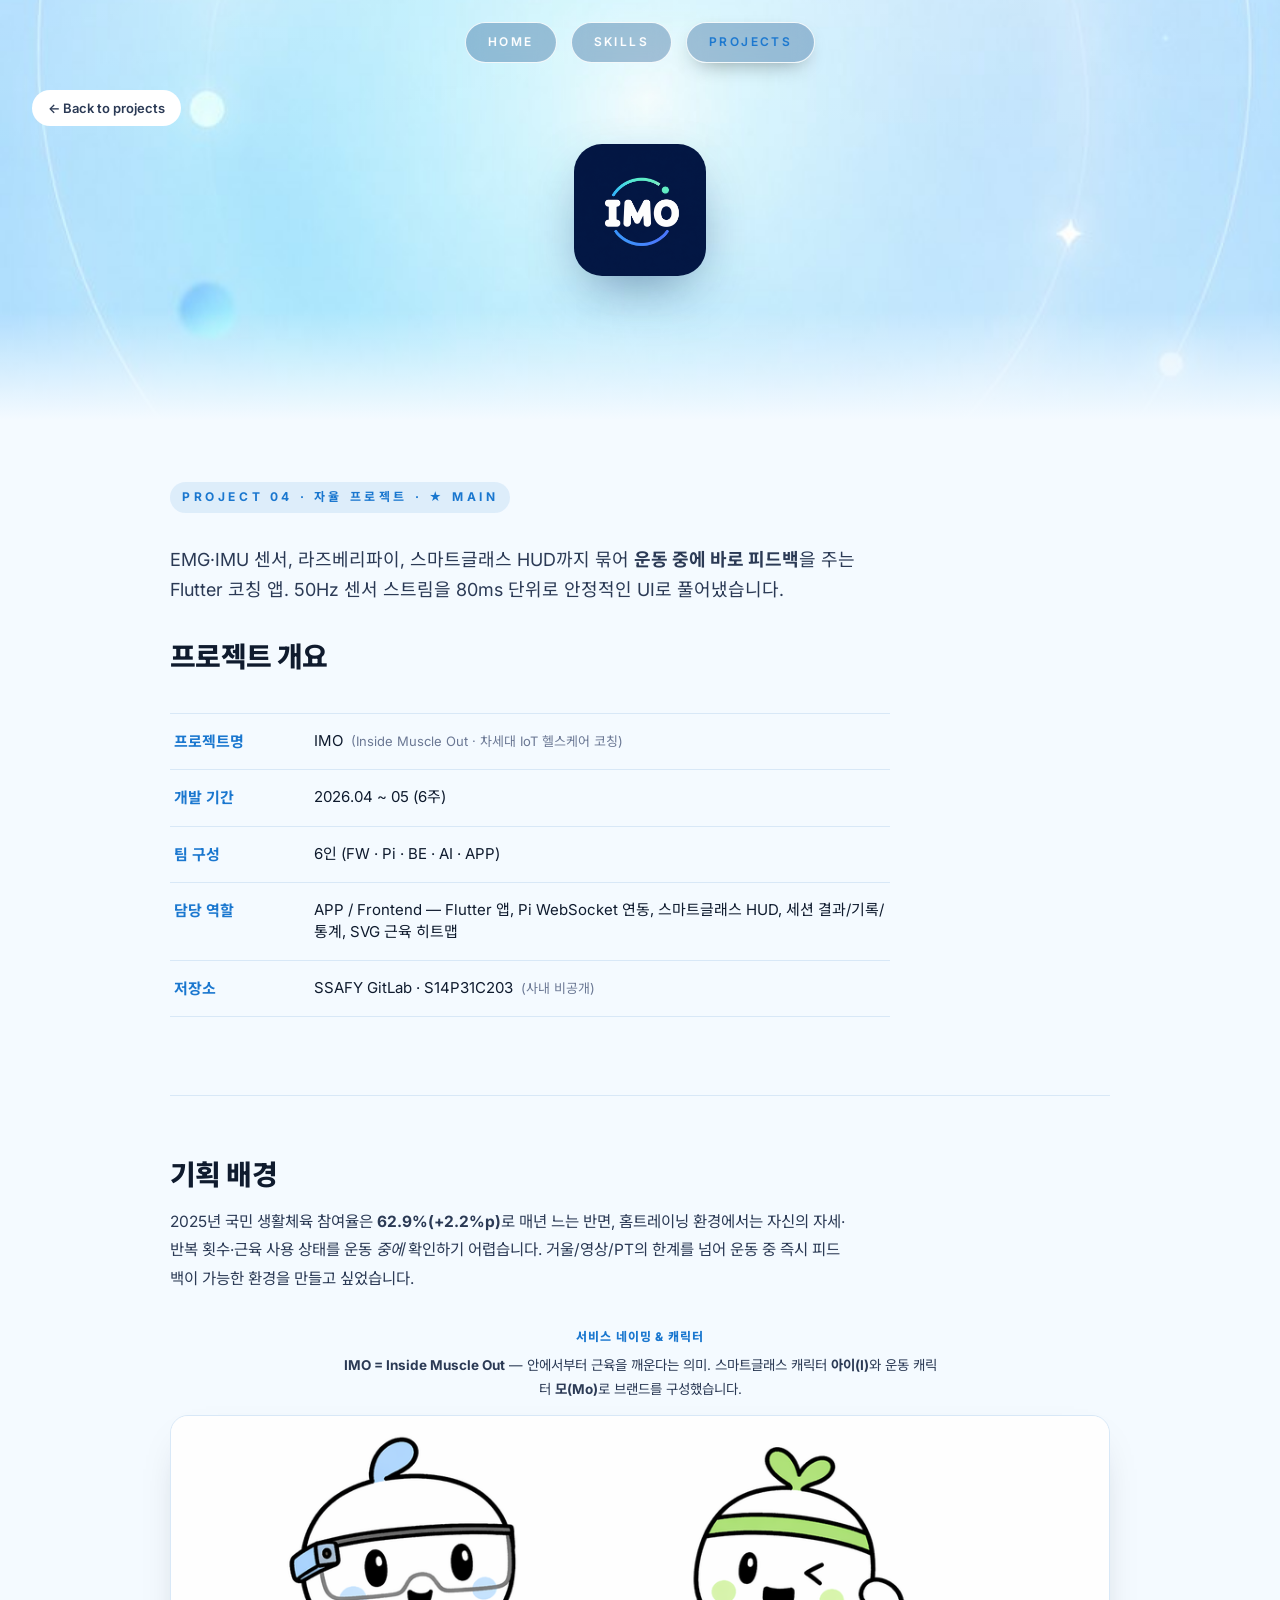
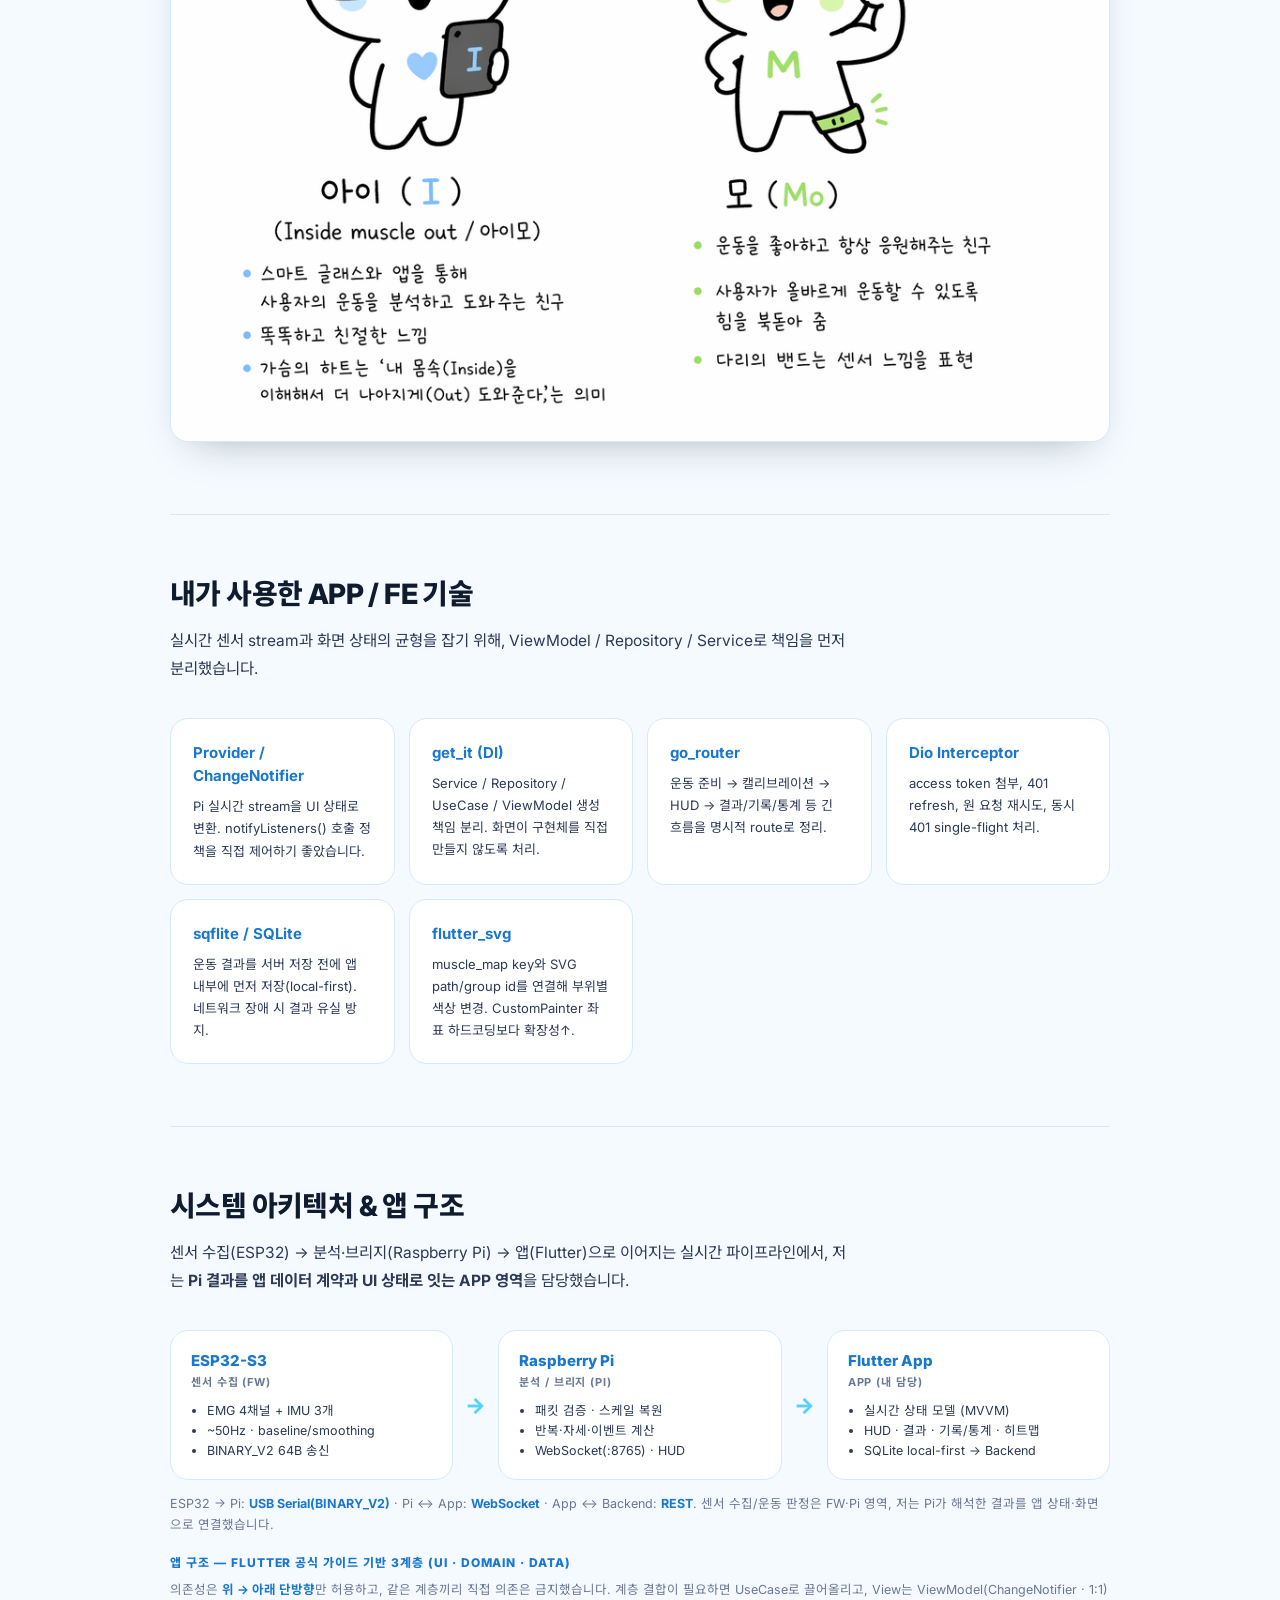
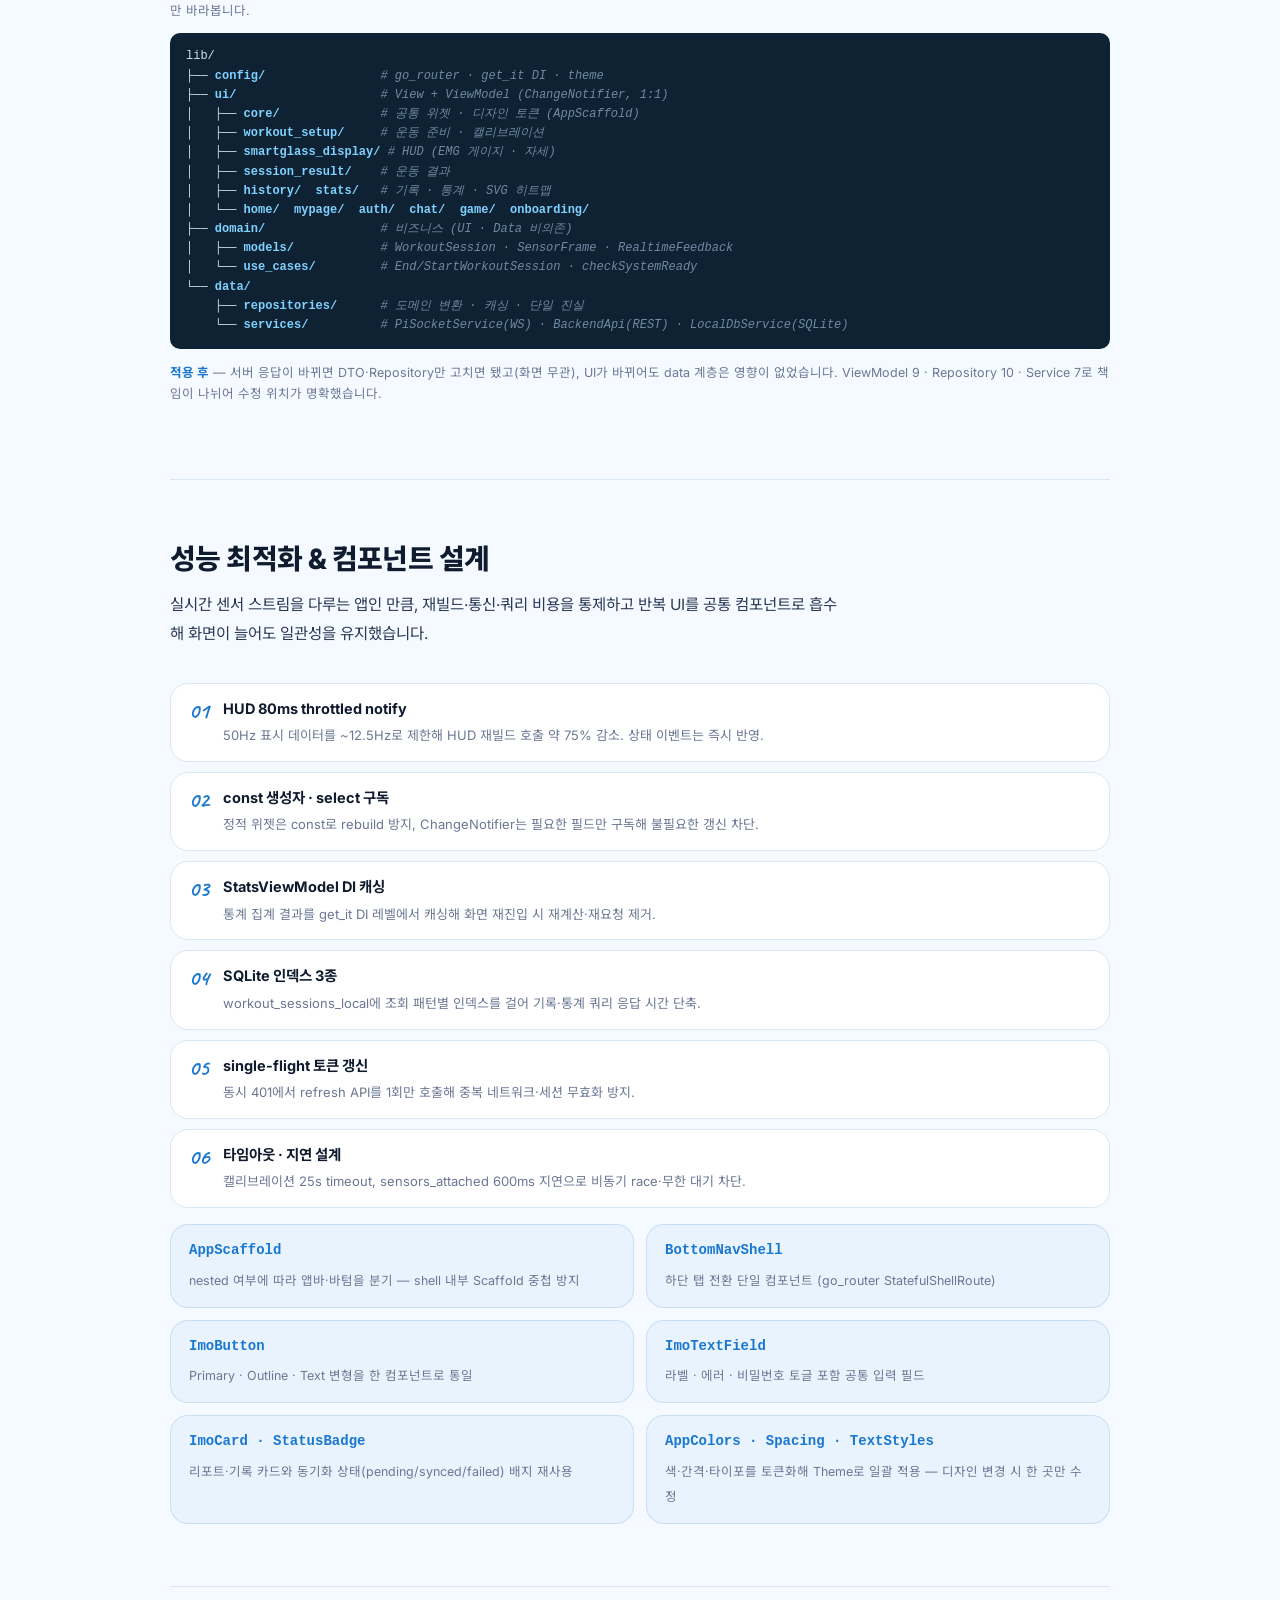
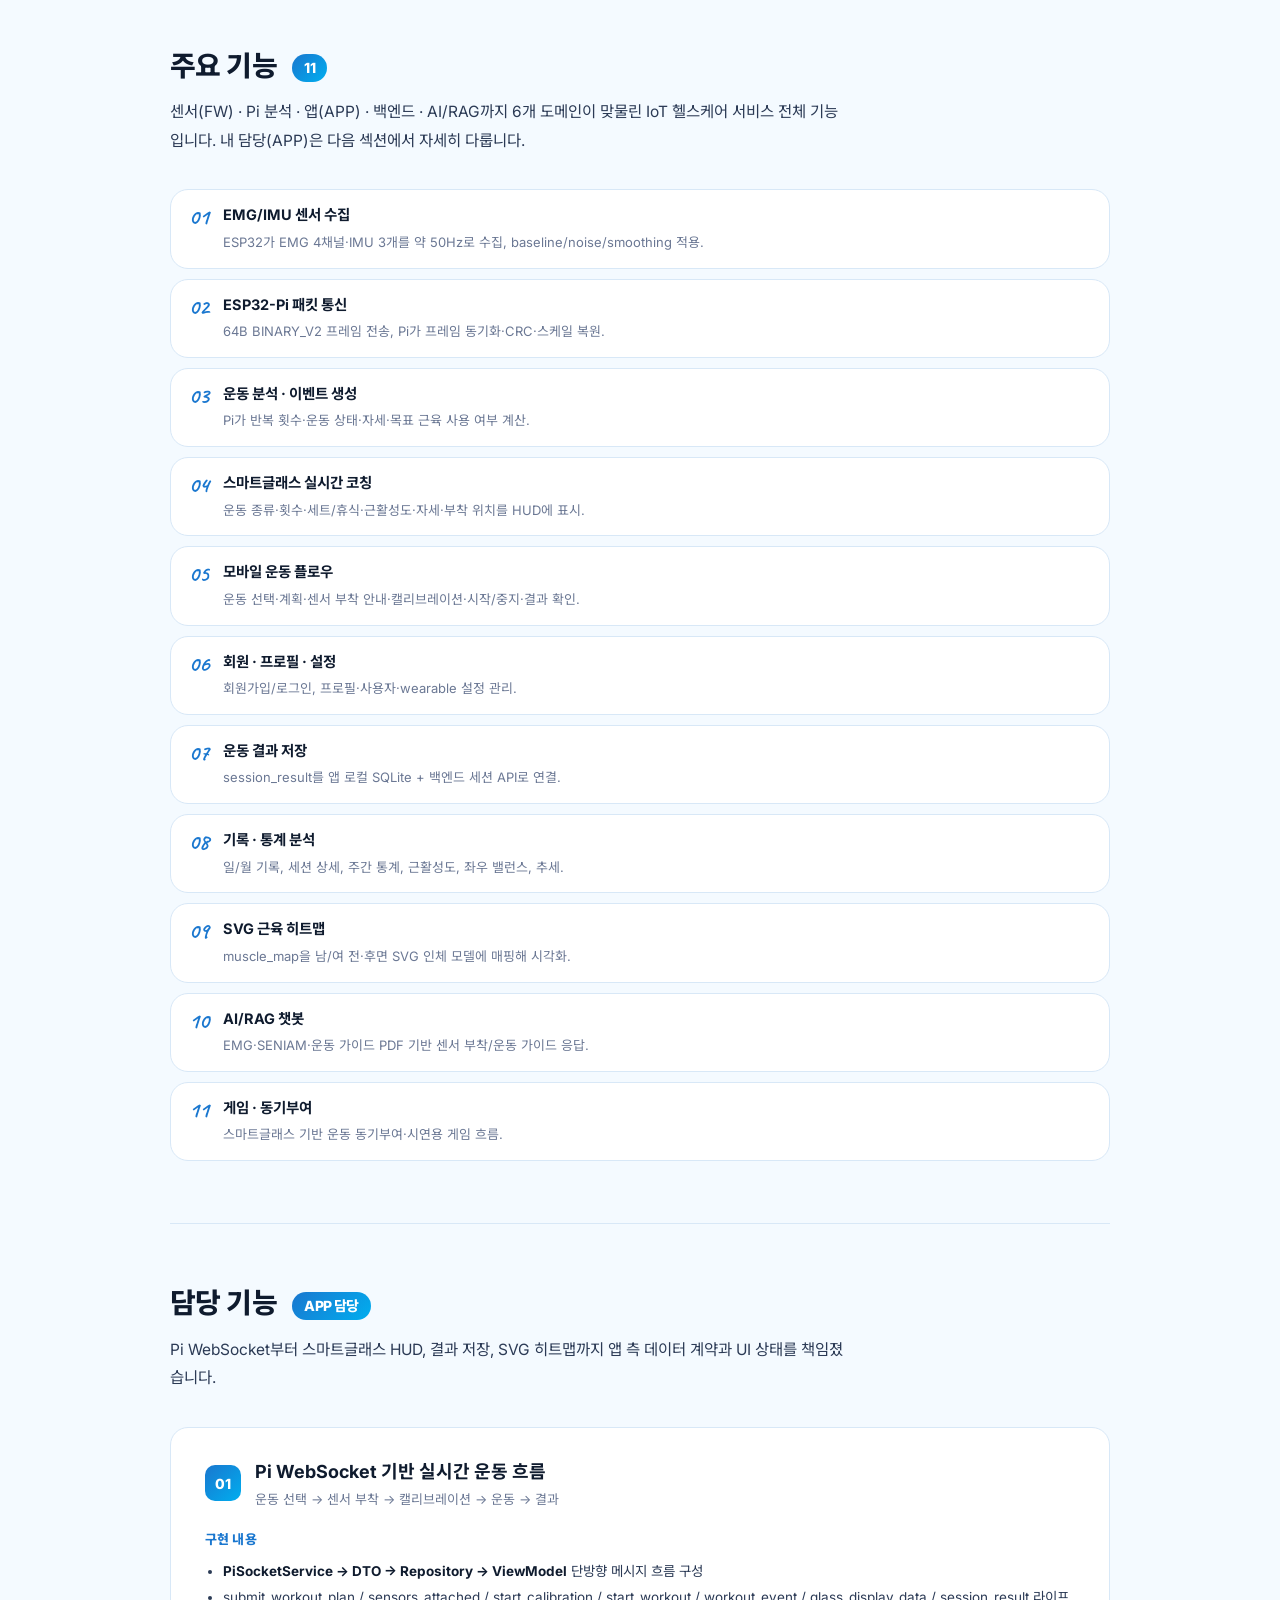
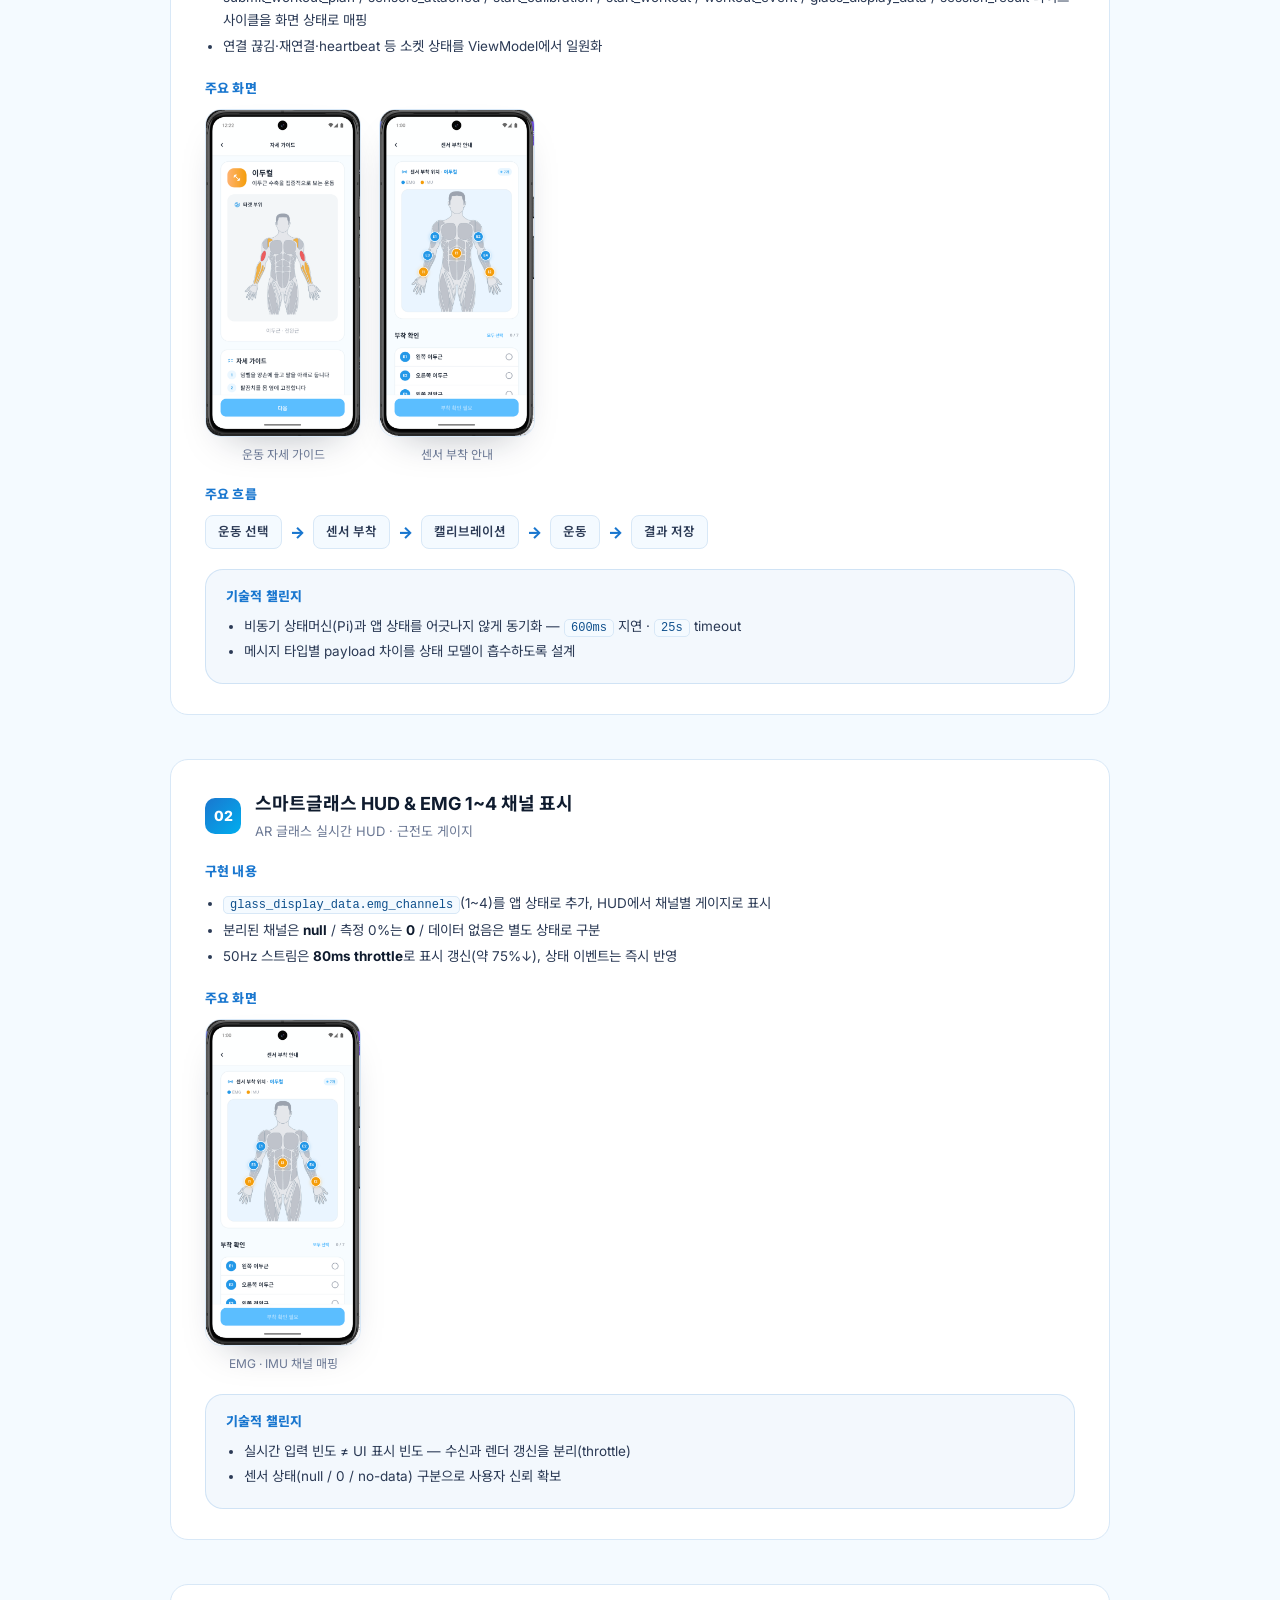
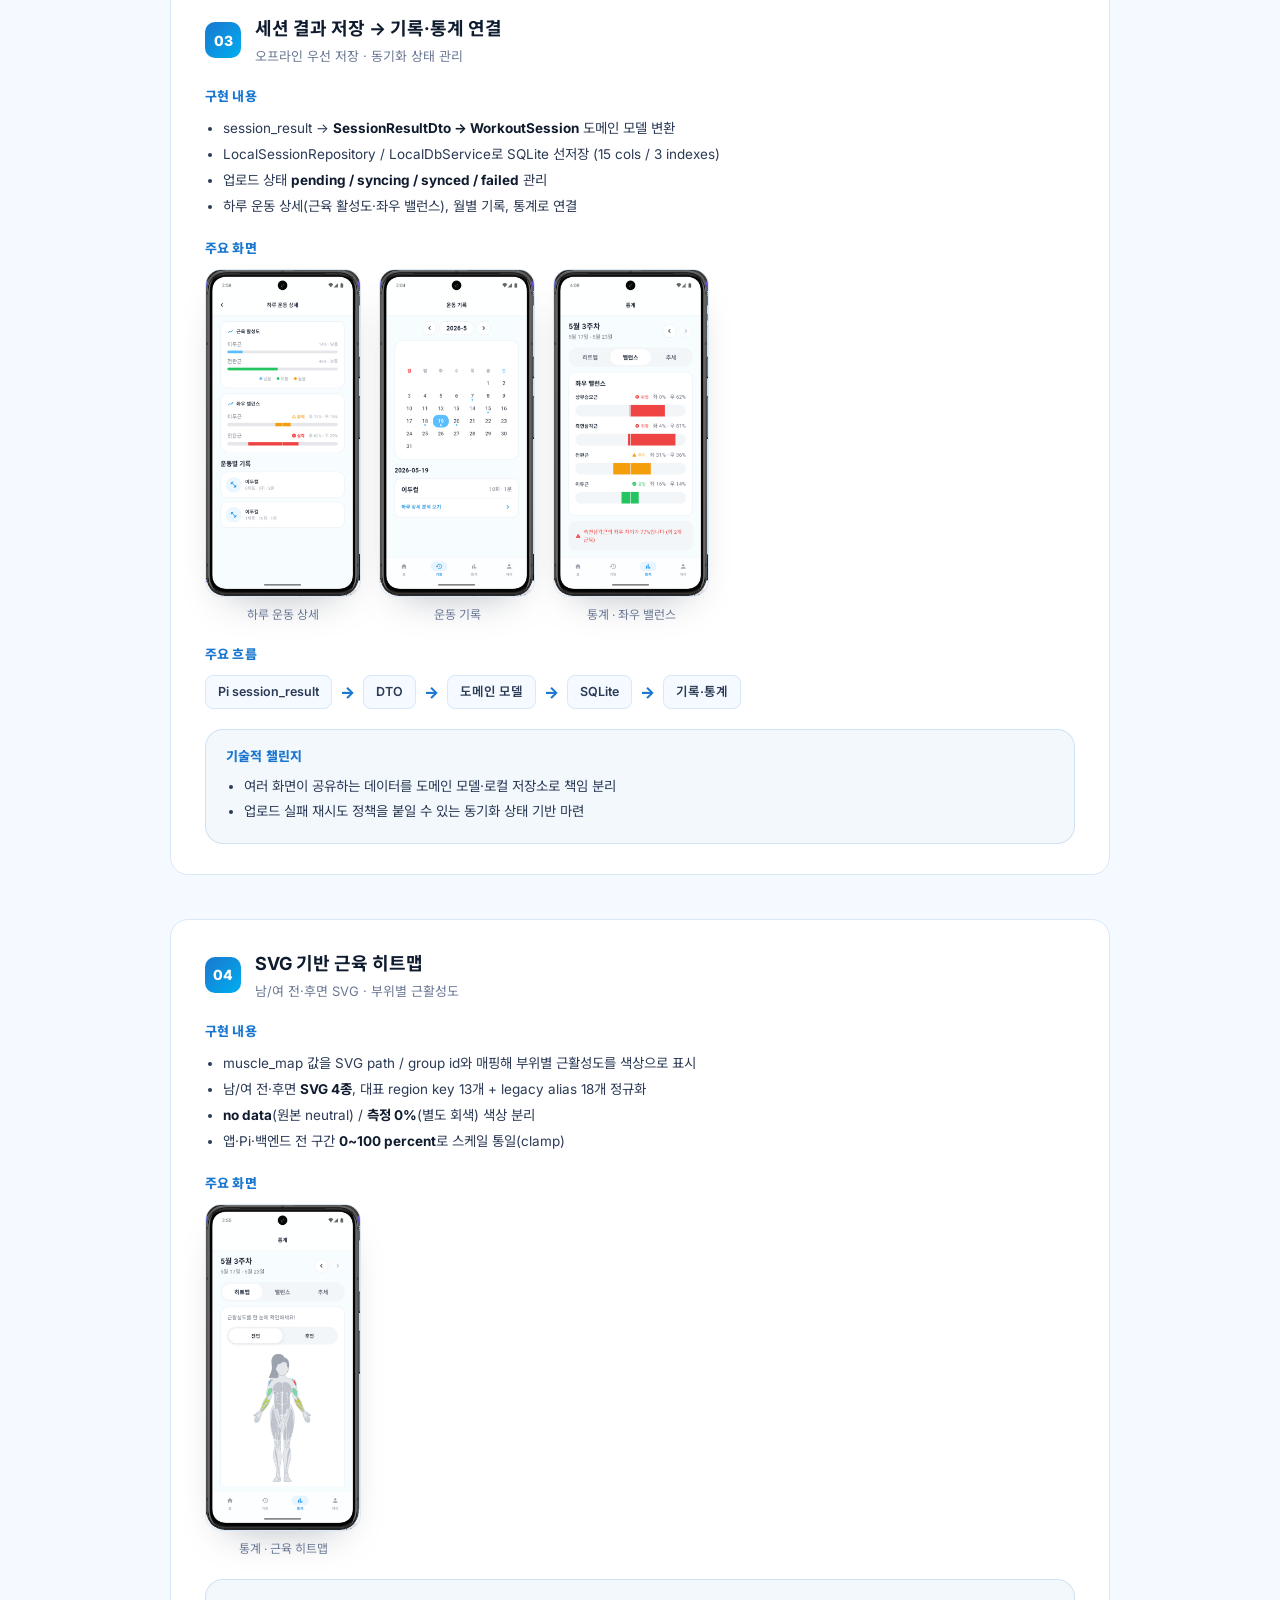
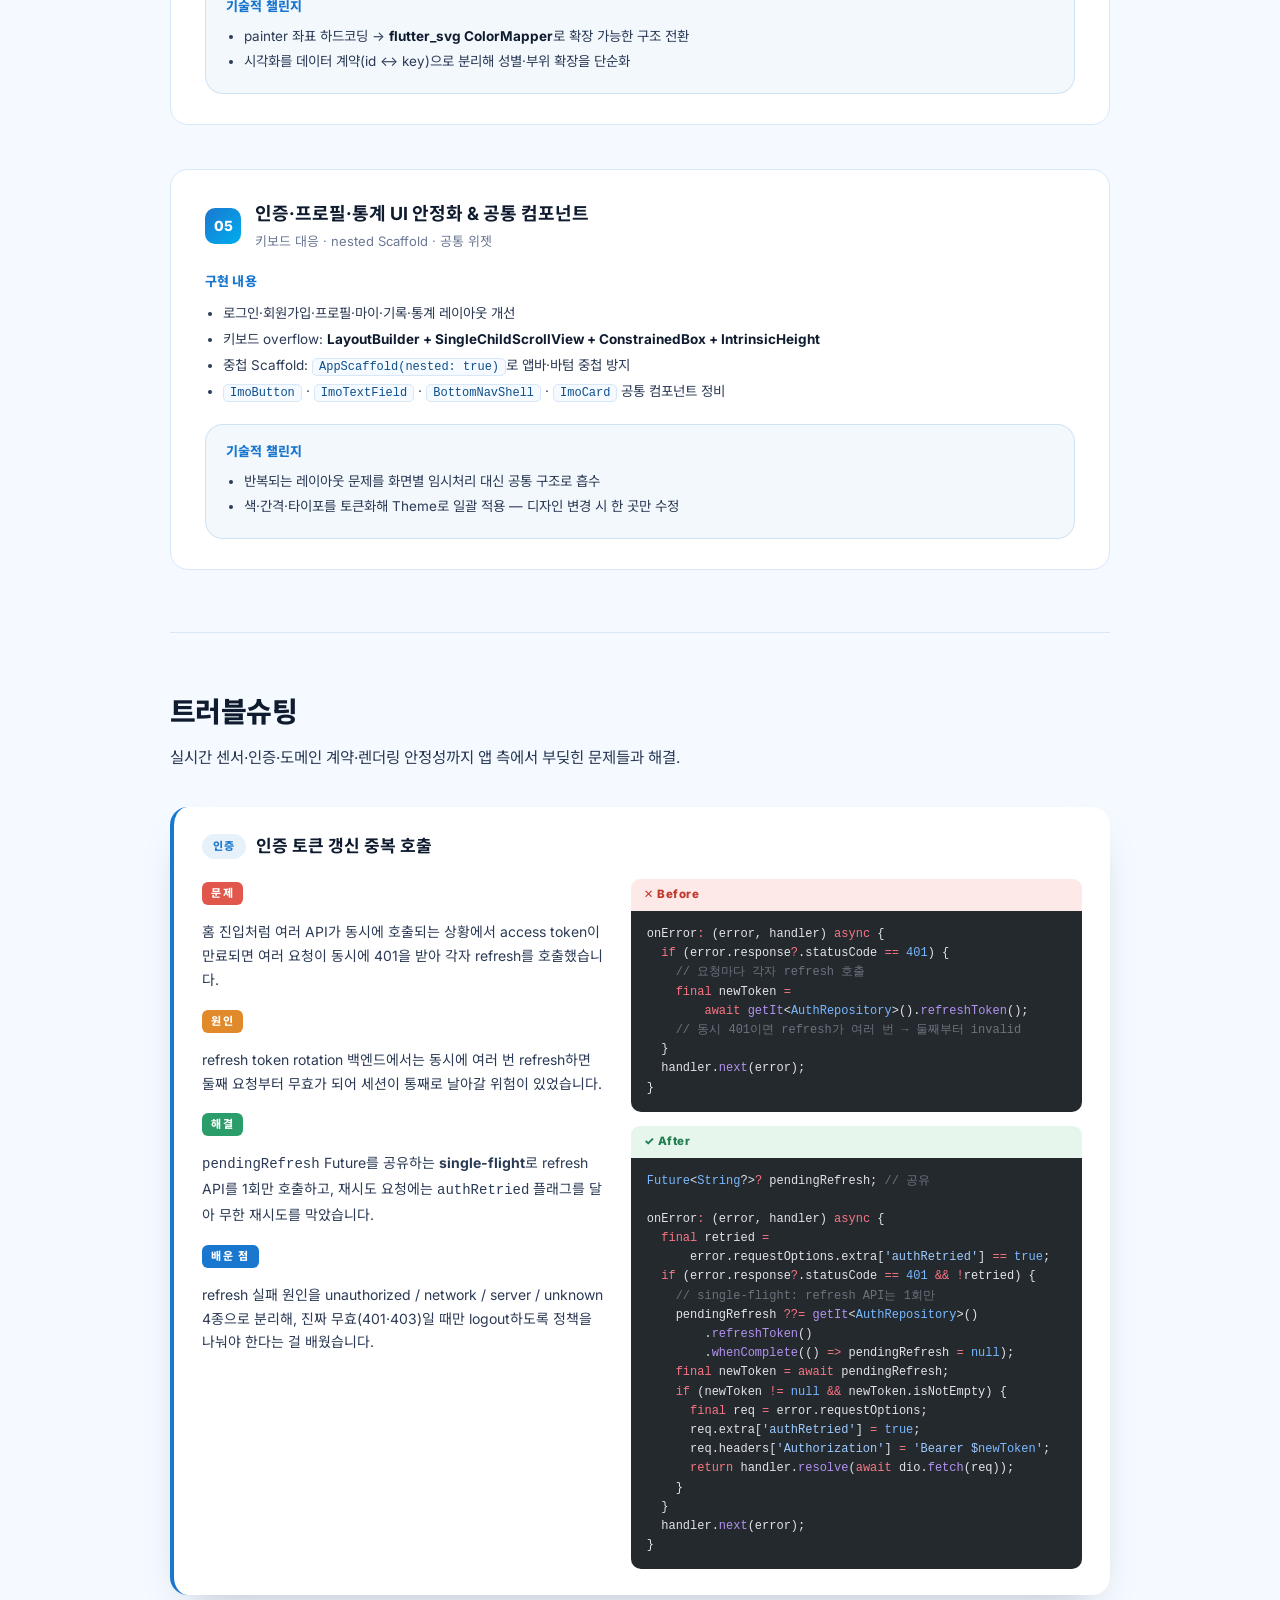
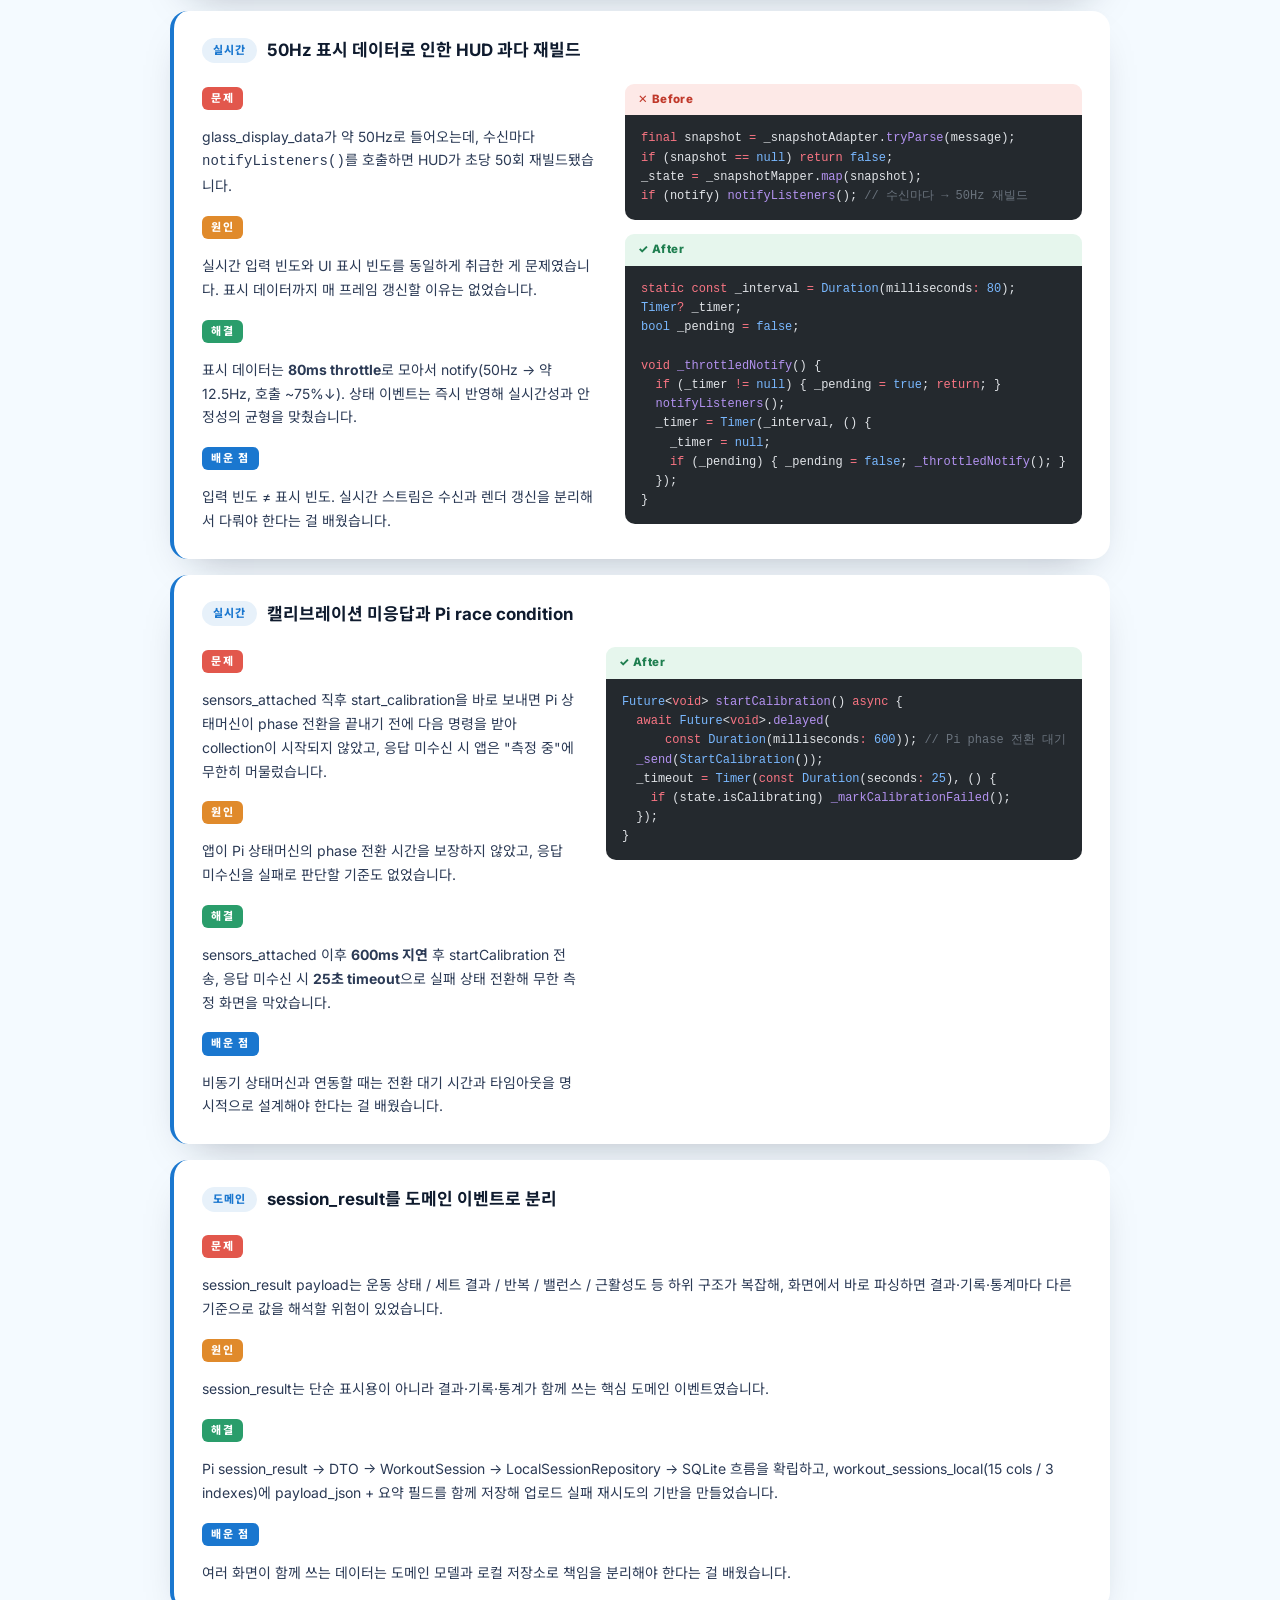
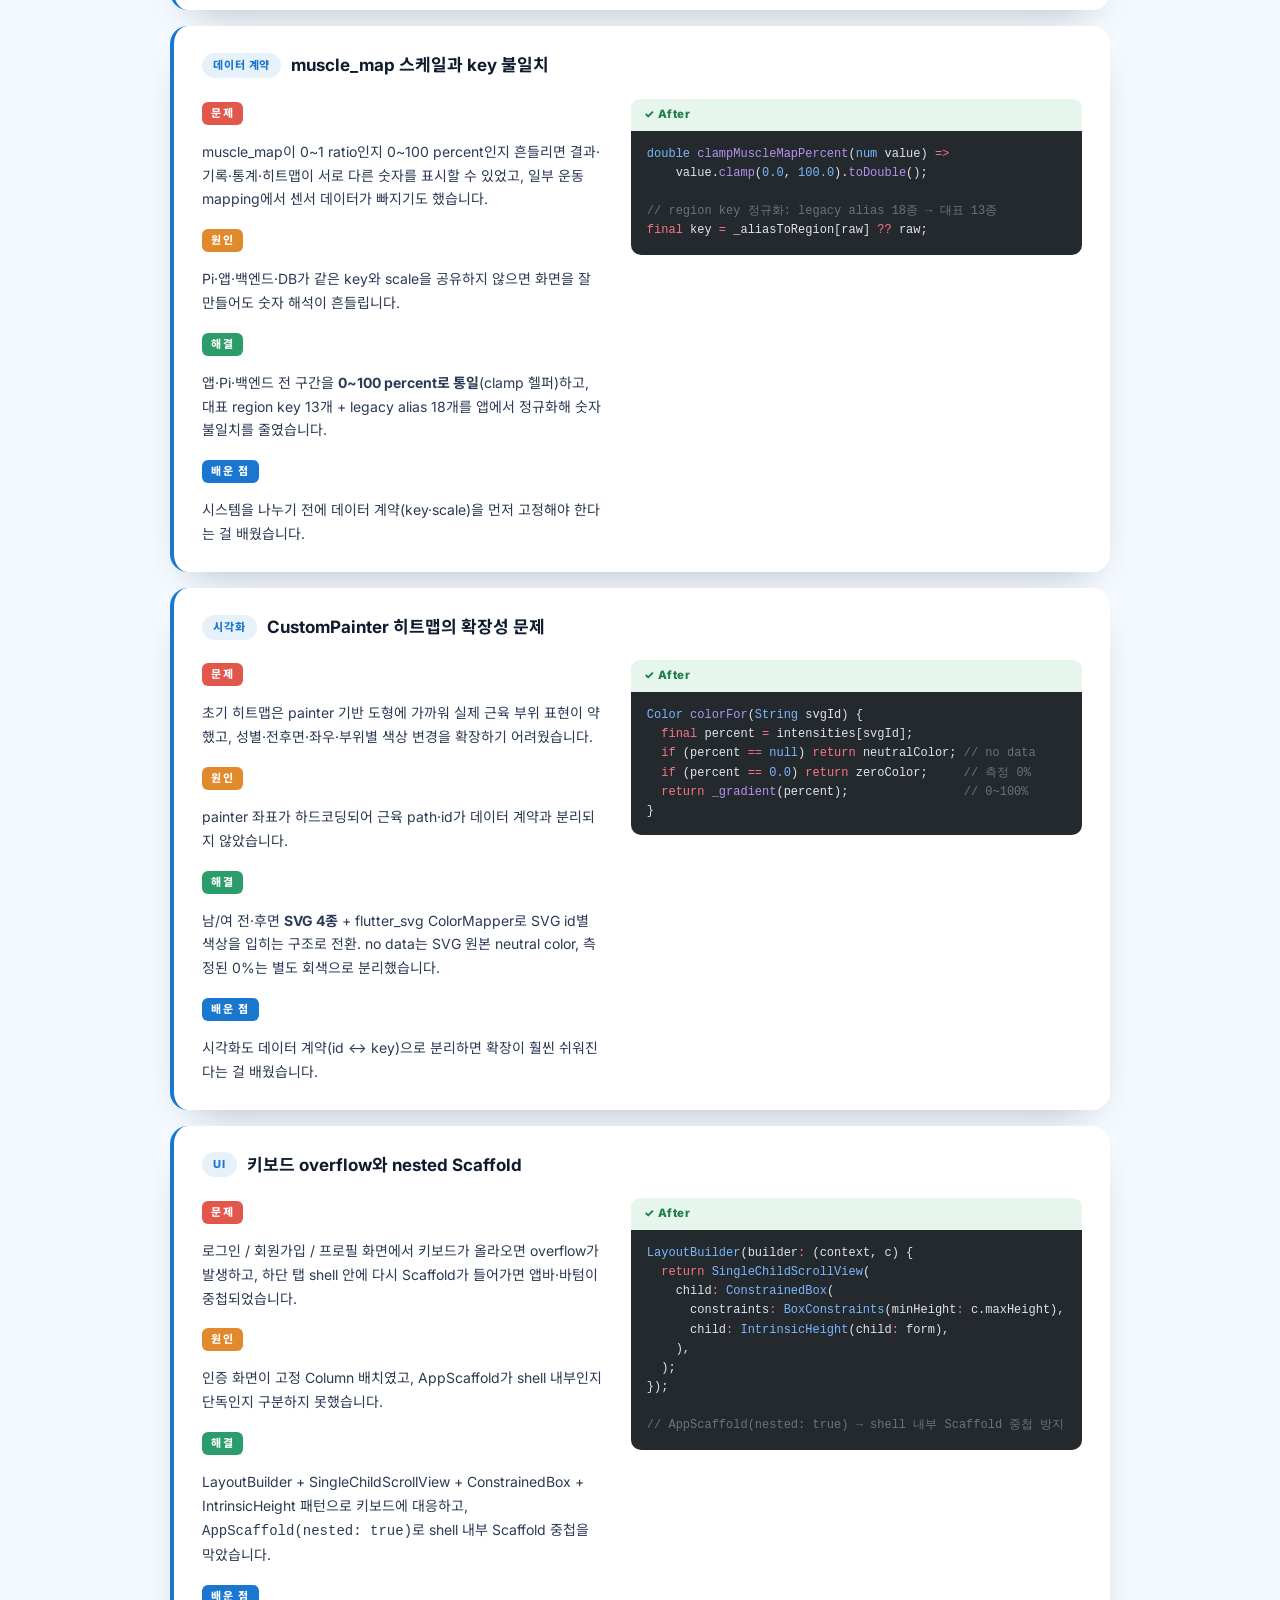
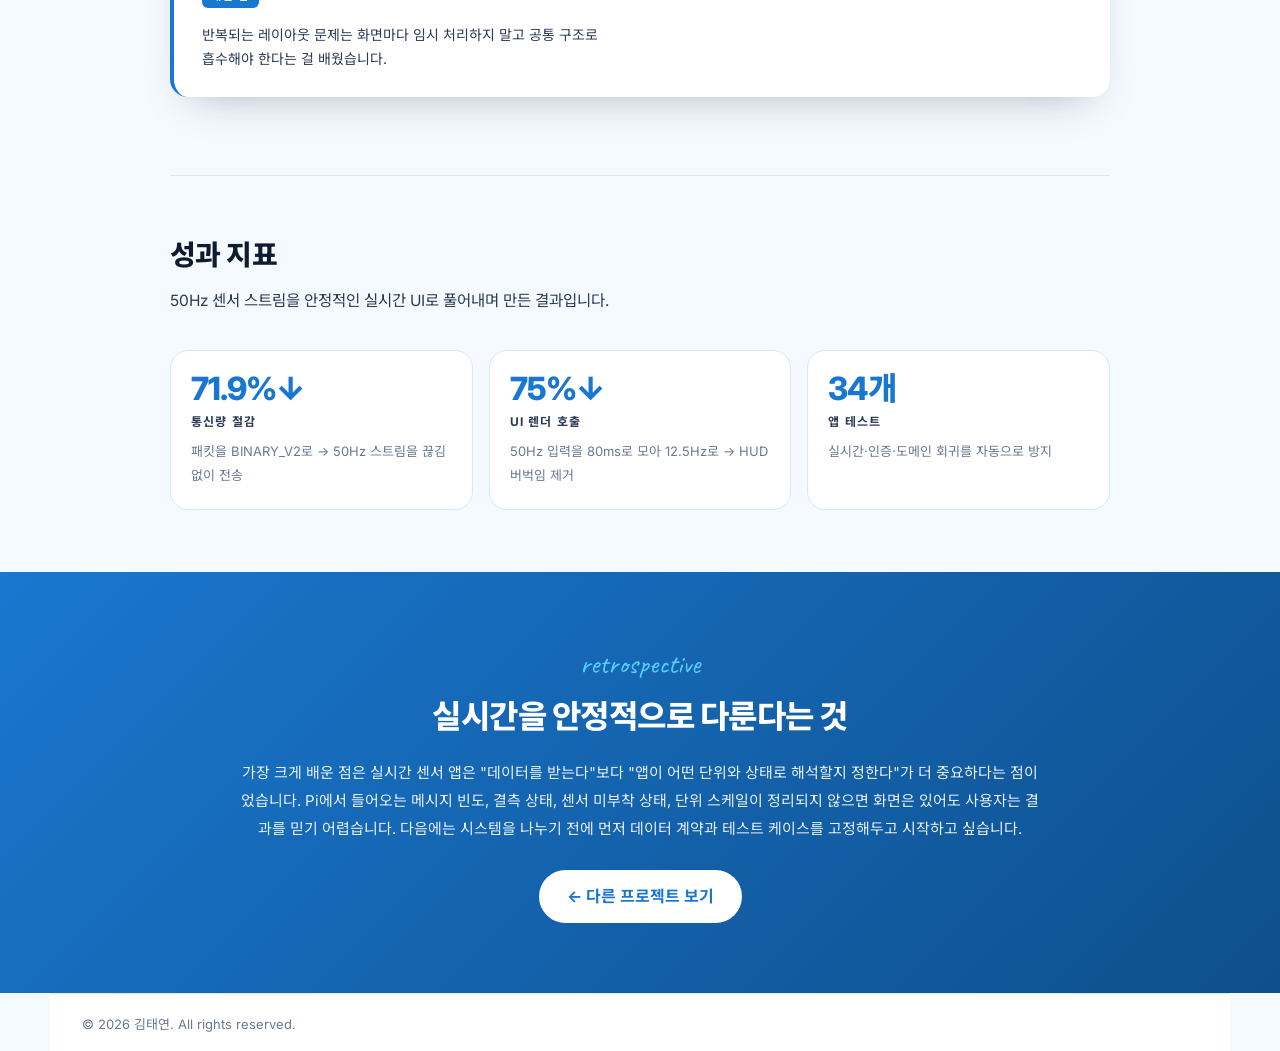
<file: projects/imo/index.html>
<!DOCTYPE html><html lang="ko"> <head><meta charset="UTF-8"><meta name="viewport" content="width=device-width, initial-scale=1.0"><title>IMO · 김태연 Portfolio</title><meta name="description" content="김태연 포트폴리오 - AI / Robotics Engineer"><link rel="preconnect" href="https://fonts.googleapis.com"><link rel="preconnect" href="https://fonts.gstatic.com" crossorigin><link href="https://fonts.googleapis.com/css2?family=Caveat:wght@500;700&family=Inter:wght@400;500;600;700;800;900&family=Noto+Sans+KR:wght@400;500;700;900&display=swap" rel="stylesheet"><link rel="stylesheet" href="/_astro/Footer.BlRjhFfs.css">
<link rel="stylesheet" href="/_astro/DetailLayout.DKQ0G_d5.css"></head> <body class="detail-body">  <nav class="capsule-nav-sticky show detail-nav"> <a href="/#introduce" class="cap-tab" data-section="introduce">HOME</a> <a href="/#skills" class="cap-tab" data-section="skills">SKILLS</a> <a href="/#projects" class="cap-tab active" data-section="projects">PROJECTS</a> </nav>   <header class="detail-hero imo-hero"> <a href="/#projects" class="back-link">← Back to projects</a> <img class="imo-hero-logo" src="/assets/imo/imo-logo.png" alt="IMO"> </header>  <section class="detail-section"> <div class="detail-section-inner"> <span class="detail-eyebrow">PROJECT 04 · 자율 프로젝트 · ★ MAIN</span> <p class="movwa-intro-tagline">
EMG·IMU 센서, 라즈베리파이, 스마트글래스 HUD까지 묶어 <strong>운동 중에 바로 피드백</strong>을 주는
        Flutter 코칭 앱. 50Hz 센서 스트림을 80ms 단위로 안정적인 UI로 풀어냈습니다.
</p> <div class="detail-section-head"> <h2 class="detail-section-title">프로젝트 개요</h2> </div> <dl class="overview-list"> <div class="overview-row"><dt>프로젝트명</dt><dd>IMO <span class="ov-sub">(Inside Muscle Out · 차세대 IoT 헬스케어 코칭)</span></dd></div> <div class="overview-row"><dt>개발 기간</dt><dd>2026.04 ~ 05 (6주)</dd></div> <div class="overview-row"><dt>팀 구성</dt><dd>6인 (FW · Pi · BE · AI · APP)</dd></div> <div class="overview-row"><dt>담당 역할</dt><dd>APP / Frontend — Flutter 앱, Pi WebSocket 연동, 스마트글래스 HUD, 세션 결과/기록/통계, SVG 근육 히트맵</dd></div> <div class="overview-row"><dt>저장소</dt><dd>SSAFY GitLab · S14P31C203 <span class="ov-sub">(사내 비공개)</span></dd></div> </dl> </div> </section>  <section class="detail-section"> <div class="detail-section-inner"> <div class="detail-section-head"> <h2 class="detail-section-title">기획 배경</h2> <p class="detail-section-lead">
2025년 국민 생활체육 참여율은 <strong>62.9%(+2.2%p)</strong>로 매년 느는 반면,
          홈트레이닝 환경에서는 자신의 자세·반복 횟수·근육 사용 상태를
          운동 <em>중에</em> 확인하기 어렵습니다.
          거울/영상/PT의 한계를 넘어 운동 중 즉시 피드백이 가능한 환경을 만들고 싶었습니다.
</p> </div> <div class="brand-block"> <div class="feature-label">서비스 네이밍 & 캐릭터</div> <p style="margin-bottom:14px;"> <strong>IMO = Inside Muscle Out</strong> — 안에서부터 근육을 깨운다는 의미.
          스마트글래스 캐릭터 <strong>아이(I)</strong>와 운동 캐릭터 <strong>모(Mo)</strong>로 브랜드를 구성했습니다.
</p> <figure class="shot shot-full" style="margin-top:0;"> <img src="/assets/imo/naming.png" alt="IMO 마스코트 아이(I) · 모(Mo) 네이밍" loading="lazy"> </figure> </div> </div> </section>  <section class="detail-section"> <div class="detail-section-inner"> <div class="detail-section-head"> <h2 class="detail-section-title">내가 사용한 APP / FE 기술</h2> <p class="detail-section-lead">
실시간 센서 stream과 화면 상태의 균형을 잡기 위해,
          ViewModel / Repository / Service로 책임을 먼저 분리했습니다.
</p> </div> <div class="stack-row"> <div class="stack-card"> <h4 class="stack-name">Provider / ChangeNotifier</h4> <p class="stack-reason">Pi 실시간 stream을 UI 상태로 변환. notifyListeners() 호출 정책을 직접 제어하기 좋았습니다.</p> </div> <div class="stack-card"> <h4 class="stack-name">get_it (DI)</h4> <p class="stack-reason">Service / Repository / UseCase / ViewModel 생성 책임 분리. 화면이 구현체를 직접 만들지 않도록 처리.</p> </div> <div class="stack-card"> <h4 class="stack-name">go_router</h4> <p class="stack-reason">운동 준비 → 캘리브레이션 → HUD → 결과/기록/통계 등 긴 흐름을 명시적 route로 정리.</p> </div> <div class="stack-card"> <h4 class="stack-name">Dio Interceptor</h4> <p class="stack-reason">access token 첨부, 401 refresh, 원 요청 재시도, 동시 401 single-flight 처리.</p> </div> <div class="stack-card"> <h4 class="stack-name">sqflite / SQLite</h4> <p class="stack-reason">운동 결과를 서버 저장 전에 앱 내부에 먼저 저장(local-first). 네트워크 장애 시 결과 유실 방지.</p> </div> <div class="stack-card"> <h4 class="stack-name">flutter_svg</h4> <p class="stack-reason">muscle_map key와 SVG path/group id를 연결해 부위별 색상 변경. CustomPainter 좌표 하드코딩보다 확장성↑.</p> </div> </div> </div> </section>  <section class="detail-section"> <div class="detail-section-inner"> <div class="detail-section-head"> <h2 class="detail-section-title">시스템 아키텍처 & 앱 구조</h2> <p class="detail-section-lead">
센서 수집(ESP32) → 분석·브리지(Raspberry Pi) → 앱(Flutter)으로 이어지는 실시간 파이프라인에서,
          저는 <strong>Pi 결과를 앱 데이터 계약과 UI 상태로 잇는 APP 영역</strong>을 담당했습니다.
</p> </div> <div class="arch-flow"> <div class="arch-node"> <h5>ESP32-S3</h5> <span class="arch-role">센서 수집 (FW)</span> <ul> <li>EMG 4채널 + IMU 3개</li> <li>~50Hz · baseline/smoothing</li> <li>BINARY_V2 64B 송신</li> </ul> </div> <span class="arch-arrow">→</span> <div class="arch-node"> <h5>Raspberry Pi</h5> <span class="arch-role">분석 / 브리지 (Pi)</span> <ul> <li>패킷 검증 · 스케일 복원</li> <li>반복·자세·이벤트 계산</li> <li>WebSocket(:8765) · HUD</li> </ul> </div> <span class="arch-arrow">→</span> <div class="arch-node"> <h5>Flutter App</h5> <span class="arch-role">APP (내 담당)</span> <ul> <li>실시간 상태 모델 (MVVM)</li> <li>HUD · 결과 · 기록/통계 · 히트맵</li> <li>SQLite local-first → Backend</li> </ul> </div> </div> <p class="arch-caption">
ESP32 → Pi: <b>USB Serial(BINARY_V2)</b> · Pi ↔ App: <b>WebSocket</b> · App ↔ Backend: <b>REST</b>.
        센서 수집/운동 판정은 FW·Pi 영역, 저는 Pi가 해석한 결과를 앱 상태·화면으로 연결했습니다.
</p> <div class="feature-label">앱 구조 — Flutter 공식 가이드 기반 3계층 (UI · Domain · Data)</div> <p class="arch-caption" style="margin: 0 0 12px;">
의존성은 <b>위 → 아래 단방향</b>만 허용하고, 같은 계층끼리 직접 의존은 금지했습니다.
        계층 결합이 필요하면 UseCase로 끌어올리고, View는 ViewModel(ChangeNotifier · 1:1)만 바라봅니다.
</p> <pre class="code-block">lib/
├── <span class="dir">config/</span>                <span class="cmt"># go_router · get_it DI · theme</span>
├── <span class="dir">ui/</span>                    <span class="cmt"># View + ViewModel (ChangeNotifier, 1:1)</span>
│   ├── <span class="dir">core/</span>              <span class="cmt"># 공통 위젯 · 디자인 토큰 (AppScaffold)</span>
│   ├── <span class="dir">workout_setup/</span>     <span class="cmt"># 운동 준비 · 캘리브레이션</span>
│   ├── <span class="dir">smartglass_display/</span> <span class="cmt"># HUD (EMG 게이지 · 자세)</span>
│   ├── <span class="dir">session_result/</span>    <span class="cmt"># 운동 결과</span>
│   ├── <span class="dir">history/  stats/</span>   <span class="cmt"># 기록 · 통계 · SVG 히트맵</span>
│   └── <span class="dir">home/  mypage/  auth/  chat/  game/  onboarding/</span>
├── <span class="dir">domain/</span>                <span class="cmt"># 비즈니스 (UI · Data 비의존)</span>
│   ├── <span class="dir">models/</span>            <span class="cmt"># WorkoutSession · SensorFrame · RealtimeFeedback</span>
│   └── <span class="dir">use_cases/</span>         <span class="cmt"># End/StartWorkoutSession · checkSystemReady</span>
└── <span class="dir">data/</span>
    ├── <span class="dir">repositories/</span>      <span class="cmt"># 도메인 변환 · 캐싱 · 단일 진실</span>
    └── <span class="dir">services/</span>          <span class="cmt"># PiSocketService(WS) · BackendApi(REST) · LocalDbService(SQLite)</span></pre> <p class="arch-caption"> <b>적용 후</b> — 서버 응답이 바뀌면 DTO·Repository만 고치면 됐고(화면 무관), UI가 바뀌어도 data 계층은 영향이 없었습니다.
        ViewModel 9 · Repository 10 · Service 7로 책임이 나뉘어 수정 위치가 명확했습니다.
</p> </div> </section>  <section class="detail-section"> <div class="detail-section-inner"> <div class="detail-section-head"> <h2 class="detail-section-title">성능 최적화 & 컴포넌트 설계</h2> <p class="detail-section-lead">
실시간 센서 스트림을 다루는 앱인 만큼, 재빌드·통신·쿼리 비용을 통제하고
          반복 UI를 공통 컴포넌트로 흡수해 화면이 늘어도 일관성을 유지했습니다.
</p> </div> <div class="allfeat-list"> <div class="allfeat-item"><span class="allfeat-num">01</span><div class="allfeat-text"><b>HUD 80ms throttled notify</b><span>50Hz 표시 데이터를 ~12.5Hz로 제한해 HUD 재빌드 호출 약 75% 감소. 상태 이벤트는 즉시 반영.</span></div></div> <div class="allfeat-item"><span class="allfeat-num">02</span><div class="allfeat-text"><b>const 생성자 · select 구독</b><span>정적 위젯은 const로 rebuild 방지, ChangeNotifier는 필요한 필드만 구독해 불필요한 갱신 차단.</span></div></div> <div class="allfeat-item"><span class="allfeat-num">03</span><div class="allfeat-text"><b>StatsViewModel DI 캐싱</b><span>통계 집계 결과를 get_it DI 레벨에서 캐싱해 화면 재진입 시 재계산·재요청 제거.</span></div></div> <div class="allfeat-item"><span class="allfeat-num">04</span><div class="allfeat-text"><b>SQLite 인덱스 3종</b><span>workout_sessions_local에 조회 패턴별 인덱스를 걸어 기록·통계 쿼리 응답 시간 단축.</span></div></div> <div class="allfeat-item"><span class="allfeat-num">05</span><div class="allfeat-text"><b>single-flight 토큰 갱신</b><span>동시 401에서 refresh API를 1회만 호출해 중복 네트워크·세션 무효화 방지.</span></div></div> <div class="allfeat-item"><span class="allfeat-num">06</span><div class="allfeat-text"><b>타임아웃 · 지연 설계</b><span>캘리브레이션 25s timeout, sensors_attached 600ms 지연으로 비동기 race·무한 대기 차단.</span></div></div> </div> <div class="comp-grid"> <div class="comp-card"> <b>AppScaffold</b> <span>nested 여부에 따라 앱바·바텀을 분기 — shell 내부 Scaffold 중첩 방지</span> </div> <div class="comp-card"> <b>BottomNavShell</b> <span>하단 탭 전환 단일 컴포넌트 (go_router StatefulShellRoute)</span> </div> <div class="comp-card"> <b>ImoButton</b> <span>Primary · Outline · Text 변형을 한 컴포넌트로 통일</span> </div> <div class="comp-card"> <b>ImoTextField</b> <span>라벨 · 에러 · 비밀번호 토글 포함 공통 입력 필드</span> </div> <div class="comp-card"> <b>ImoCard · StatusBadge</b> <span>리포트·기록 카드와 동기화 상태(pending/synced/failed) 배지 재사용</span> </div> <div class="comp-card"> <b>AppColors · Spacing · TextStyles</b> <span>색·간격·타이포를 토큰화해 Theme로 일괄 적용 — 디자인 변경 시 한 곳만 수정</span> </div> </div> </div> </section>  <section class="detail-section"> <div class="detail-section-inner"> <div class="detail-section-head"> <h2 class="detail-section-title">주요 기능 <span class="section-count">11</span></h2> <p class="detail-section-lead">
센서(FW) · Pi 분석 · 앱(APP) · 백엔드 · AI/RAG까지 6개 도메인이 맞물린 IoT 헬스케어 서비스 전체 기능입니다.
          내 담당(APP)은 다음 섹션에서 자세히 다룹니다.
</p> </div> <div class="allfeat-list"> <div class="allfeat-item"><span class="allfeat-num">01</span><div class="allfeat-text"><b>EMG/IMU 센서 수집</b><span>ESP32가 EMG 4채널·IMU 3개를 약 50Hz로 수집, baseline/noise/smoothing 적용.</span></div></div> <div class="allfeat-item"><span class="allfeat-num">02</span><div class="allfeat-text"><b>ESP32-Pi 패킷 통신</b><span>64B BINARY_V2 프레임 전송, Pi가 프레임 동기화·CRC·스케일 복원.</span></div></div> <div class="allfeat-item"><span class="allfeat-num">03</span><div class="allfeat-text"><b>운동 분석 · 이벤트 생성</b><span>Pi가 반복 횟수·운동 상태·자세·목표 근육 사용 여부 계산.</span></div></div> <div class="allfeat-item"><span class="allfeat-num">04</span><div class="allfeat-text"><b>스마트글래스 실시간 코칭</b><span>운동 종류·횟수·세트/휴식·근활성도·자세·부착 위치를 HUD에 표시.</span></div></div> <div class="allfeat-item"><span class="allfeat-num">05</span><div class="allfeat-text"><b>모바일 운동 플로우</b><span>운동 선택·계획·센서 부착 안내·캘리브레이션·시작/중지·결과 확인.</span></div></div> <div class="allfeat-item"><span class="allfeat-num">06</span><div class="allfeat-text"><b>회원 · 프로필 · 설정</b><span>회원가입/로그인, 프로필·사용자·wearable 설정 관리.</span></div></div> <div class="allfeat-item"><span class="allfeat-num">07</span><div class="allfeat-text"><b>운동 결과 저장</b><span>session_result를 앱 로컬 SQLite + 백엔드 세션 API로 연결.</span></div></div> <div class="allfeat-item"><span class="allfeat-num">08</span><div class="allfeat-text"><b>기록 · 통계 분석</b><span>일/월 기록, 세션 상세, 주간 통계, 근활성도, 좌우 밸런스, 추세.</span></div></div> <div class="allfeat-item"><span class="allfeat-num">09</span><div class="allfeat-text"><b>SVG 근육 히트맵</b><span>muscle_map을 남/여 전·후면 SVG 인체 모델에 매핑해 시각화.</span></div></div> <div class="allfeat-item"><span class="allfeat-num">10</span><div class="allfeat-text"><b>AI/RAG 챗봇</b><span>EMG·SENIAM·운동 가이드 PDF 기반 센서 부착/운동 가이드 응답.</span></div></div> <div class="allfeat-item"><span class="allfeat-num">11</span><div class="allfeat-text"><b>게임 · 동기부여</b><span>스마트글래스 기반 운동 동기부여·시연용 게임 흐름.</span></div></div> </div> </div> </section>  <section class="detail-section"> <div class="detail-section-inner"> <div class="detail-section-head"> <h2 class="detail-section-title">담당 기능 <span class="section-count">APP 담당</span></h2> <p class="detail-section-lead">
Pi WebSocket부터 스마트글래스 HUD, 결과 저장, SVG 히트맵까지
          앱 측 데이터 계약과 UI 상태를 책임졌습니다.
</p> </div> <div class="feature-list"> <article class="feature-card"> <div class="feature-head"> <span class="feature-num">01</span> <div class="feature-headtext"> <h3 class="feature-title">Pi WebSocket 기반 실시간 운동 흐름</h3> <p class="feature-sub">운동 선택 → 센서 부착 → 캘리브레이션 → 운동 → 결과</p> </div> </div> <div class="frich"> <h4 class="frich-label">구현 내용</h4> <ul class="frich-list"> <li><strong>PiSocketService → DTO → Repository → ViewModel</strong> 단방향 메시지 흐름 구성</li> <li>submit_workout_plan / sensors_attached / start_calibration / start_workout / workout_event / glass_display_data / session_result 라이프사이클을 화면 상태로 매핑</li> <li>연결 끊김·재연결·heartbeat 등 소켓 상태를 ViewModel에서 일원화</li> </ul> </div> <div class="frich"> <h4 class="frich-label">주요 화면</h4> <div class="feature-shots"> <figure class="fshot"><img src="/assets/imo/imo-guide.png" alt="자세 가이드" loading="lazy"><figcaption>운동 자세 가이드</figcaption></figure> <figure class="fshot"><img src="/assets/imo/imo-sensor.png" alt="센서 부착 안내" loading="lazy"><figcaption>센서 부착 안내</figcaption></figure> </div> </div> <div class="frich"> <h4 class="frich-label">주요 흐름</h4> <div class="frich-flow"> <span>운동 선택</span><i>→</i><span>센서 부착</span><i>→</i><span>캘리브레이션</span><i>→</i><span>운동</span><i>→</i><span>결과 저장</span> </div> </div> <div class="frich-challenge"> <h4 class="frich-label">기술적 챌린지</h4> <ul class="frich-list"> <li>비동기 상태머신(Pi)과 앱 상태를 어긋나지 않게 동기화 — <code>600ms</code> 지연 · <code>25s</code> timeout</li> <li>메시지 타입별 payload 차이를 상태 모델이 흡수하도록 설계</li> </ul> </div> </article> <article class="feature-card"> <div class="feature-head"> <span class="feature-num">02</span> <div class="feature-headtext"> <h3 class="feature-title">스마트글래스 HUD & EMG 1~4 채널 표시</h3> <p class="feature-sub">AR 글래스 실시간 HUD · 근전도 게이지</p> </div> </div> <div class="frich"> <h4 class="frich-label">구현 내용</h4> <ul class="frich-list"> <li><code>glass_display_data.emg_channels</code>(1~4)를 앱 상태로 추가, HUD에서 채널별 게이지로 표시</li> <li>분리된 채널은 <strong>null</strong> / 측정 0%는 <strong>0</strong> / 데이터 없음은 별도 상태로 구분</li> <li>50Hz 스트림은 <strong>80ms throttle</strong>로 표시 갱신(약 75%↓), 상태 이벤트는 즉시 반영</li> </ul> </div> <div class="frich"> <h4 class="frich-label">주요 화면</h4> <div class="feature-shots"> <figure class="fshot"><img src="/assets/imo/imo-sensor.png" alt="EMG/IMU 센서 채널 매핑" loading="lazy"><figcaption>EMG · IMU 채널 매핑</figcaption></figure> </div> </div> <div class="frich-challenge"> <h4 class="frich-label">기술적 챌린지</h4> <ul class="frich-list"> <li>실시간 입력 빈도 ≠ UI 표시 빈도 — 수신과 렌더 갱신을 분리(throttle)</li> <li>센서 상태(null / 0 / no-data) 구분으로 사용자 신뢰 확보</li> </ul> </div> </article> <article class="feature-card"> <div class="feature-head"> <span class="feature-num">03</span> <div class="feature-headtext"> <h3 class="feature-title">세션 결과 저장 → 기록·통계 연결</h3> <p class="feature-sub">오프라인 우선 저장 · 동기화 상태 관리</p> </div> </div> <div class="frich"> <h4 class="frich-label">구현 내용</h4> <ul class="frich-list"> <li>session_result → <strong>SessionResultDto → WorkoutSession</strong> 도메인 모델 변환</li> <li>LocalSessionRepository / LocalDbService로 SQLite 선저장 (15 cols / 3 indexes)</li> <li>업로드 상태 <strong>pending / syncing / synced / failed</strong> 관리</li> <li>하루 운동 상세(근육 활성도·좌우 밸런스), 월별 기록, 통계로 연결</li> </ul> </div> <div class="frich"> <h4 class="frich-label">주요 화면</h4> <div class="feature-shots"> <figure class="fshot"><img src="/assets/imo/imo-day-detail.png" alt="하루 운동 상세" loading="lazy"><figcaption>하루 운동 상세</figcaption></figure> <figure class="fshot"><img src="/assets/imo/imo-history.png" alt="운동 기록 캘린더" loading="lazy"><figcaption>운동 기록</figcaption></figure> <figure class="fshot"><img src="/assets/imo/imo-balance.png" alt="통계 좌우 밸런스" loading="lazy"><figcaption>통계 · 좌우 밸런스</figcaption></figure> </div> </div> <div class="frich"> <h4 class="frich-label">주요 흐름</h4> <div class="frich-flow"> <span>Pi session_result</span><i>→</i><span>DTO</span><i>→</i><span>도메인 모델</span><i>→</i><span>SQLite</span><i>→</i><span>기록·통계</span> </div> </div> <div class="frich-challenge"> <h4 class="frich-label">기술적 챌린지</h4> <ul class="frich-list"> <li>여러 화면이 공유하는 데이터를 도메인 모델·로컬 저장소로 책임 분리</li> <li>업로드 실패 재시도 정책을 붙일 수 있는 동기화 상태 기반 마련</li> </ul> </div> </article> <article class="feature-card"> <div class="feature-head"> <span class="feature-num">04</span> <div class="feature-headtext"> <h3 class="feature-title">SVG 기반 근육 히트맵</h3> <p class="feature-sub">남/여 전·후면 SVG · 부위별 근활성도</p> </div> </div> <div class="frich"> <h4 class="frich-label">구현 내용</h4> <ul class="frich-list"> <li>muscle_map 값을 SVG path / group id와 매핑해 부위별 근활성도를 색상으로 표시</li> <li>남/여 전·후면 <strong>SVG 4종</strong>, 대표 region key 13개 + legacy alias 18개 정규화</li> <li><strong>no data</strong>(원본 neutral) / <strong>측정 0%</strong>(별도 회색) 색상 분리</li> <li>앱·Pi·백엔드 전 구간 <strong>0~100 percent</strong>로 스케일 통일(clamp)</li> </ul> </div> <div class="frich"> <h4 class="frich-label">주요 화면</h4> <div class="feature-shots"> <figure class="fshot"><img src="/assets/imo/imo-heatmap.png" alt="SVG 근육 히트맵" loading="lazy"><figcaption>통계 · 근육 히트맵</figcaption></figure> </div> </div> <div class="frich-challenge"> <h4 class="frich-label">기술적 챌린지</h4> <ul class="frich-list"> <li>painter 좌표 하드코딩 → <strong>flutter_svg ColorMapper</strong>로 확장 가능한 구조 전환</li> <li>시각화를 데이터 계약(id ↔ key)으로 분리해 성별·부위 확장을 단순화</li> </ul> </div> </article> <article class="feature-card"> <div class="feature-head"> <span class="feature-num">05</span> <div class="feature-headtext"> <h3 class="feature-title">인증·프로필·통계 UI 안정화 & 공통 컴포넌트</h3> <p class="feature-sub">키보드 대응 · nested Scaffold · 공통 위젯</p> </div> </div> <div class="frich"> <h4 class="frich-label">구현 내용</h4> <ul class="frich-list"> <li>로그인·회원가입·프로필·마이·기록·통계 레이아웃 개선</li> <li>키보드 overflow: <strong>LayoutBuilder + SingleChildScrollView + ConstrainedBox + IntrinsicHeight</strong></li> <li>중첩 Scaffold: <code>AppScaffold(nested: true)</code>로 앱바·바텀 중첩 방지</li> <li><code>ImoButton</code> · <code>ImoTextField</code> · <code>BottomNavShell</code> · <code>ImoCard</code> 공통 컴포넌트 정비</li> </ul> </div> <div class="frich-challenge"> <h4 class="frich-label">기술적 챌린지</h4> <ul class="frich-list"> <li>반복되는 레이아웃 문제를 화면별 임시처리 대신 공통 구조로 흡수</li> <li>색·간격·타이포를 토큰화해 Theme로 일괄 적용 — 디자인 변경 시 한 곳만 수정</li> </ul> </div> </article> </div> </div> </section>  <section class="detail-section"> <div class="detail-section-inner"> <div class="detail-section-head"> <h2 class="detail-section-title">트러블슈팅</h2> <p class="detail-section-lead">
실시간 센서·인증·도메인 계약·렌더링 안정성까지
          앱 측에서 부딪힌 문제들과 해결.
</p> </div> <div class="trouble-card tcard"> <div class="tcard-head"> <span class="tcard-tag">인증</span> <h3 class="tcard-title">인증 토큰 갱신 중복 호출</h3> </div> <div class="trouble-grid" style> <div class="tcol-text"> <div class="trow"><span class="trouble-label problem">문제</span><p class="trouble-text">홈 진입처럼 여러 API가 동시에 호출되는 상황에서 access token이 만료되면 여러 요청이 동시에 401을 받아 각자 refresh를 호출했습니다.</p></div> <div class="trow"><span class="trouble-label cause">원인</span><p class="trouble-text">refresh token rotation 백엔드에서는 동시에 여러 번 refresh하면 둘째 요청부터 무효가 되어 세션이 통째로 날아갈 위험이 있었습니다.</p></div> <div class="trow"><span class="trouble-label solve">해결</span><p class="trouble-text"><code>pendingRefresh</code> Future를 공유하는 <strong>single-flight</strong>로 refresh API를 1회만 호출하고, 재시도 요청에는 <code>authRetried</code> 플래그를 달아 무한 재시도를 막았습니다.</p></div> <div class="trow"><span class="trouble-label learn">배운 점</span><p class="trouble-text">refresh 실패 원인을 unauthorized / network / server / unknown 4종으로 분리해, 진짜 무효(401·403)일 때만 logout하도록 정책을 나눠야 한다는 걸 배웠습니다.</p></div> </div> <div class="tcol-code"> <div class="cp"> <div class="cp-head before">✕ Before</div> <pre class="astro-code github-dark" style="background-color:#24292e;color:#e1e4e8; overflow-x: auto;" tabindex="0" data-language="dart"><code><span class="line"><span style="color:#E1E4E8">onError</span><span style="color:#F97583">:</span><span style="color:#E1E4E8"> (error, handler) </span><span style="color:#F97583">async</span><span style="color:#E1E4E8"> {</span></span>
<span class="line"><span style="color:#F97583">  if</span><span style="color:#E1E4E8"> (error.response</span><span style="color:#F97583">?</span><span style="color:#E1E4E8">.statusCode </span><span style="color:#F97583">==</span><span style="color:#79B8FF"> 401</span><span style="color:#E1E4E8">) {</span></span>
<span class="line"><span style="color:#6A737D">    // 요청마다 각자 refresh 호출</span></span>
<span class="line"><span style="color:#F97583">    final</span><span style="color:#E1E4E8"> newToken </span><span style="color:#F97583">=</span></span>
<span class="line"><span style="color:#F97583">        await</span><span style="color:#B392F0"> getIt</span><span style="color:#E1E4E8">&#x3C;</span><span style="color:#79B8FF">AuthRepository</span><span style="color:#E1E4E8">>().</span><span style="color:#B392F0">refreshToken</span><span style="color:#E1E4E8">();</span></span>
<span class="line"><span style="color:#6A737D">    // 동시 401이면 refresh가 여러 번 → 둘째부터 invalid</span></span>
<span class="line"><span style="color:#E1E4E8">  }</span></span>
<span class="line"><span style="color:#E1E4E8">  handler.</span><span style="color:#B392F0">next</span><span style="color:#E1E4E8">(error);</span></span>
<span class="line"><span style="color:#E1E4E8">}</span></span></code></pre> </div> <div class="cp"> <div class="cp-head after">✓ After</div> <pre class="astro-code github-dark" style="background-color:#24292e;color:#e1e4e8; overflow-x: auto;" tabindex="0" data-language="dart"><code><span class="line"><span style="color:#79B8FF">Future</span><span style="color:#E1E4E8">&#x3C;</span><span style="color:#79B8FF">String</span><span style="color:#E1E4E8">?></span><span style="color:#F97583">?</span><span style="color:#E1E4E8"> pendingRefresh; </span><span style="color:#6A737D">// 공유</span></span>
<span class="line"></span>
<span class="line"><span style="color:#E1E4E8">onError</span><span style="color:#F97583">:</span><span style="color:#E1E4E8"> (error, handler) </span><span style="color:#F97583">async</span><span style="color:#E1E4E8"> {</span></span>
<span class="line"><span style="color:#F97583">  final</span><span style="color:#E1E4E8"> retried </span><span style="color:#F97583">=</span></span>
<span class="line"><span style="color:#E1E4E8">      error.requestOptions.extra[</span><span style="color:#9ECBFF">'authRetried'</span><span style="color:#E1E4E8">] </span><span style="color:#F97583">==</span><span style="color:#79B8FF"> true</span><span style="color:#E1E4E8">;</span></span>
<span class="line"><span style="color:#F97583">  if</span><span style="color:#E1E4E8"> (error.response</span><span style="color:#F97583">?</span><span style="color:#E1E4E8">.statusCode </span><span style="color:#F97583">==</span><span style="color:#79B8FF"> 401</span><span style="color:#F97583"> &#x26;&#x26;</span><span style="color:#F97583"> !</span><span style="color:#E1E4E8">retried) {</span></span>
<span class="line"><span style="color:#6A737D">    // single-flight: refresh API는 1회만</span></span>
<span class="line"><span style="color:#E1E4E8">    pendingRefresh </span><span style="color:#F97583">??=</span><span style="color:#B392F0"> getIt</span><span style="color:#E1E4E8">&#x3C;</span><span style="color:#79B8FF">AuthRepository</span><span style="color:#E1E4E8">>()</span></span>
<span class="line"><span style="color:#E1E4E8">        .</span><span style="color:#B392F0">refreshToken</span><span style="color:#E1E4E8">()</span></span>
<span class="line"><span style="color:#E1E4E8">        .</span><span style="color:#B392F0">whenComplete</span><span style="color:#E1E4E8">(() </span><span style="color:#F97583">=></span><span style="color:#E1E4E8"> pendingRefresh </span><span style="color:#F97583">=</span><span style="color:#79B8FF"> null</span><span style="color:#E1E4E8">);</span></span>
<span class="line"><span style="color:#F97583">    final</span><span style="color:#E1E4E8"> newToken </span><span style="color:#F97583">=</span><span style="color:#F97583"> await</span><span style="color:#E1E4E8"> pendingRefresh;</span></span>
<span class="line"><span style="color:#F97583">    if</span><span style="color:#E1E4E8"> (newToken </span><span style="color:#F97583">!=</span><span style="color:#79B8FF"> null</span><span style="color:#F97583"> &#x26;&#x26;</span><span style="color:#E1E4E8"> newToken.isNotEmpty) {</span></span>
<span class="line"><span style="color:#F97583">      final</span><span style="color:#E1E4E8"> req </span><span style="color:#F97583">=</span><span style="color:#E1E4E8"> error.requestOptions;</span></span>
<span class="line"><span style="color:#E1E4E8">      req.extra[</span><span style="color:#9ECBFF">'authRetried'</span><span style="color:#E1E4E8">] </span><span style="color:#F97583">=</span><span style="color:#79B8FF"> true</span><span style="color:#E1E4E8">;</span></span>
<span class="line"><span style="color:#E1E4E8">      req.headers[</span><span style="color:#9ECBFF">'Authorization'</span><span style="color:#E1E4E8">] </span><span style="color:#F97583">=</span><span style="color:#9ECBFF"> 'Bearer </span><span style="color:#9ECBFF">$</span><span style="color:#79B8FF">newToken</span><span style="color:#9ECBFF">'</span><span style="color:#E1E4E8">;</span></span>
<span class="line"><span style="color:#F97583">      return</span><span style="color:#E1E4E8"> handler.</span><span style="color:#B392F0">resolve</span><span style="color:#E1E4E8">(</span><span style="color:#F97583">await</span><span style="color:#E1E4E8"> dio.</span><span style="color:#B392F0">fetch</span><span style="color:#E1E4E8">(req));</span></span>
<span class="line"><span style="color:#E1E4E8">    }</span></span>
<span class="line"><span style="color:#E1E4E8">  }</span></span>
<span class="line"><span style="color:#E1E4E8">  handler.</span><span style="color:#B392F0">next</span><span style="color:#E1E4E8">(error);</span></span>
<span class="line"><span style="color:#E1E4E8">}</span></span></code></pre> </div> </div> </div> </div> <div class="trouble-card tcard"> <div class="tcard-head"> <span class="tcard-tag">실시간</span> <h3 class="tcard-title">50Hz 표시 데이터로 인한 HUD 과다 재빌드</h3> </div> <div class="trouble-grid" style> <div class="tcol-text"> <div class="trow"><span class="trouble-label problem">문제</span><p class="trouble-text">glass_display_data가 약 50Hz로 들어오는데, 수신마다 <code>notifyListeners()</code>를 호출하면 HUD가 초당 50회 재빌드됐습니다.</p></div> <div class="trow"><span class="trouble-label cause">원인</span><p class="trouble-text">실시간 입력 빈도와 UI 표시 빈도를 동일하게 취급한 게 문제였습니다. 표시 데이터까지 매 프레임 갱신할 이유는 없었습니다.</p></div> <div class="trow"><span class="trouble-label solve">해결</span><p class="trouble-text">표시 데이터는 <strong>80ms throttle</strong>로 모아서 notify(50Hz → 약 12.5Hz, 호출 ~75%↓). 상태 이벤트는 즉시 반영해 실시간성과 안정성의 균형을 맞췄습니다.</p></div> <div class="trow"><span class="trouble-label learn">배운 점</span><p class="trouble-text">입력 빈도 ≠ 표시 빈도. 실시간 스트림은 수신과 렌더 갱신을 분리해서 다뤄야 한다는 걸 배웠습니다.</p></div> </div> <div class="tcol-code"> <div class="cp"> <div class="cp-head before">✕ Before</div> <pre class="astro-code github-dark" style="background-color:#24292e;color:#e1e4e8; overflow-x: auto;" tabindex="0" data-language="dart"><code><span class="line"><span style="color:#F97583">final</span><span style="color:#E1E4E8"> snapshot </span><span style="color:#F97583">=</span><span style="color:#E1E4E8"> _snapshotAdapter.</span><span style="color:#B392F0">tryParse</span><span style="color:#E1E4E8">(message);</span></span>
<span class="line"><span style="color:#F97583">if</span><span style="color:#E1E4E8"> (snapshot </span><span style="color:#F97583">==</span><span style="color:#79B8FF"> null</span><span style="color:#E1E4E8">) </span><span style="color:#F97583">return</span><span style="color:#79B8FF"> false</span><span style="color:#E1E4E8">;</span></span>
<span class="line"><span style="color:#E1E4E8">_state </span><span style="color:#F97583">=</span><span style="color:#E1E4E8"> _snapshotMapper.</span><span style="color:#B392F0">map</span><span style="color:#E1E4E8">(snapshot);</span></span>
<span class="line"><span style="color:#F97583">if</span><span style="color:#E1E4E8"> (notify) </span><span style="color:#B392F0">notifyListeners</span><span style="color:#E1E4E8">(); </span><span style="color:#6A737D">// 수신마다 → 50Hz 재빌드</span></span></code></pre> </div> <div class="cp"> <div class="cp-head after">✓ After</div> <pre class="astro-code github-dark" style="background-color:#24292e;color:#e1e4e8; overflow-x: auto;" tabindex="0" data-language="dart"><code><span class="line"><span style="color:#F97583">static</span><span style="color:#F97583"> const</span><span style="color:#E1E4E8"> _interval </span><span style="color:#F97583">=</span><span style="color:#79B8FF"> Duration</span><span style="color:#E1E4E8">(milliseconds</span><span style="color:#F97583">:</span><span style="color:#79B8FF"> 80</span><span style="color:#E1E4E8">);</span></span>
<span class="line"><span style="color:#79B8FF">Timer</span><span style="color:#F97583">?</span><span style="color:#E1E4E8"> _timer;</span></span>
<span class="line"><span style="color:#79B8FF">bool</span><span style="color:#E1E4E8"> _pending </span><span style="color:#F97583">=</span><span style="color:#79B8FF"> false</span><span style="color:#E1E4E8">;</span></span>
<span class="line"></span>
<span class="line"><span style="color:#F97583">void</span><span style="color:#B392F0"> _throttledNotify</span><span style="color:#E1E4E8">() {</span></span>
<span class="line"><span style="color:#F97583">  if</span><span style="color:#E1E4E8"> (_timer </span><span style="color:#F97583">!=</span><span style="color:#79B8FF"> null</span><span style="color:#E1E4E8">) { _pending </span><span style="color:#F97583">=</span><span style="color:#79B8FF"> true</span><span style="color:#E1E4E8">; </span><span style="color:#F97583">return</span><span style="color:#E1E4E8">; }</span></span>
<span class="line"><span style="color:#B392F0">  notifyListeners</span><span style="color:#E1E4E8">();</span></span>
<span class="line"><span style="color:#E1E4E8">  _timer </span><span style="color:#F97583">=</span><span style="color:#79B8FF"> Timer</span><span style="color:#E1E4E8">(_interval, () {</span></span>
<span class="line"><span style="color:#E1E4E8">    _timer </span><span style="color:#F97583">=</span><span style="color:#79B8FF"> null</span><span style="color:#E1E4E8">;</span></span>
<span class="line"><span style="color:#F97583">    if</span><span style="color:#E1E4E8"> (_pending) { _pending </span><span style="color:#F97583">=</span><span style="color:#79B8FF"> false</span><span style="color:#E1E4E8">; </span><span style="color:#B392F0">_throttledNotify</span><span style="color:#E1E4E8">(); }</span></span>
<span class="line"><span style="color:#E1E4E8">  });</span></span>
<span class="line"><span style="color:#E1E4E8">}</span></span></code></pre> </div> </div> </div> </div> <div class="trouble-card tcard"> <div class="tcard-head"> <span class="tcard-tag">실시간</span> <h3 class="tcard-title">캘리브레이션 미응답과 Pi race condition</h3> </div> <div class="trouble-grid" style> <div class="tcol-text"> <div class="trow"><span class="trouble-label problem">문제</span><p class="trouble-text">sensors_attached 직후 start_calibration을 바로 보내면 Pi 상태머신이 phase 전환을 끝내기 전에 다음 명령을 받아 collection이 시작되지 않았고, 응답 미수신 시 앱은 "측정 중"에 무한히 머물렀습니다.</p></div> <div class="trow"><span class="trouble-label cause">원인</span><p class="trouble-text">앱이 Pi 상태머신의 phase 전환 시간을 보장하지 않았고, 응답 미수신을 실패로 판단할 기준도 없었습니다.</p></div> <div class="trow"><span class="trouble-label solve">해결</span><p class="trouble-text">sensors_attached 이후 <strong>600ms 지연</strong> 후 startCalibration 전송, 응답 미수신 시 <strong>25초 timeout</strong>으로 실패 상태 전환해 무한 측정 화면을 막았습니다.</p></div> <div class="trow"><span class="trouble-label learn">배운 점</span><p class="trouble-text">비동기 상태머신과 연동할 때는 전환 대기 시간과 타임아웃을 명시적으로 설계해야 한다는 걸 배웠습니다.</p></div> </div> <div class="tcol-code">  <div class="cp"> <div class="cp-head after">✓ After</div> <pre class="astro-code github-dark" style="background-color:#24292e;color:#e1e4e8; overflow-x: auto;" tabindex="0" data-language="dart"><code><span class="line"><span style="color:#79B8FF">Future</span><span style="color:#E1E4E8">&#x3C;</span><span style="color:#F97583">void</span><span style="color:#E1E4E8">> </span><span style="color:#B392F0">startCalibration</span><span style="color:#E1E4E8">() </span><span style="color:#F97583">async</span><span style="color:#E1E4E8"> {</span></span>
<span class="line"><span style="color:#F97583">  await</span><span style="color:#79B8FF"> Future</span><span style="color:#E1E4E8">&#x3C;</span><span style="color:#F97583">void</span><span style="color:#E1E4E8">>.</span><span style="color:#B392F0">delayed</span><span style="color:#E1E4E8">(</span></span>
<span class="line"><span style="color:#F97583">      const</span><span style="color:#79B8FF"> Duration</span><span style="color:#E1E4E8">(milliseconds</span><span style="color:#F97583">:</span><span style="color:#79B8FF"> 600</span><span style="color:#E1E4E8">)); </span><span style="color:#6A737D">// Pi phase 전환 대기</span></span>
<span class="line"><span style="color:#B392F0">  _send</span><span style="color:#E1E4E8">(</span><span style="color:#79B8FF">StartCalibration</span><span style="color:#E1E4E8">());</span></span>
<span class="line"><span style="color:#E1E4E8">  _timeout </span><span style="color:#F97583">=</span><span style="color:#79B8FF"> Timer</span><span style="color:#E1E4E8">(</span><span style="color:#F97583">const</span><span style="color:#79B8FF"> Duration</span><span style="color:#E1E4E8">(seconds</span><span style="color:#F97583">:</span><span style="color:#79B8FF"> 25</span><span style="color:#E1E4E8">), () {</span></span>
<span class="line"><span style="color:#F97583">    if</span><span style="color:#E1E4E8"> (state.isCalibrating) </span><span style="color:#B392F0">_markCalibrationFailed</span><span style="color:#E1E4E8">();</span></span>
<span class="line"><span style="color:#E1E4E8">  });</span></span>
<span class="line"><span style="color:#E1E4E8">}</span></span></code></pre> </div> </div> </div> </div> <div class="trouble-card tcard"> <div class="tcard-head"> <span class="tcard-tag">도메인</span> <h3 class="tcard-title">session_result를 도메인 이벤트로 분리</h3> </div> <div class="trouble-grid" style="grid-template-columns: 1fr;"> <div class="tcol-text"> <div class="trow"><span class="trouble-label problem">문제</span><p class="trouble-text">session_result payload는 운동 상태 / 세트 결과 / 반복 / 밸런스 / 근활성도 등 하위 구조가 복잡해, 화면에서 바로 파싱하면 결과·기록·통계마다 다른 기준으로 값을 해석할 위험이 있었습니다.</p></div> <div class="trow"><span class="trouble-label cause">원인</span><p class="trouble-text">session_result는 단순 표시용이 아니라 결과·기록·통계가 함께 쓰는 핵심 도메인 이벤트였습니다.</p></div> <div class="trow"><span class="trouble-label solve">해결</span><p class="trouble-text">Pi session_result → DTO → WorkoutSession → LocalSessionRepository → SQLite 흐름을 확립하고, workout_sessions_local(15 cols / 3 indexes)에 payload_json + 요약 필드를 함께 저장해 업로드 실패 재시도의 기반을 만들었습니다.</p></div> <div class="trow"><span class="trouble-label learn">배운 점</span><p class="trouble-text">여러 화면이 함께 쓰는 데이터는 도메인 모델과 로컬 저장소로 책임을 분리해야 한다는 걸 배웠습니다.</p></div> </div>  </div> </div> <div class="trouble-card tcard"> <div class="tcard-head"> <span class="tcard-tag">데이터 계약</span> <h3 class="tcard-title">muscle_map 스케일과 key 불일치</h3> </div> <div class="trouble-grid" style> <div class="tcol-text"> <div class="trow"><span class="trouble-label problem">문제</span><p class="trouble-text">muscle_map이 0~1 ratio인지 0~100 percent인지 흔들리면 결과·기록·통계·히트맵이 서로 다른 숫자를 표시할 수 있었고, 일부 운동 mapping에서 센서 데이터가 빠지기도 했습니다.</p></div> <div class="trow"><span class="trouble-label cause">원인</span><p class="trouble-text">Pi·앱·백엔드·DB가 같은 key와 scale을 공유하지 않으면 화면을 잘 만들어도 숫자 해석이 흔들립니다.</p></div> <div class="trow"><span class="trouble-label solve">해결</span><p class="trouble-text">앱·Pi·백엔드 전 구간을 <strong>0~100 percent로 통일</strong>(clamp 헬퍼)하고, 대표 region key 13개 + legacy alias 18개를 앱에서 정규화해 숫자 불일치를 줄였습니다.</p></div> <div class="trow"><span class="trouble-label learn">배운 점</span><p class="trouble-text">시스템을 나누기 전에 데이터 계약(key·scale)을 먼저 고정해야 한다는 걸 배웠습니다.</p></div> </div> <div class="tcol-code">  <div class="cp"> <div class="cp-head after">✓ After</div> <pre class="astro-code github-dark" style="background-color:#24292e;color:#e1e4e8; overflow-x: auto;" tabindex="0" data-language="dart"><code><span class="line"><span style="color:#79B8FF">double</span><span style="color:#B392F0"> clampMuscleMapPercent</span><span style="color:#E1E4E8">(</span><span style="color:#79B8FF">num</span><span style="color:#E1E4E8"> value) </span><span style="color:#F97583">=></span></span>
<span class="line"><span style="color:#E1E4E8">    value.</span><span style="color:#B392F0">clamp</span><span style="color:#E1E4E8">(</span><span style="color:#79B8FF">0.0</span><span style="color:#E1E4E8">, </span><span style="color:#79B8FF">100.0</span><span style="color:#E1E4E8">).</span><span style="color:#B392F0">toDouble</span><span style="color:#E1E4E8">();</span></span>
<span class="line"></span>
<span class="line"><span style="color:#6A737D">// region key 정규화: legacy alias 18종 → 대표 13종</span></span>
<span class="line"><span style="color:#F97583">final</span><span style="color:#E1E4E8"> key </span><span style="color:#F97583">=</span><span style="color:#E1E4E8"> _aliasToRegion[raw] </span><span style="color:#F97583">??</span><span style="color:#E1E4E8"> raw;</span></span></code></pre> </div> </div> </div> </div> <div class="trouble-card tcard"> <div class="tcard-head"> <span class="tcard-tag">시각화</span> <h3 class="tcard-title">CustomPainter 히트맵의 확장성 문제</h3> </div> <div class="trouble-grid" style> <div class="tcol-text"> <div class="trow"><span class="trouble-label problem">문제</span><p class="trouble-text">초기 히트맵은 painter 기반 도형에 가까워 실제 근육 부위 표현이 약했고, 성별·전후면·좌우·부위별 색상 변경을 확장하기 어려웠습니다.</p></div> <div class="trow"><span class="trouble-label cause">원인</span><p class="trouble-text">painter 좌표가 하드코딩되어 근육 path·id가 데이터 계약과 분리되지 않았습니다.</p></div> <div class="trow"><span class="trouble-label solve">해결</span><p class="trouble-text">남/여 전·후면 <strong>SVG 4종</strong> + flutter_svg ColorMapper로 SVG id별 색상을 입히는 구조로 전환. no data는 SVG 원본 neutral color, 측정된 0%는 별도 회색으로 분리했습니다.</p></div> <div class="trow"><span class="trouble-label learn">배운 점</span><p class="trouble-text">시각화도 데이터 계약(id ↔ key)으로 분리하면 확장이 훨씬 쉬워진다는 걸 배웠습니다.</p></div> </div> <div class="tcol-code">  <div class="cp"> <div class="cp-head after">✓ After</div> <pre class="astro-code github-dark" style="background-color:#24292e;color:#e1e4e8; overflow-x: auto;" tabindex="0" data-language="dart"><code><span class="line"><span style="color:#79B8FF">Color</span><span style="color:#B392F0"> colorFor</span><span style="color:#E1E4E8">(</span><span style="color:#79B8FF">String</span><span style="color:#E1E4E8"> svgId) {</span></span>
<span class="line"><span style="color:#F97583">  final</span><span style="color:#E1E4E8"> percent </span><span style="color:#F97583">=</span><span style="color:#E1E4E8"> intensities[svgId];</span></span>
<span class="line"><span style="color:#F97583">  if</span><span style="color:#E1E4E8"> (percent </span><span style="color:#F97583">==</span><span style="color:#79B8FF"> null</span><span style="color:#E1E4E8">) </span><span style="color:#F97583">return</span><span style="color:#E1E4E8"> neutralColor; </span><span style="color:#6A737D">// no data</span></span>
<span class="line"><span style="color:#F97583">  if</span><span style="color:#E1E4E8"> (percent </span><span style="color:#F97583">==</span><span style="color:#79B8FF"> 0.0</span><span style="color:#E1E4E8">) </span><span style="color:#F97583">return</span><span style="color:#E1E4E8"> zeroColor;     </span><span style="color:#6A737D">// 측정 0%</span></span>
<span class="line"><span style="color:#F97583">  return</span><span style="color:#B392F0"> _gradient</span><span style="color:#E1E4E8">(percent);                </span><span style="color:#6A737D">// 0~100%</span></span>
<span class="line"><span style="color:#E1E4E8">}</span></span></code></pre> </div> </div> </div> </div> <div class="trouble-card tcard"> <div class="tcard-head"> <span class="tcard-tag">UI</span> <h3 class="tcard-title">키보드 overflow와 nested Scaffold</h3> </div> <div class="trouble-grid" style> <div class="tcol-text"> <div class="trow"><span class="trouble-label problem">문제</span><p class="trouble-text">로그인 / 회원가입 / 프로필 화면에서 키보드가 올라오면 overflow가 발생하고, 하단 탭 shell 안에 다시 Scaffold가 들어가면 앱바·바텀이 중첩되었습니다.</p></div> <div class="trow"><span class="trouble-label cause">원인</span><p class="trouble-text">인증 화면이 고정 Column 배치였고, AppScaffold가 shell 내부인지 단독인지 구분하지 못했습니다.</p></div> <div class="trow"><span class="trouble-label solve">해결</span><p class="trouble-text">LayoutBuilder + SingleChildScrollView + ConstrainedBox + IntrinsicHeight 패턴으로 키보드에 대응하고, <code>AppScaffold(nested: true)</code>로 shell 내부 Scaffold 중첩을 막았습니다.</p></div> <div class="trow"><span class="trouble-label learn">배운 점</span><p class="trouble-text">반복되는 레이아웃 문제는 화면마다 임시 처리하지 말고 공통 구조로 흡수해야 한다는 걸 배웠습니다.</p></div> </div> <div class="tcol-code">  <div class="cp"> <div class="cp-head after">✓ After</div> <pre class="astro-code github-dark" style="background-color:#24292e;color:#e1e4e8; overflow-x: auto;" tabindex="0" data-language="dart"><code><span class="line"><span style="color:#79B8FF">LayoutBuilder</span><span style="color:#E1E4E8">(builder</span><span style="color:#F97583">:</span><span style="color:#E1E4E8"> (context, c) {</span></span>
<span class="line"><span style="color:#F97583">  return</span><span style="color:#79B8FF"> SingleChildScrollView</span><span style="color:#E1E4E8">(</span></span>
<span class="line"><span style="color:#E1E4E8">    child</span><span style="color:#F97583">:</span><span style="color:#79B8FF"> ConstrainedBox</span><span style="color:#E1E4E8">(</span></span>
<span class="line"><span style="color:#E1E4E8">      constraints</span><span style="color:#F97583">:</span><span style="color:#79B8FF"> BoxConstraints</span><span style="color:#E1E4E8">(minHeight</span><span style="color:#F97583">:</span><span style="color:#E1E4E8"> c.maxHeight),</span></span>
<span class="line"><span style="color:#E1E4E8">      child</span><span style="color:#F97583">:</span><span style="color:#79B8FF"> IntrinsicHeight</span><span style="color:#E1E4E8">(child</span><span style="color:#F97583">:</span><span style="color:#E1E4E8"> form),</span></span>
<span class="line"><span style="color:#E1E4E8">    ),</span></span>
<span class="line"><span style="color:#E1E4E8">  );</span></span>
<span class="line"><span style="color:#E1E4E8">});</span></span>
<span class="line"></span>
<span class="line"><span style="color:#6A737D">// AppScaffold(nested: true) → shell 내부 Scaffold 중첩 방지</span></span></code></pre> </div> </div> </div> </div> </div> </section>  <section class="detail-section"> <div class="detail-section-inner"> <div class="detail-section-head"> <h2 class="detail-section-title">성과 지표</h2> <p class="detail-section-lead">
50Hz 센서 스트림을 안정적인 실시간 UI로 풀어내며 만든 결과입니다.
</p> </div> <div class="stat-row"> <div class="stat-card"> <span class="stat-num">71.9%↓</span> <span class="stat-label">통신량 절감</span> <span class="stat-desc">패킷을 BINARY_V2로 → 50Hz 스트림을 끊김 없이 전송</span> </div> <div class="stat-card"> <span class="stat-num">75%↓</span> <span class="stat-label">UI 렌더 호출</span> <span class="stat-desc">50Hz 입력을 80ms로 모아 12.5Hz로 → HUD 버벅임 제거</span> </div> <div class="stat-card"> <span class="stat-num">34개</span> <span class="stat-label">앱 테스트</span> <span class="stat-desc">실시간·인증·도메인 회귀를 자동으로 방지</span> </div> </div> </div> </section>  <section class="detail-outro"> <div class="outro-inner"> <span class="outro-eyebrow">retrospective</span> <h2 class="outro-title">실시간을 안정적으로 다룬다는 것</h2> <p class="outro-text">
가장 크게 배운 점은 실시간 센서 앱은 "데이터를 받는다"보다
        "앱이 어떤 단위와 상태로 해석할지 정한다"가 더 중요하다는 점이었습니다.
        Pi에서 들어오는 메시지 빈도, 결측 상태, 센서 미부착 상태, 단위 스케일이 정리되지 않으면
        화면은 있어도 사용자는 결과를 믿기 어렵습니다.
        다음에는 시스템을 나누기 전에 먼저 데이터 계약과 테스트 케이스를 고정해두고 시작하고 싶습니다.
</p> <a href="/#projects" class="outro-back">← 다른 프로젝트 보기</a> </div> </section>  <footer class="footer"> <span>© 2026 김태연. All rights reserved.</span> </footer>  </body></html>
</file>
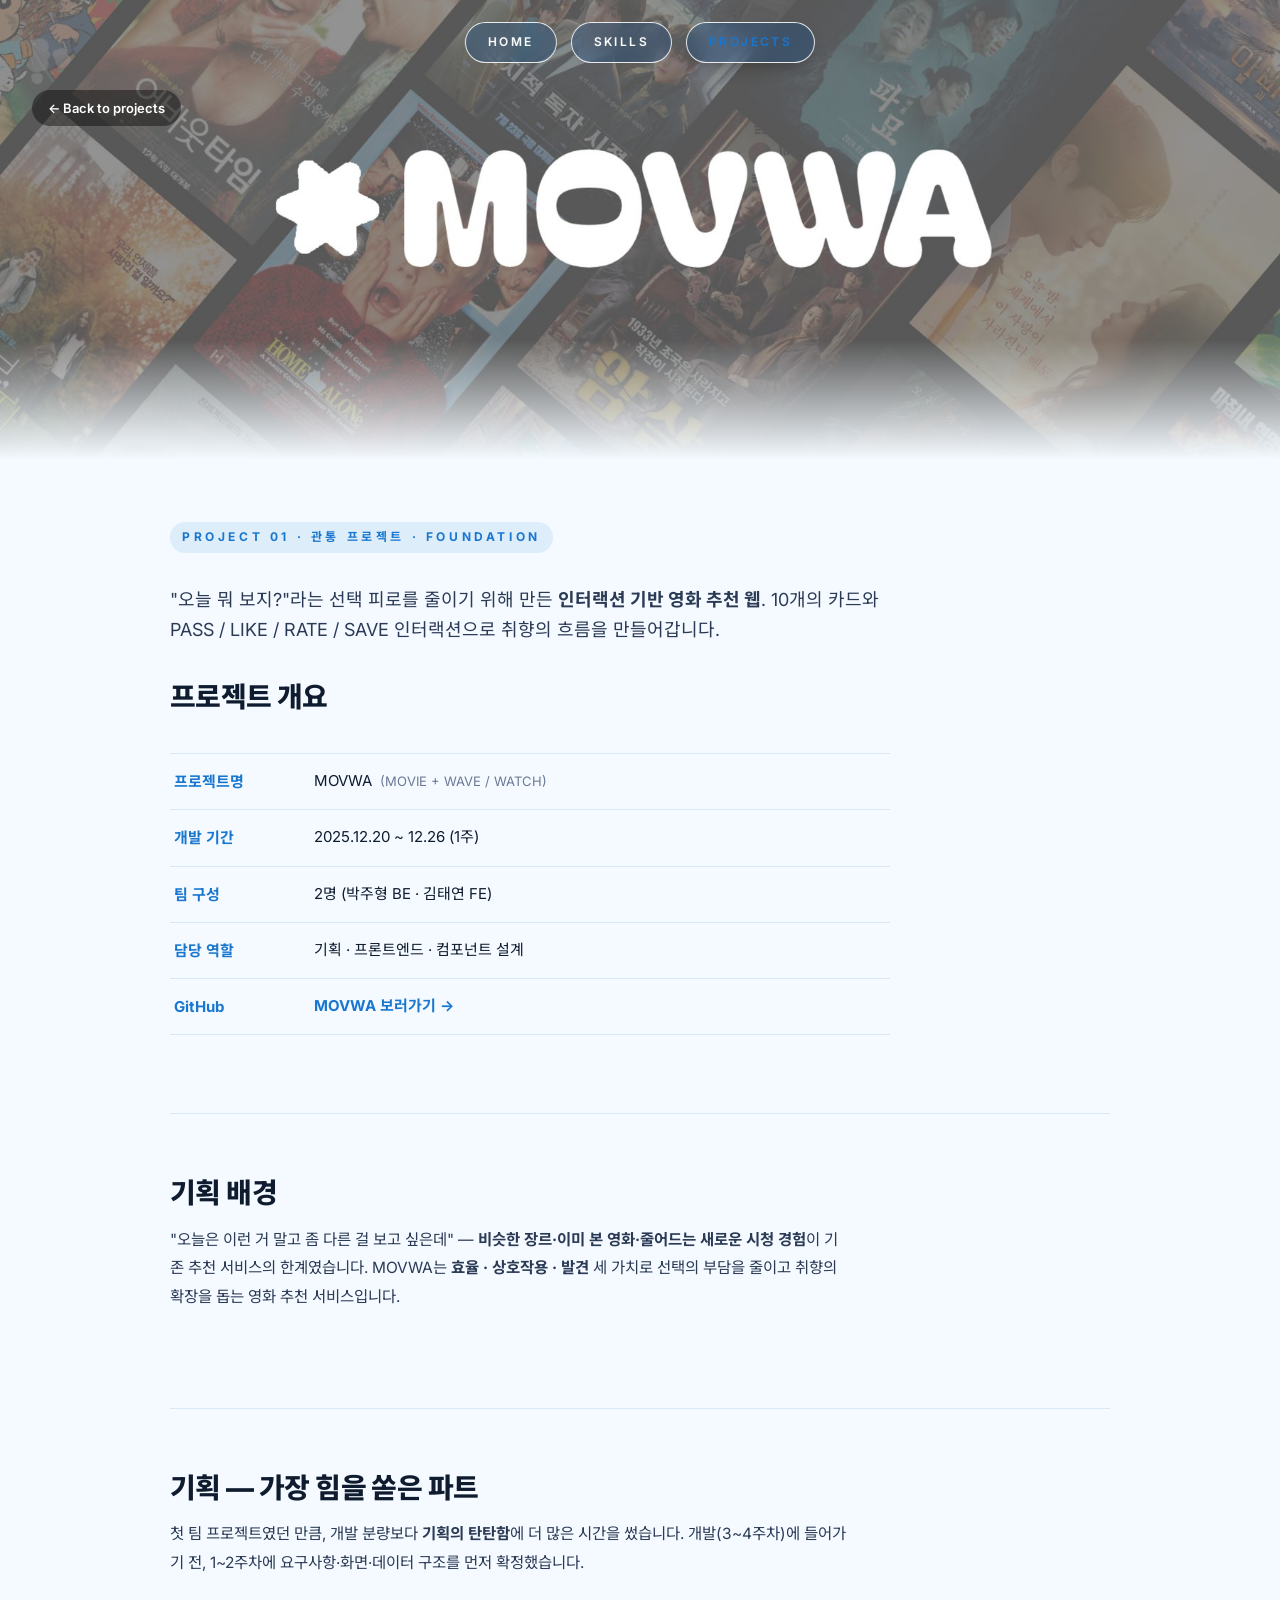
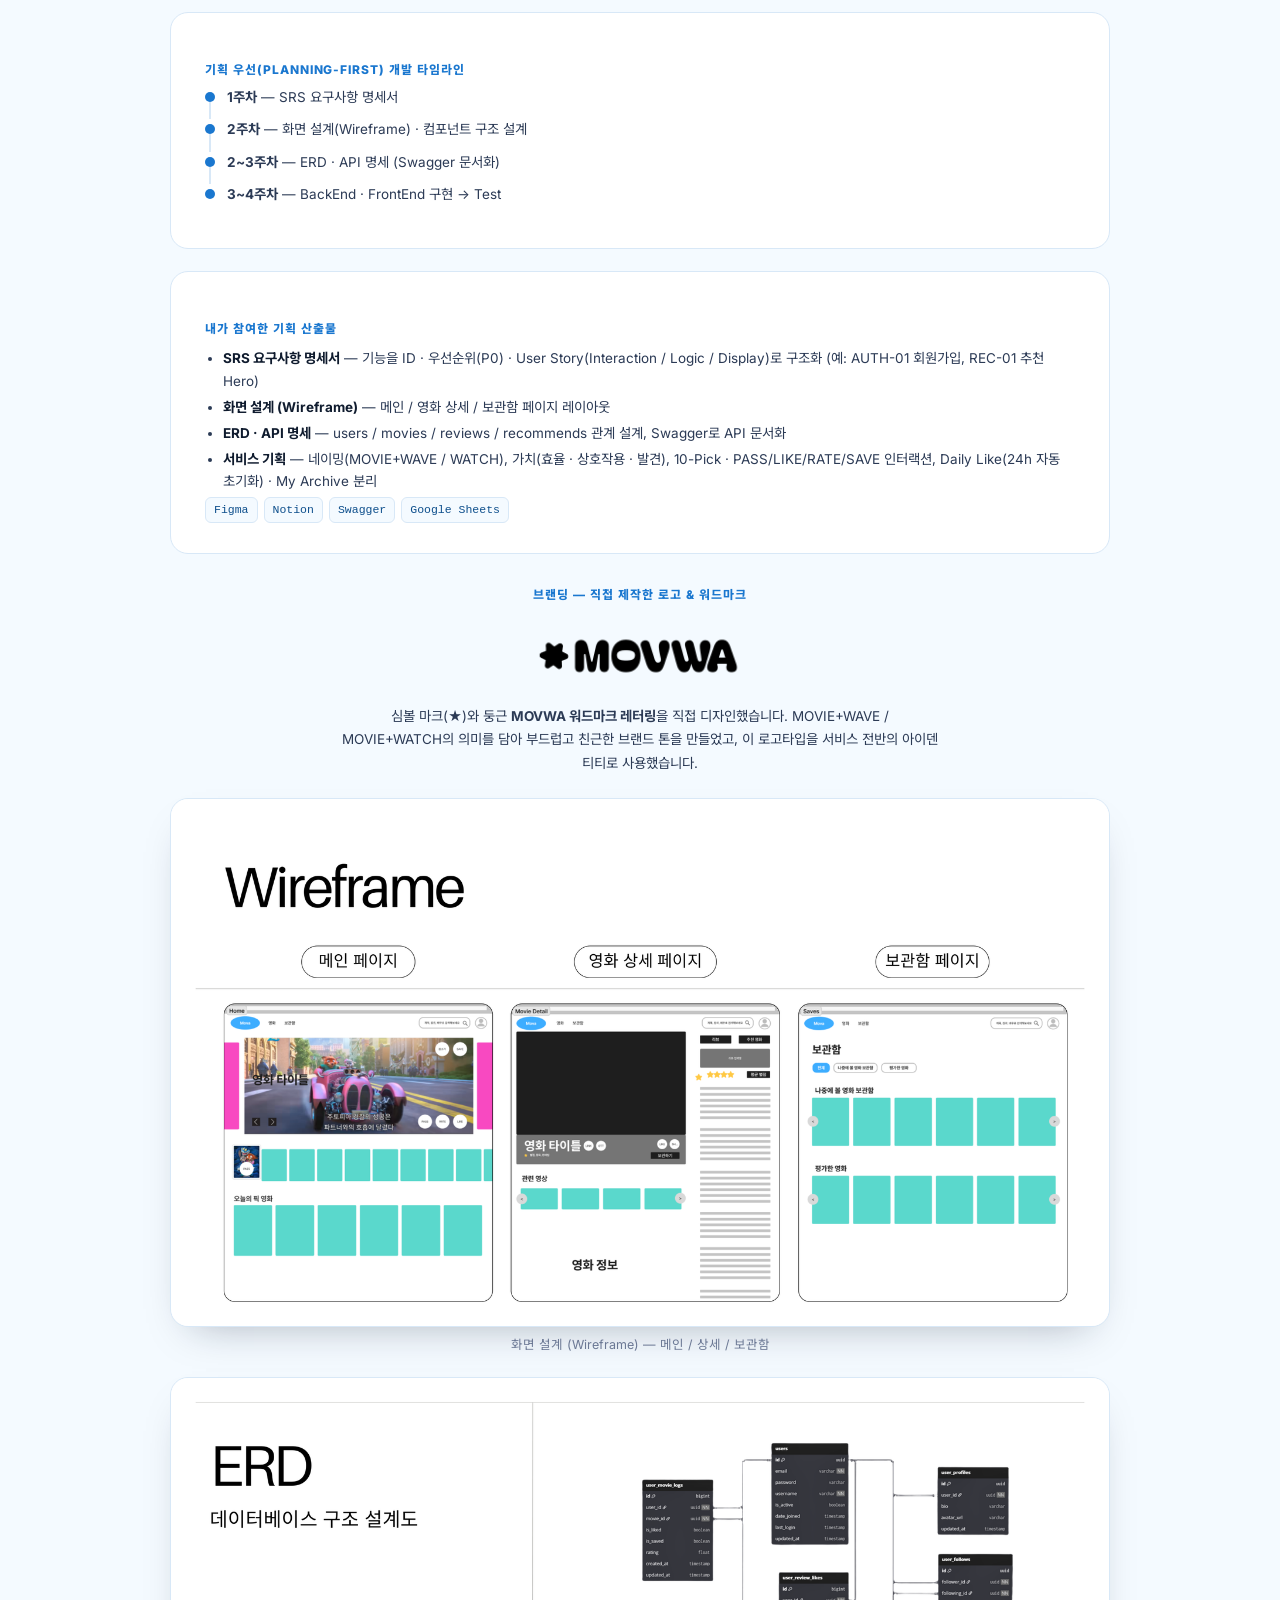
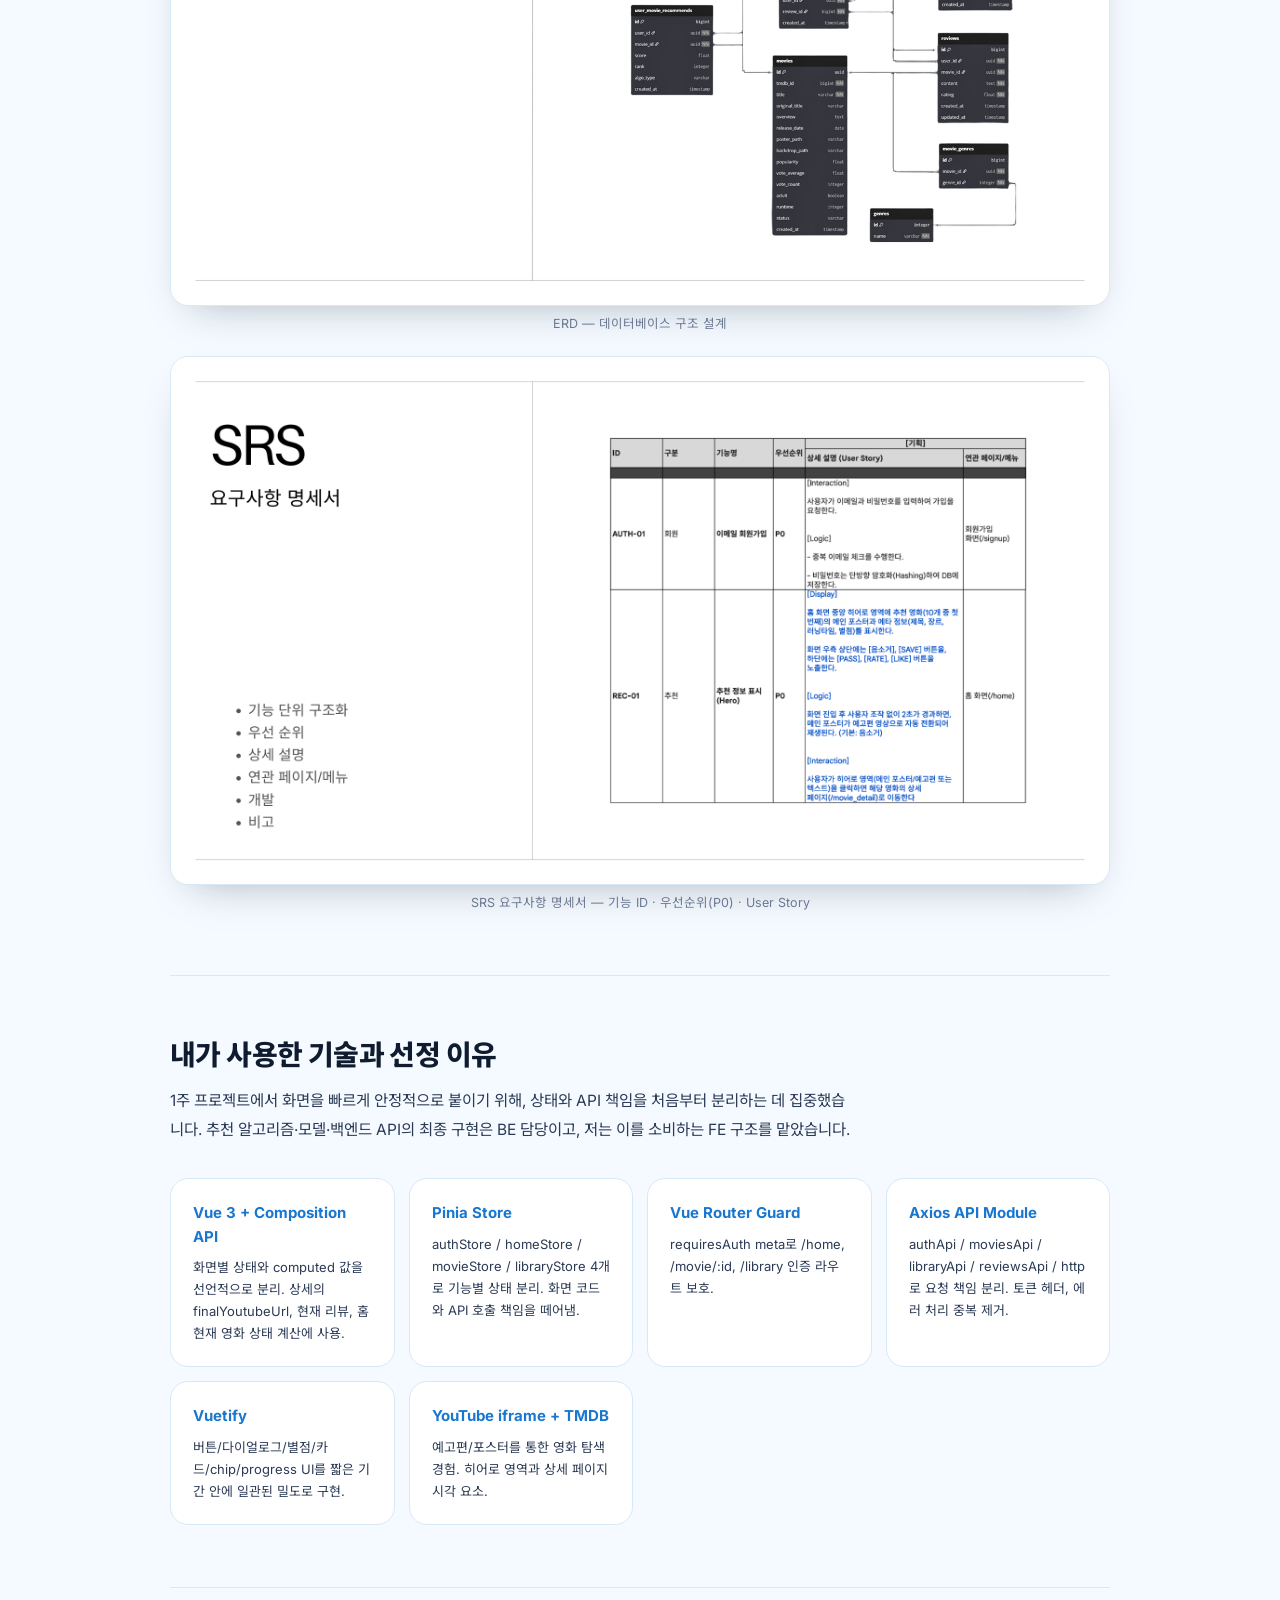
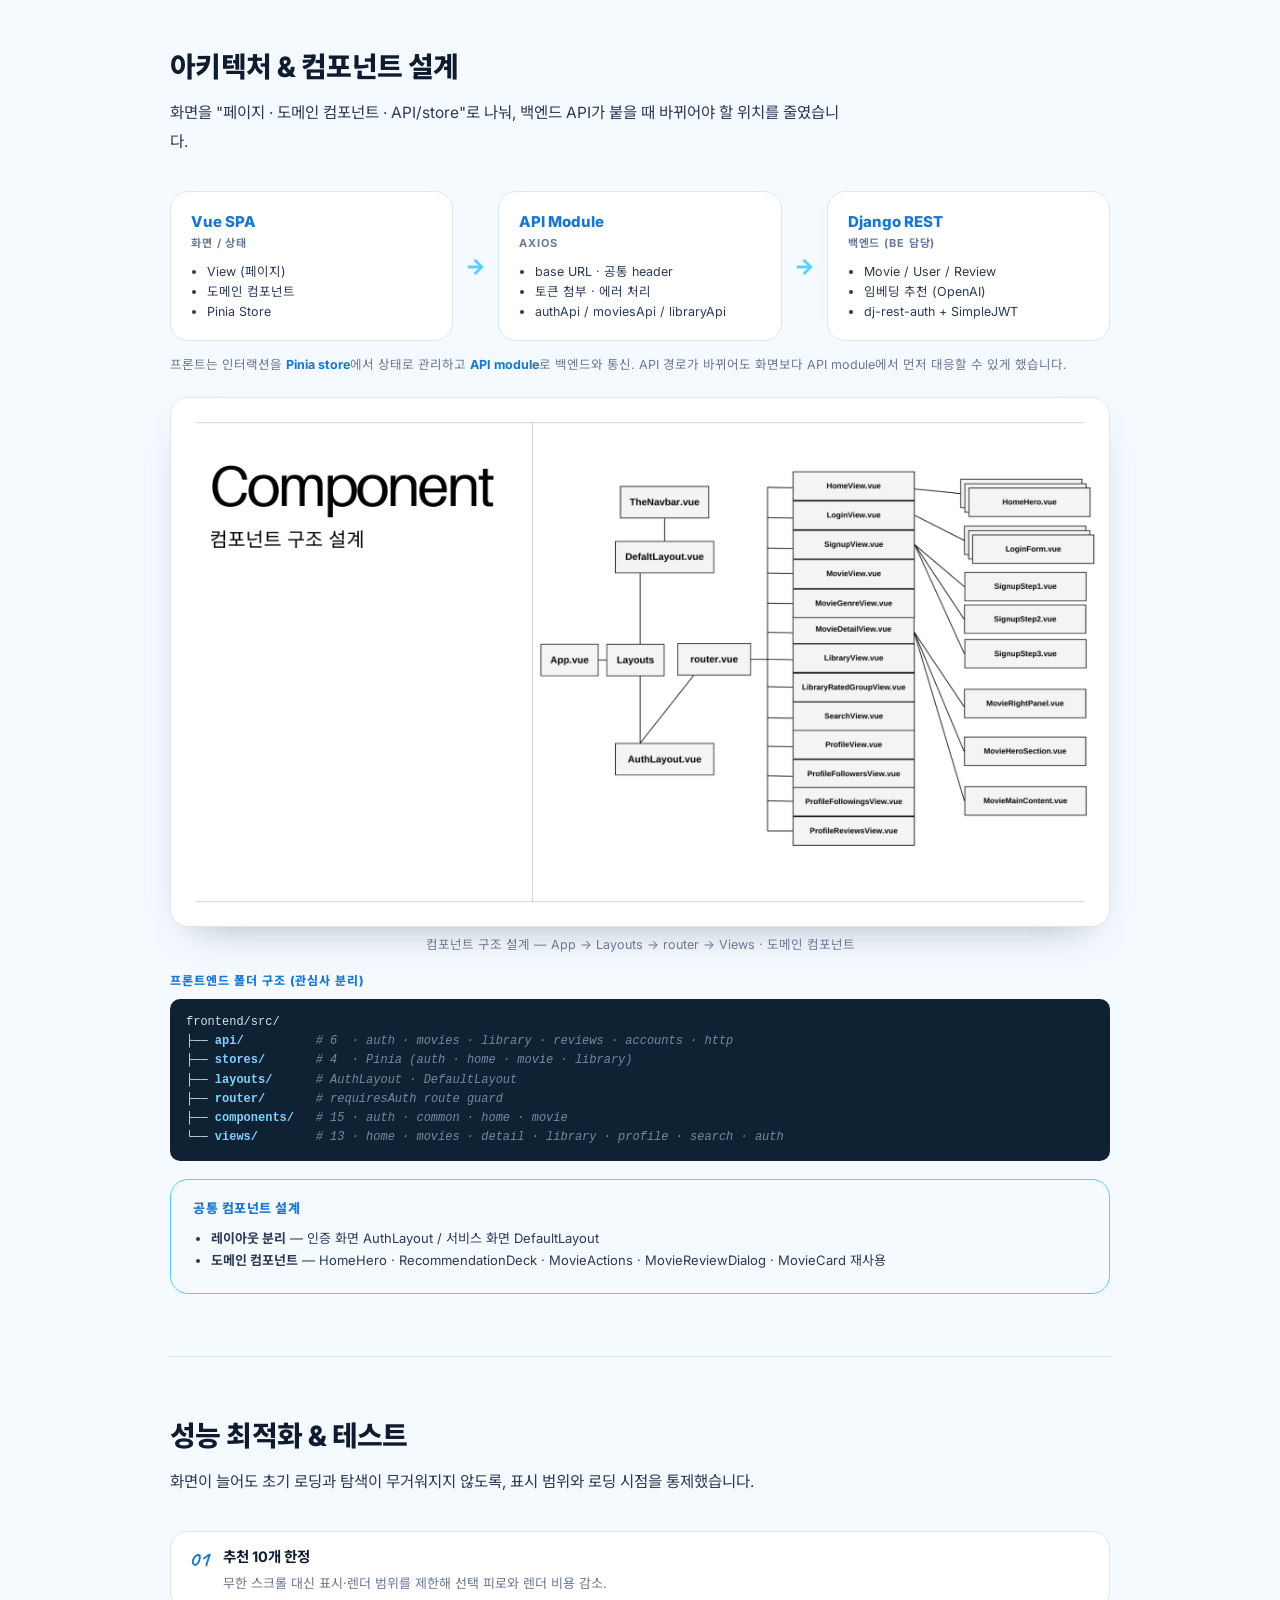
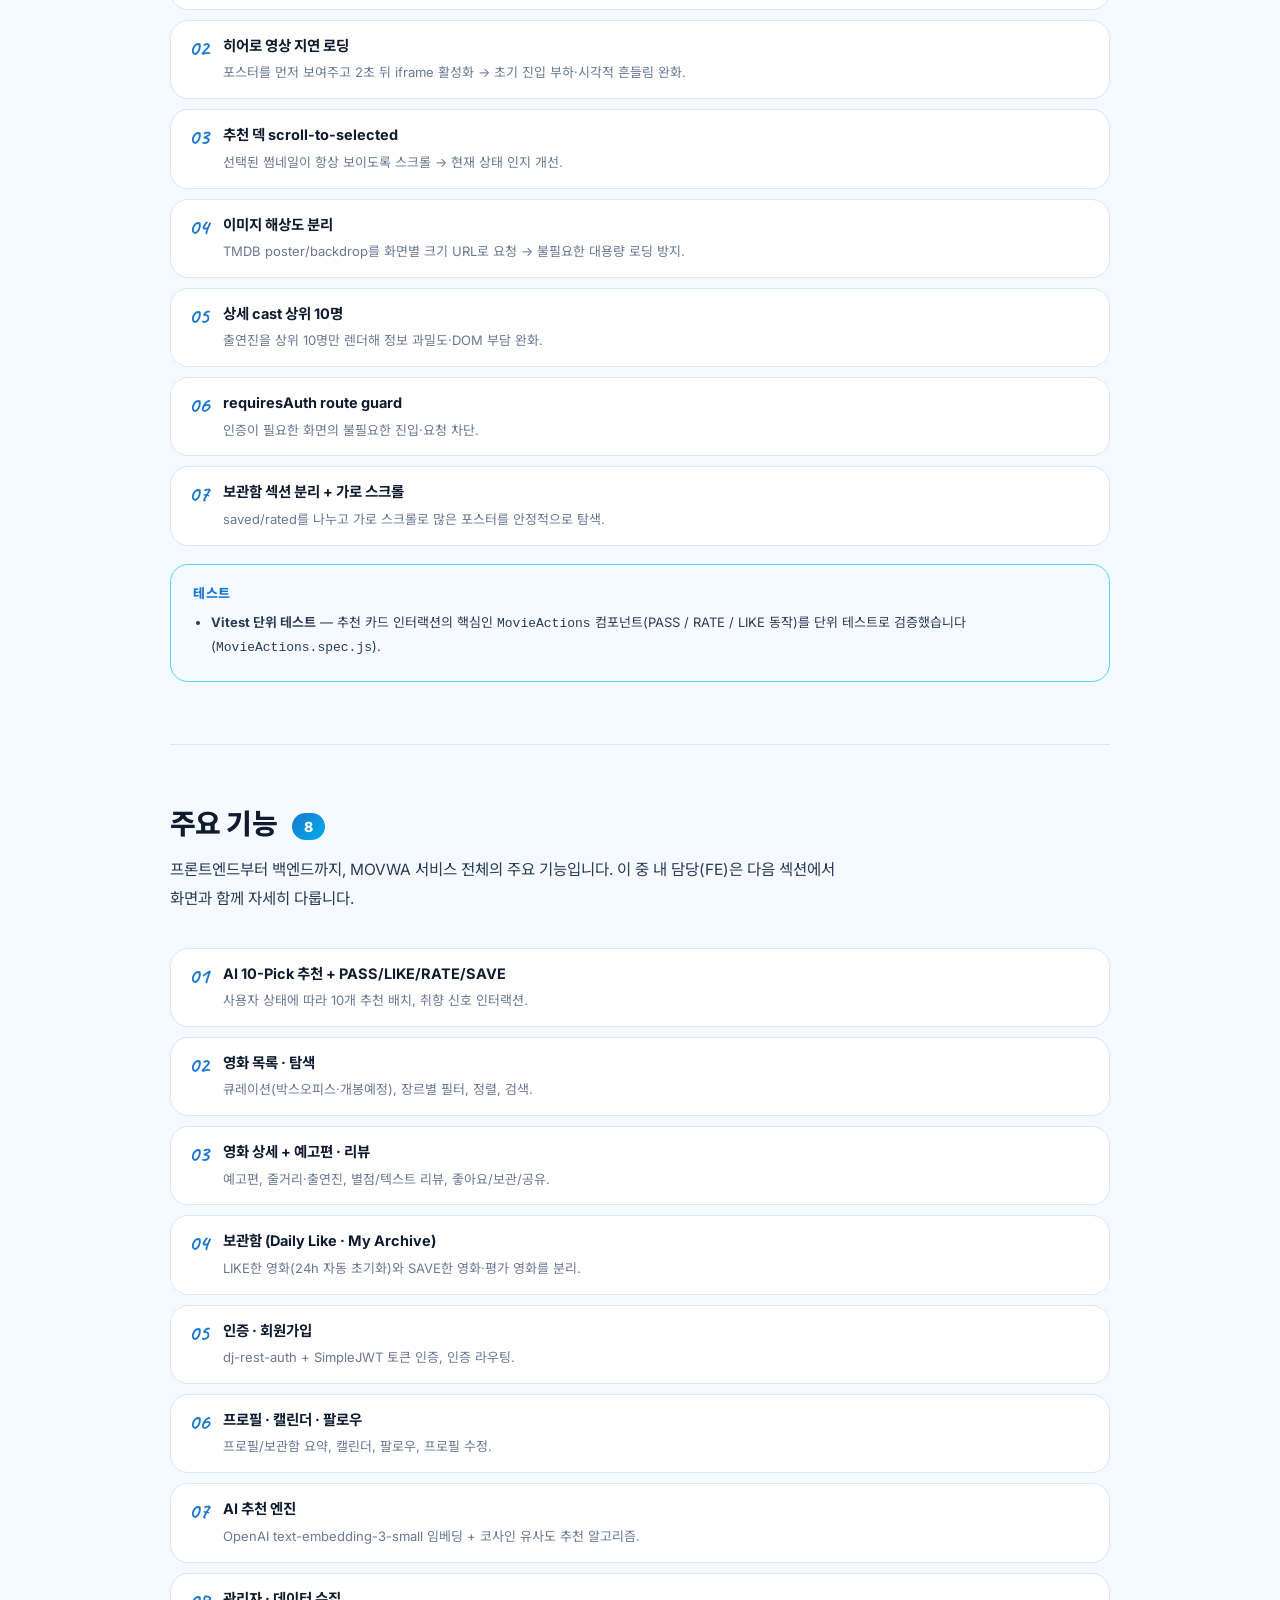
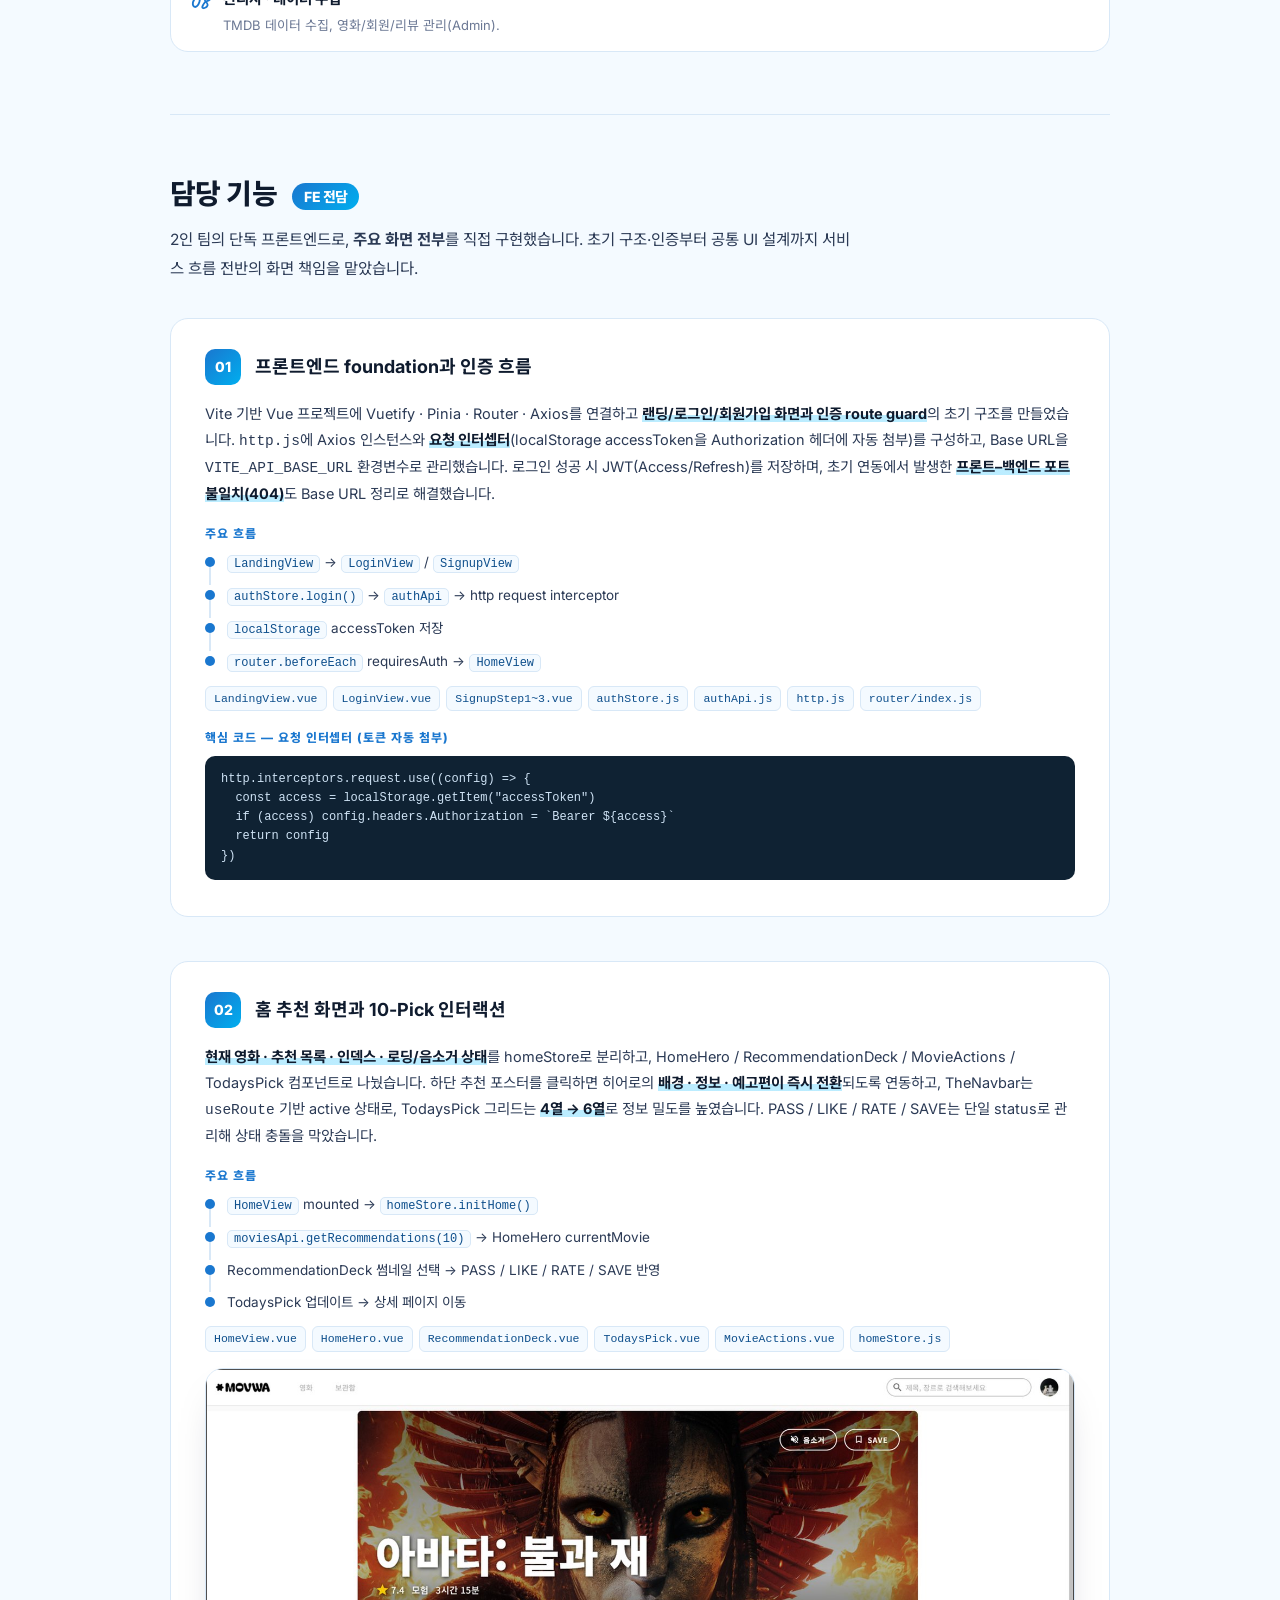
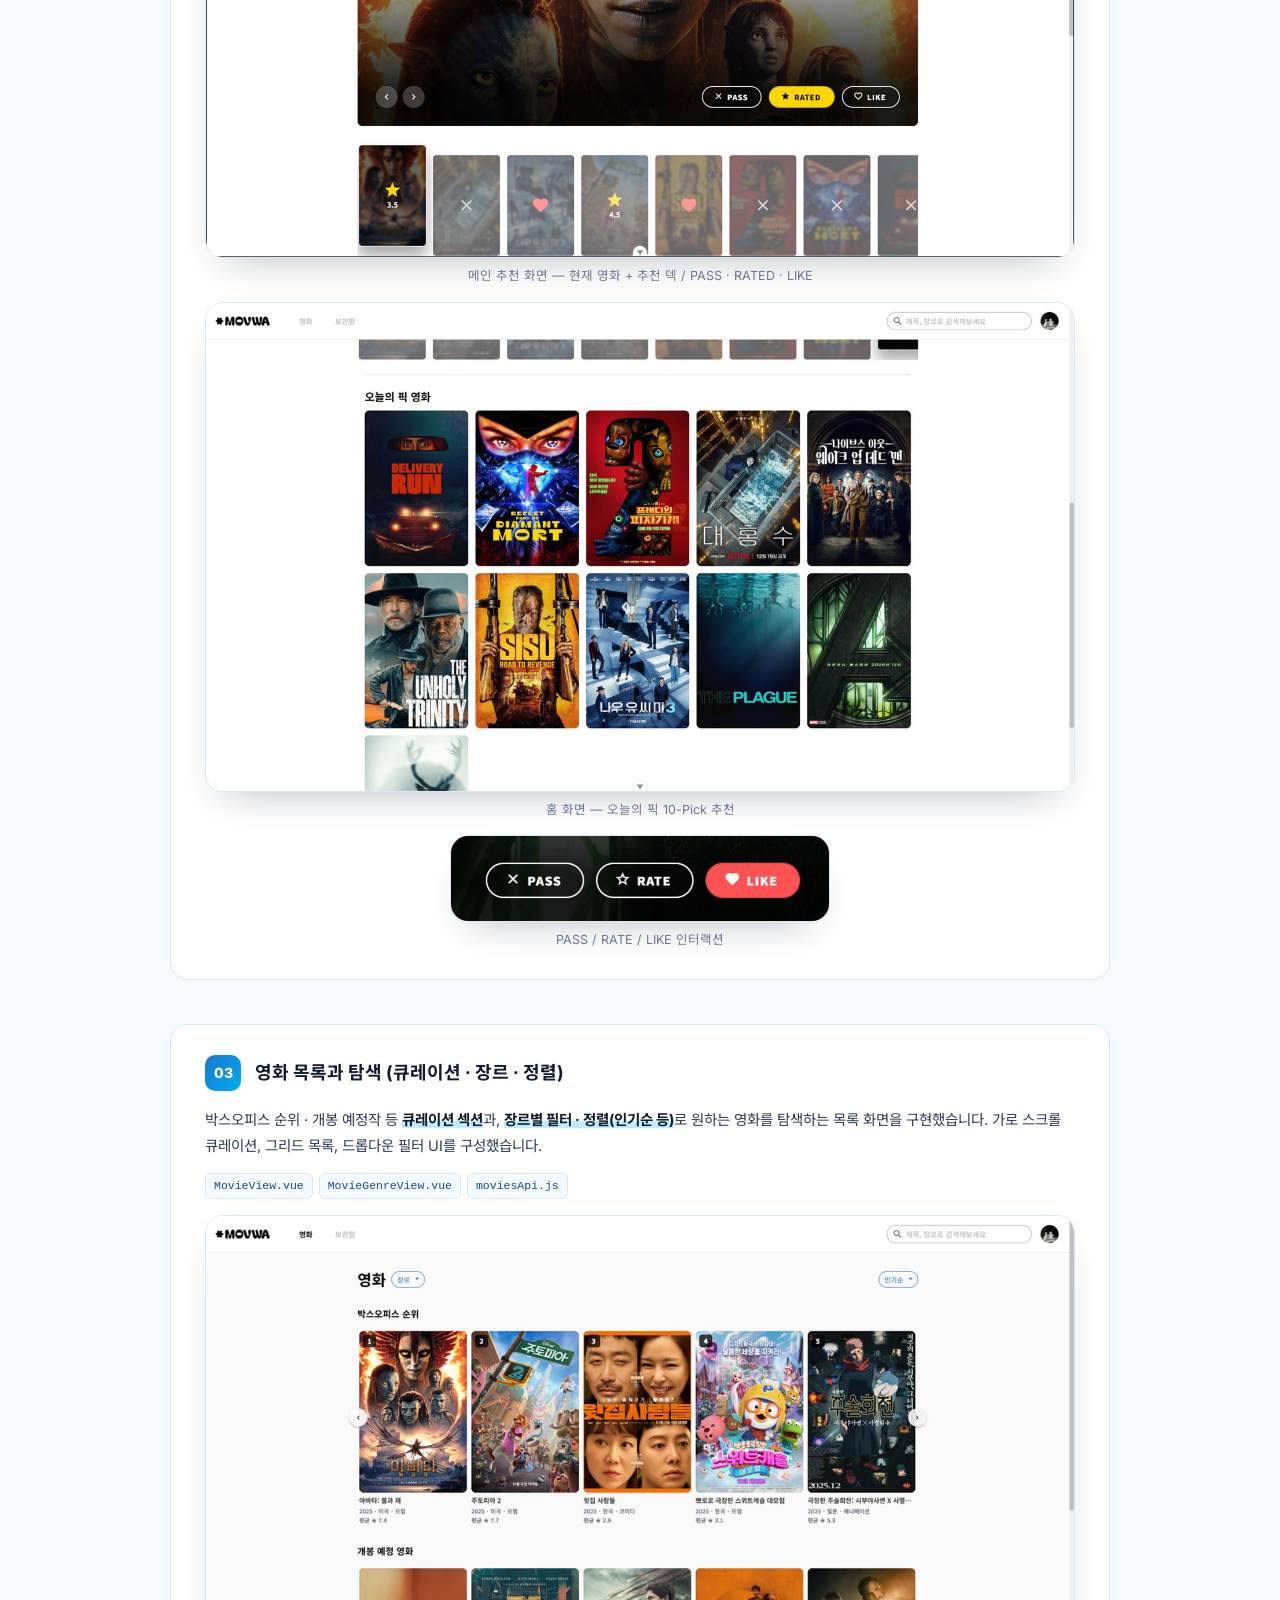
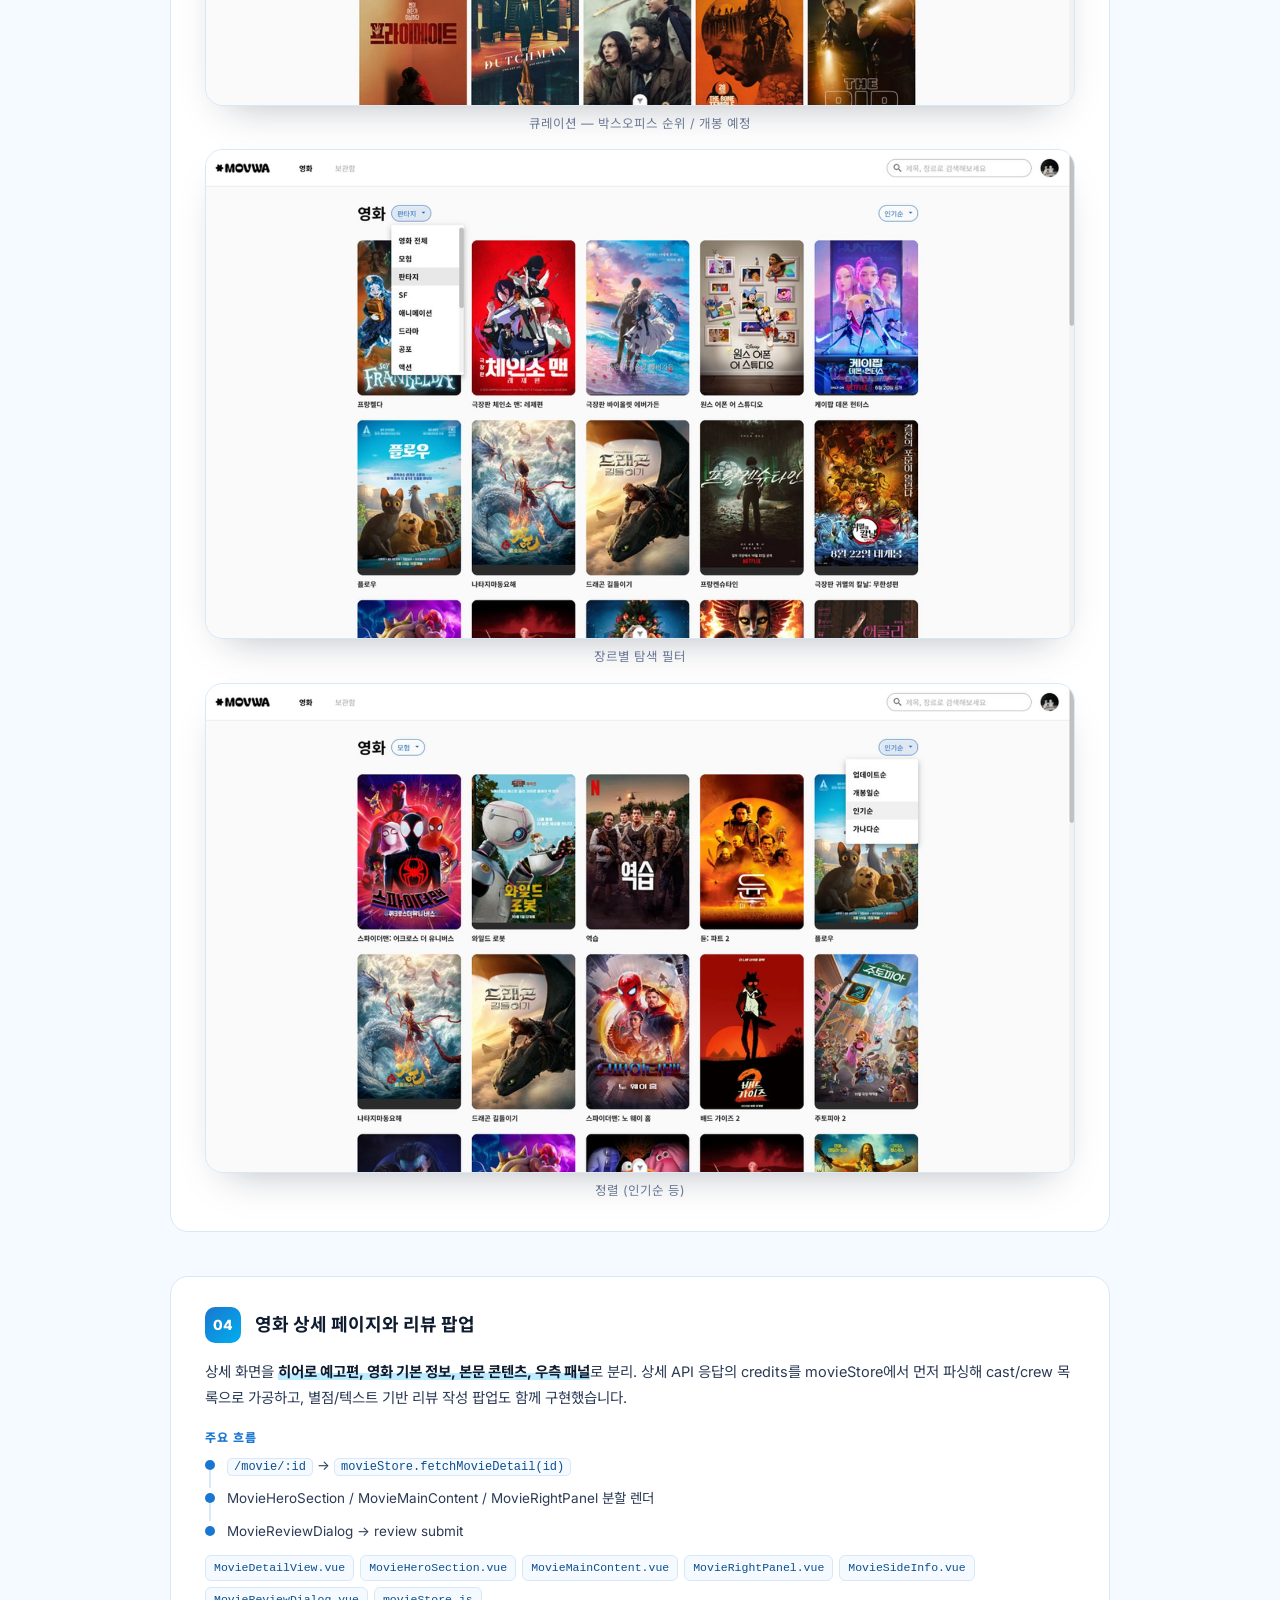
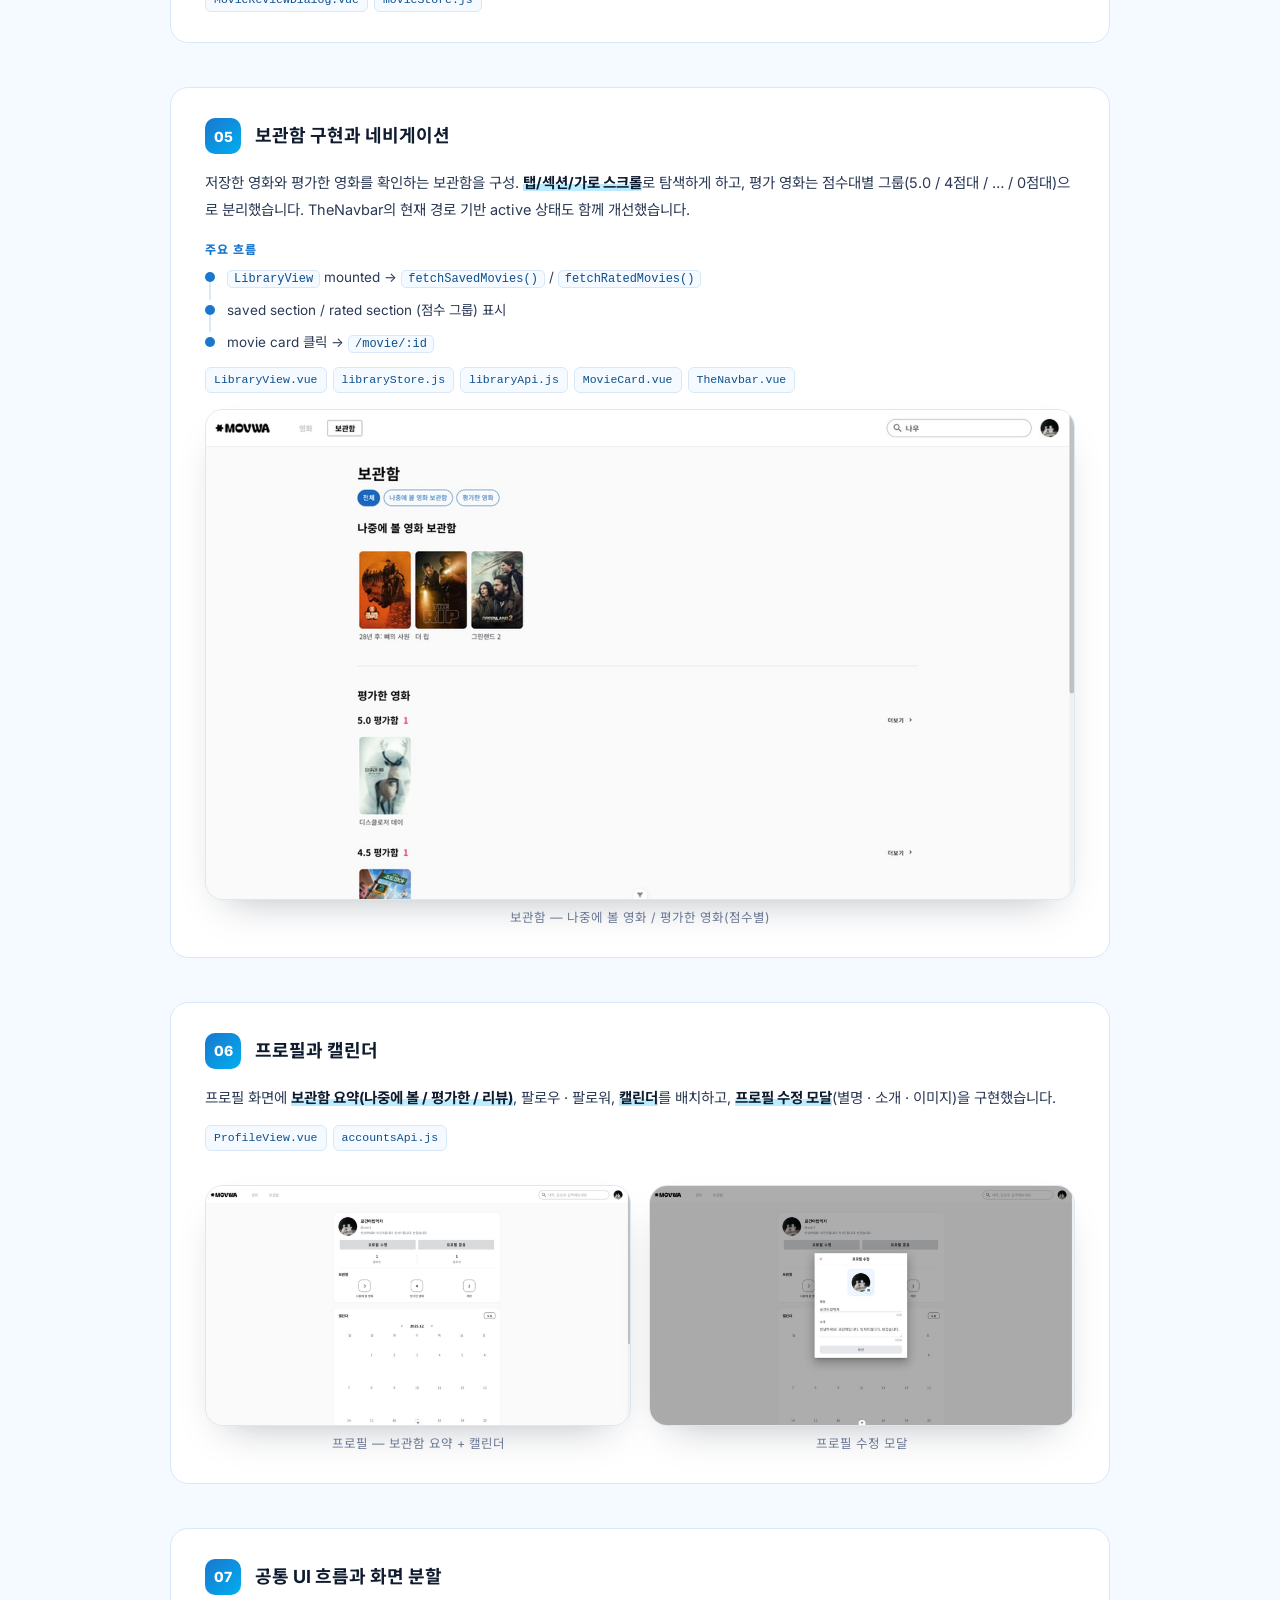
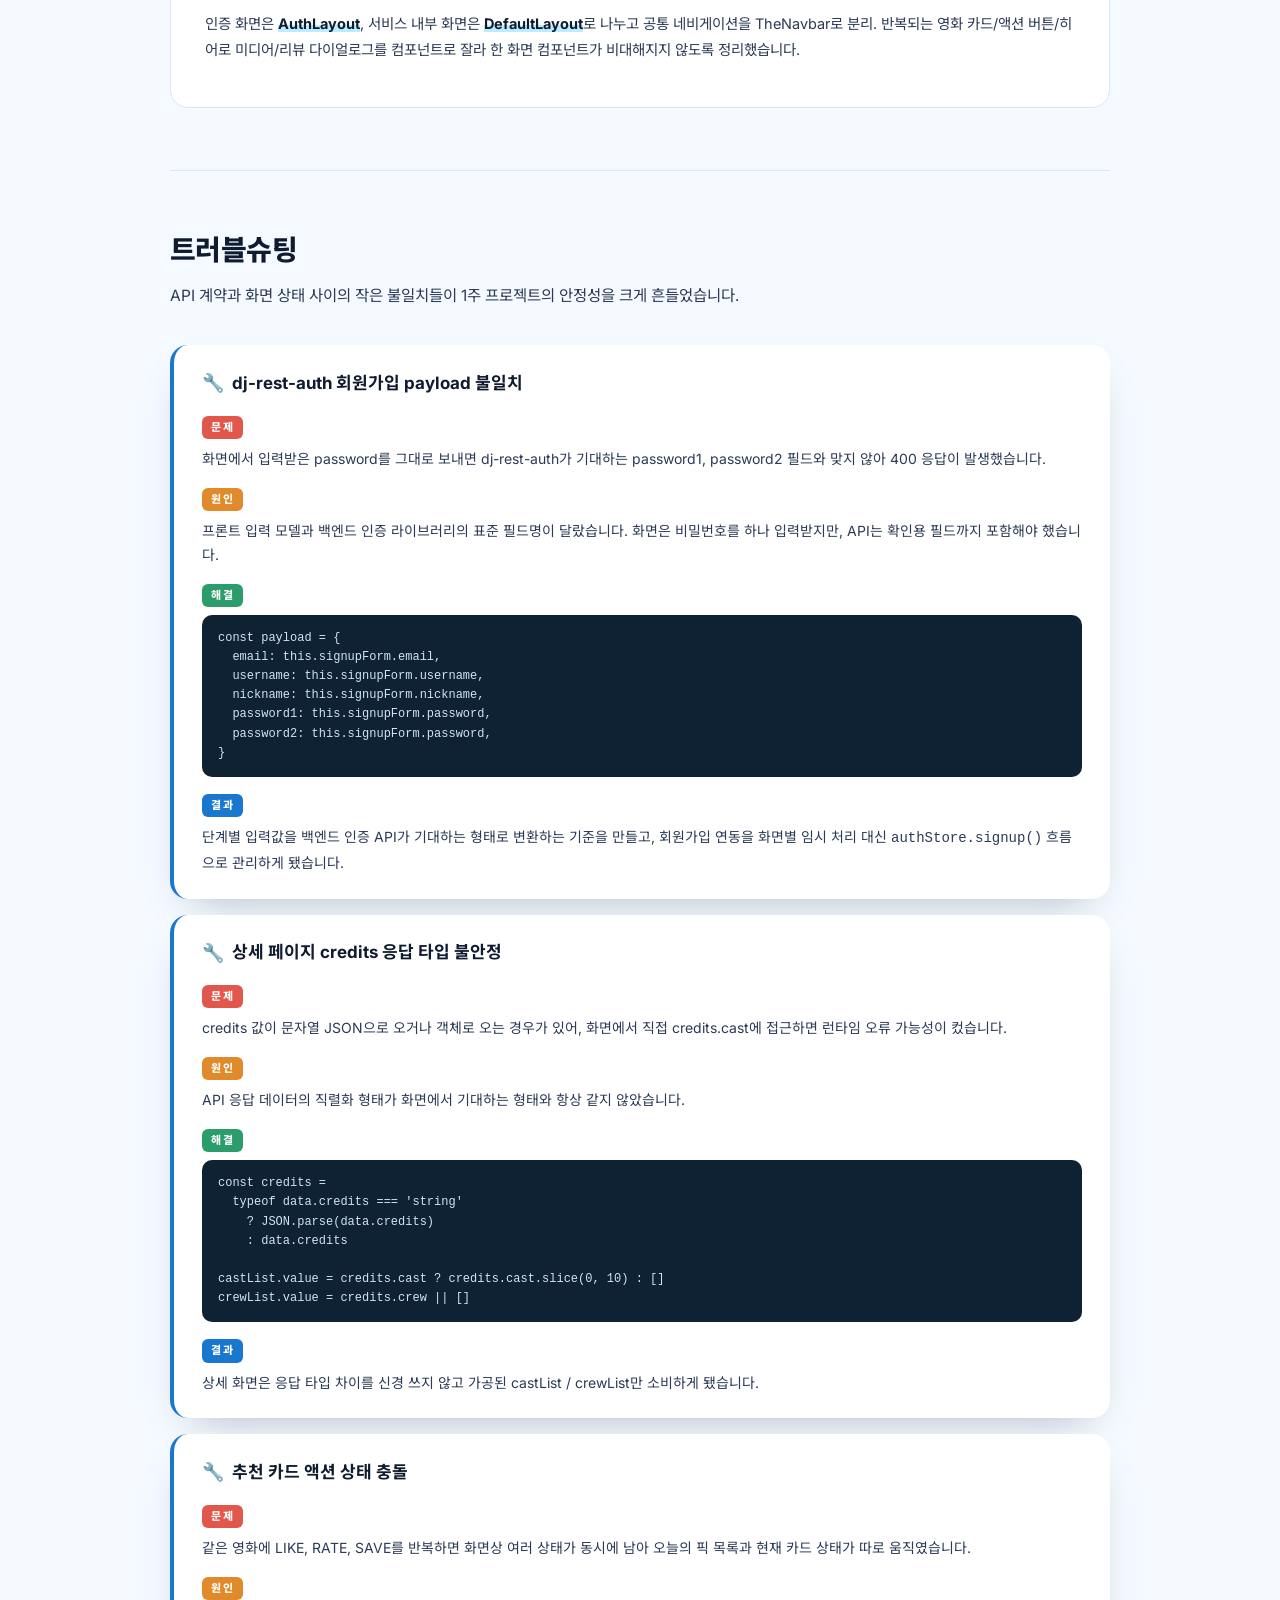
<file: projects/movwa/index.html>
<!DOCTYPE html><html lang="ko"> <head><meta charset="UTF-8"><meta name="viewport" content="width=device-width, initial-scale=1.0"><title>MOVWA · 김태연 Portfolio</title><meta name="description" content="김태연 포트폴리오 - AI / Robotics Engineer"><link rel="preconnect" href="https://fonts.googleapis.com"><link rel="preconnect" href="https://fonts.gstatic.com" crossorigin><link href="https://fonts.googleapis.com/css2?family=Caveat:wght@500;700&family=Inter:wght@400;500;600;700;800;900&family=Noto+Sans+KR:wght@400;500;700;900&display=swap" rel="stylesheet"><link rel="stylesheet" href="/_astro/Footer.BlRjhFfs.css">
<link rel="stylesheet" href="/_astro/DetailLayout.DKQ0G_d5.css"></head> <body class="detail-body">  <nav class="capsule-nav-sticky show detail-nav"> <a href="/#introduce" class="cap-tab" data-section="introduce">HOME</a> <a href="/#skills" class="cap-tab" data-section="skills">SKILLS</a> <a href="/#projects" class="cap-tab active" data-section="projects">PROJECTS</a> </nav>    <header class="detail-hero movwa-hero"> <a href="/#projects" class="back-link">← Back to projects</a> </header>  <section class="detail-section"> <div class="detail-section-inner"> <span class="detail-eyebrow">PROJECT 01 · 관통 프로젝트 · FOUNDATION</span> <p class="movwa-intro-tagline">
"오늘 뭐 보지?"라는 선택 피로를 줄이기 위해 만든 <strong>인터랙션 기반 영화 추천 웹</strong>.
        10개의 카드와 PASS / LIKE / RATE / SAVE 인터랙션으로 취향의 흐름을 만들어갑니다.
</p> <div class="detail-section-head"> <h2 class="detail-section-title">프로젝트 개요</h2> </div> <dl class="overview-list"> <div class="overview-row"><dt>프로젝트명</dt><dd>MOVWA <span class="ov-sub">(MOVIE + WAVE / WATCH)</span></dd></div> <div class="overview-row"><dt>개발 기간</dt><dd>2025.12.20 ~ 12.26 (1주)</dd></div> <div class="overview-row"><dt>팀 구성</dt><dd>2명 (박주형 BE · 김태연 FE)</dd></div> <div class="overview-row"><dt>담당 역할</dt><dd>기획 · 프론트엔드 · 컴포넌트 설계</dd></div> <div class="overview-row"><dt>GitHub</dt><dd><a href="https://github.com/Juaa6o6/movwa" target="_blank" rel="noopener">MOVWA 보러가기 →</a></dd></div> </dl> </div> </section>  <section class="detail-section"> <div class="detail-section-inner"> <div class="detail-section-head"> <h2 class="detail-section-title">기획 배경</h2> <p class="detail-section-lead">
"오늘은 이런 거 말고 좀 다른 걸 보고 싶은데" — <strong>비슷한 장르·이미 본 영화·줄어드는 새로운 시청 경험</strong>이
          기존 추천 서비스의 한계였습니다. MOVWA는 <strong>효율 · 상호작용 · 발견</strong> 세 가치로
          선택의 부담을 줄이고 취향의 확장을 돕는 영화 추천 서비스입니다.
</p> </div> </div> </section>  <section class="detail-section"> <div class="detail-section-inner"> <div class="detail-section-head"> <h2 class="detail-section-title">기획 — 가장 힘을 쏟은 파트</h2> <p class="detail-section-lead">
첫 팀 프로젝트였던 만큼, 개발 분량보다 <strong>기획의 탄탄함</strong>에 더 많은 시간을 썼습니다.
          개발(3~4주차)에 들어가기 전, 1~2주차에 요구사항·화면·데이터 구조를 먼저 확정했습니다.
</p> </div> <article class="feature-card"> <div class="feature-label">기획 우선(Planning-first) 개발 타임라인</div> <div class="flow-steps"> <div class="flow-step"> <div class="flow-dot-col"><div class="flow-dot"></div><div class="flow-line"></div></div> <div class="flow-text"><strong>1주차</strong> — SRS 요구사항 명세서</div> </div> <div class="flow-step"> <div class="flow-dot-col"><div class="flow-dot"></div><div class="flow-line"></div></div> <div class="flow-text"><strong>2주차</strong> — 화면 설계(Wireframe) · 컴포넌트 구조 설계</div> </div> <div class="flow-step"> <div class="flow-dot-col"><div class="flow-dot"></div><div class="flow-line"></div></div> <div class="flow-text"><strong>2~3주차</strong> — ERD · API 명세 (Swagger 문서화)</div> </div> <div class="flow-step"> <div class="flow-dot-col"><div class="flow-dot"></div></div> <div class="flow-text"><strong>3~4주차</strong> — BackEnd · FrontEnd 구현 → Test</div> </div> </div> </article> <article class="feature-card"> <div class="feature-label">내가 참여한 기획 산출물</div> <ul> <li><strong>SRS 요구사항 명세서</strong> — 기능을 ID · 우선순위(P0) · User Story(Interaction / Logic / Display)로 구조화 (예: AUTH-01 회원가입, REC-01 추천 Hero)</li> <li><strong>화면 설계 (Wireframe)</strong> — 메인 / 영화 상세 / 보관함 페이지 레이아웃</li> <li><strong>ERD · API 명세</strong> — users / movies / reviews / recommends 관계 설계, Swagger로 API 문서화</li> <li><strong>서비스 기획</strong> — 네이밍(MOVIE+WAVE / WATCH), 가치(효율 · 상호작용 · 발견), 10-Pick · PASS/LIKE/RATE/SAVE 인터랙션, Daily Like(24h 자동 초기화) · My Archive 분리</li> </ul> <div class="feature-files"> <code>Figma</code><code>Notion</code><code>Swagger</code><code>Google Sheets</code> </div> </article> <div class="brand-block"> <div class="feature-label">브랜딩 — 직접 제작한 로고 & 워드마크</div> <img class="brand-logo-img" src="/assets/movwa/movwa_logo.png" alt="MOVWA 로고" loading="lazy"> <p>
심볼 마크(★)와 둥근 <strong>MOVWA 워드마크 레터링</strong>을 직접 디자인했습니다.
          MOVIE+WAVE / MOVIE+WATCH의 의미를 담아 부드럽고 친근한 브랜드 톤을 만들었고,
          이 로고타입을 서비스 전반의 아이덴티티로 사용했습니다.
</p> </div> <figure class="shot shot-full"> <img src="/assets/movwa/wireframe.png" alt="Wireframe 화면 설계" loading="lazy"> <figcaption>화면 설계 (Wireframe) — 메인 / 상세 / 보관함</figcaption> </figure> <figure class="shot shot-full"> <img src="/assets/movwa/erd.png" alt="ERD 데이터베이스 구조" loading="lazy"> <figcaption>ERD — 데이터베이스 구조 설계</figcaption> </figure> <figure class="shot shot-full"> <img src="/assets/movwa/srs.png" alt="SRS 요구사항 명세서" loading="lazy"> <figcaption>SRS 요구사항 명세서 — 기능 ID · 우선순위(P0) · User Story</figcaption> </figure> </div> </section>  <section class="detail-section"> <div class="detail-section-inner"> <div class="detail-section-head"> <h2 class="detail-section-title">내가 사용한 기술과 선정 이유</h2> <p class="detail-section-lead">
1주 프로젝트에서 화면을 빠르게 안정적으로 붙이기 위해, 상태와 API 책임을 처음부터 분리하는 데 집중했습니다.
          추천 알고리즘·모델·백엔드 API의 최종 구현은 BE 담당이고, 저는 이를 소비하는 FE 구조를 맡았습니다.
</p> </div> <div class="stack-row"> <div class="stack-card"> <h4 class="stack-name">Vue 3 + Composition API</h4> <p class="stack-reason">화면별 상태와 computed 값을 선언적으로 분리. 상세의 finalYoutubeUrl, 현재 리뷰, 홈 현재 영화 상태 계산에 사용.</p> </div> <div class="stack-card"> <h4 class="stack-name">Pinia Store</h4> <p class="stack-reason">authStore / homeStore / movieStore / libraryStore 4개로 기능별 상태 분리. 화면 코드와 API 호출 책임을 떼어냄.</p> </div> <div class="stack-card"> <h4 class="stack-name">Vue Router Guard</h4> <p class="stack-reason">requiresAuth meta로 /home, /movie/:id, /library 인증 라우트 보호.</p> </div> <div class="stack-card"> <h4 class="stack-name">Axios API Module</h4> <p class="stack-reason">authApi / moviesApi / libraryApi / reviewsApi / http로 요청 책임 분리. 토큰 헤더, 에러 처리 중복 제거.</p> </div> <div class="stack-card"> <h4 class="stack-name">Vuetify</h4> <p class="stack-reason">버튼/다이얼로그/별점/카드/chip/progress UI를 짧은 기간 안에 일관된 밀도로 구현.</p> </div> <div class="stack-card"> <h4 class="stack-name">YouTube iframe + TMDB</h4> <p class="stack-reason">예고편/포스터를 통한 영화 탐색 경험. 히어로 영역과 상세 페이지 시각 요소.</p> </div> </div> </div> </section>  <section class="detail-section"> <div class="detail-section-inner"> <div class="detail-section-head"> <h2 class="detail-section-title">아키텍처 & 컴포넌트 설계</h2> <p class="detail-section-lead">
화면을 "페이지 · 도메인 컴포넌트 · API/store"로 나눠, 백엔드 API가 붙을 때 바뀌어야 할 위치를 줄였습니다.
</p> </div> <div class="arch-flow"> <div class="arch-node"> <h5>Vue SPA</h5> <span class="arch-role">화면 / 상태</span> <ul> <li>View (페이지)</li> <li>도메인 컴포넌트</li> <li>Pinia Store</li> </ul> </div> <span class="arch-arrow">→</span> <div class="arch-node"> <h5>API Module</h5> <span class="arch-role">Axios</span> <ul> <li>base URL · 공통 header</li> <li>토큰 첨부 · 에러 처리</li> <li>authApi / moviesApi / libraryApi</li> </ul> </div> <span class="arch-arrow">→</span> <div class="arch-node"> <h5>Django REST</h5> <span class="arch-role">백엔드 (BE 담당)</span> <ul> <li>Movie / User / Review</li> <li>임베딩 추천 (OpenAI)</li> <li>dj-rest-auth + SimpleJWT</li> </ul> </div> </div> <p class="arch-caption">
프론트는 인터랙션을 <b>Pinia store</b>에서 상태로 관리하고 <b>API module</b>로 백엔드와 통신.
        API 경로가 바뀌어도 화면보다 API module에서 먼저 대응할 수 있게 했습니다.
</p> <figure class="shot shot-full"> <img src="/assets/movwa/component-tree.png" alt="컴포넌트 구조 설계도" loading="lazy"> <figcaption>컴포넌트 구조 설계 — App → Layouts → router → Views · 도메인 컴포넌트</figcaption> </figure> <div class="feature-label">프론트엔드 폴더 구조 (관심사 분리)</div> <pre class="code-block">frontend/src/
├── <span class="dir">api/</span>          <span class="cmt"># 6  · auth · movies · library · reviews · accounts · http</span>
├── <span class="dir">stores/</span>       <span class="cmt"># 4  · Pinia (auth · home · movie · library)</span>
├── <span class="dir">layouts/</span>      <span class="cmt"># AuthLayout · DefaultLayout</span>
├── <span class="dir">router/</span>       <span class="cmt"># requiresAuth route guard</span>
├── <span class="dir">components/</span>   <span class="cmt"># 15 · auth · common · home · movie</span>
└── <span class="dir">views/</span>        <span class="cmt"># 13 · home · movies · detail · library · profile · search · auth</span></pre> <div class="mine-callout"> <h5>공통 컴포넌트 설계</h5> <ul> <li><strong>레이아웃 분리</strong> — 인증 화면 AuthLayout / 서비스 화면 DefaultLayout</li> <li><strong>도메인 컴포넌트</strong> — HomeHero · RecommendationDeck · MovieActions · MovieReviewDialog · MovieCard 재사용</li> </ul> </div> </div> </section>  <section class="detail-section"> <div class="detail-section-inner"> <div class="detail-section-head"> <h2 class="detail-section-title">성능 최적화 & 테스트</h2> <p class="detail-section-lead">
화면이 늘어도 초기 로딩과 탐색이 무거워지지 않도록, 표시 범위와 로딩 시점을 통제했습니다.
</p> </div> <div class="allfeat-list"> <div class="allfeat-item"><span class="allfeat-num">01</span><div class="allfeat-text"><b>추천 10개 한정</b><span>무한 스크롤 대신 표시·렌더 범위를 제한해 선택 피로와 렌더 비용 감소.</span></div></div> <div class="allfeat-item"><span class="allfeat-num">02</span><div class="allfeat-text"><b>히어로 영상 지연 로딩</b><span>포스터를 먼저 보여주고 2초 뒤 iframe 활성화 → 초기 진입 부하·시각적 흔들림 완화.</span></div></div> <div class="allfeat-item"><span class="allfeat-num">03</span><div class="allfeat-text"><b>추천 덱 scroll-to-selected</b><span>선택된 썸네일이 항상 보이도록 스크롤 → 현재 상태 인지 개선.</span></div></div> <div class="allfeat-item"><span class="allfeat-num">04</span><div class="allfeat-text"><b>이미지 해상도 분리</b><span>TMDB poster/backdrop를 화면별 크기 URL로 요청 → 불필요한 대용량 로딩 방지.</span></div></div> <div class="allfeat-item"><span class="allfeat-num">05</span><div class="allfeat-text"><b>상세 cast 상위 10명</b><span>출연진을 상위 10명만 렌더해 정보 과밀도·DOM 부담 완화.</span></div></div> <div class="allfeat-item"><span class="allfeat-num">06</span><div class="allfeat-text"><b>requiresAuth route guard</b><span>인증이 필요한 화면의 불필요한 진입·요청 차단.</span></div></div> <div class="allfeat-item"><span class="allfeat-num">07</span><div class="allfeat-text"><b>보관함 섹션 분리 + 가로 스크롤</b><span>saved/rated를 나누고 가로 스크롤로 많은 포스터를 안정적으로 탐색.</span></div></div> </div> <div class="mine-callout"> <h5>테스트</h5> <ul> <li><strong>Vitest 단위 테스트</strong> — 추천 카드 인터랙션의 핵심인 <code>MovieActions</code> 컴포넌트(PASS / RATE / LIKE 동작)를 단위 테스트로 검증했습니다 (<code>MovieActions.spec.js</code>).</li> </ul> </div> </div> </section>  <section class="detail-section"> <div class="detail-section-inner"> <div class="detail-section-head"> <h2 class="detail-section-title">주요 기능 <span class="section-count">8</span></h2> <p class="detail-section-lead">
프론트엔드부터 백엔드까지, MOVWA 서비스 전체의 주요 기능입니다. 이 중 내 담당(FE)은 다음 섹션에서 화면과 함께 자세히 다룹니다.
</p> </div> <div class="allfeat-list"> <div class="allfeat-item"> <span class="allfeat-num">01</span> <div class="allfeat-text"><b>AI 10-Pick 추천 + PASS/LIKE/RATE/SAVE</b><span>사용자 상태에 따라 10개 추천 배치, 취향 신호 인터랙션.</span></div> </div> <div class="allfeat-item"> <span class="allfeat-num">02</span> <div class="allfeat-text"><b>영화 목록 · 탐색</b><span>큐레이션(박스오피스·개봉예정), 장르별 필터, 정렬, 검색.</span></div> </div> <div class="allfeat-item"> <span class="allfeat-num">03</span> <div class="allfeat-text"><b>영화 상세 + 예고편 · 리뷰</b><span>예고편, 줄거리·출연진, 별점/텍스트 리뷰, 좋아요/보관/공유.</span></div> </div> <div class="allfeat-item"> <span class="allfeat-num">04</span> <div class="allfeat-text"><b>보관함 (Daily Like · My Archive)</b><span>LIKE한 영화(24h 자동 초기화)와 SAVE한 영화·평가 영화를 분리.</span></div> </div> <div class="allfeat-item"> <span class="allfeat-num">05</span> <div class="allfeat-text"><b>인증 · 회원가입</b><span>dj-rest-auth + SimpleJWT 토큰 인증, 인증 라우팅.</span></div> </div> <div class="allfeat-item"> <span class="allfeat-num">06</span> <div class="allfeat-text"><b>프로필 · 캘린더 · 팔로우</b><span>프로필/보관함 요약, 캘린더, 팔로우, 프로필 수정.</span></div> </div> <div class="allfeat-item"> <span class="allfeat-num">07</span> <div class="allfeat-text"><b>AI 추천 엔진</b><span>OpenAI text-embedding-3-small 임베딩 + 코사인 유사도 추천 알고리즘.</span></div> </div> <div class="allfeat-item"> <span class="allfeat-num">08</span> <div class="allfeat-text"><b>관리자 · 데이터 수집</b><span>TMDB 데이터 수집, 영화/회원/리뷰 관리(Admin).</span></div> </div> </div> </div> </section>  <section class="detail-section"> <div class="detail-section-inner"> <div class="detail-section-head"> <h2 class="detail-section-title">담당 기능 <span class="section-count">FE 전담</span></h2> <p class="detail-section-lead">
2인 팀의 단독 프론트엔드로, <strong>주요 화면 전부</strong>를 직접 구현했습니다.
          초기 구조·인증부터 공통 UI 설계까지 서비스 흐름 전반의 화면 책임을 맡았습니다.
</p> </div> <div class="feature-list"> <article class="feature-card"> <div class="feature-head"> <span class="feature-num">01</span> <h3 class="feature-title">프론트엔드 foundation과 인증 흐름</h3> </div> <p class="feature-body">
Vite 기반 Vue 프로젝트에 Vuetify · Pinia · Router · Axios를 연결하고
<strong>랜딩/로그인/회원가입 화면과 인증 route guard</strong>의 초기 구조를 만들었습니다.
<code>http.js</code>에 Axios 인스턴스와 <strong>요청 인터셉터</strong>(localStorage accessToken을 Authorization 헤더에 자동 첨부)를 구성하고,
            Base URL을 <code>VITE_API_BASE_URL</code> 환경변수로 관리했습니다. 로그인 성공 시 JWT(Access/Refresh)를 저장하며,
            초기 연동에서 발생한 <strong>프론트–백엔드 포트 불일치(404)</strong>도 Base URL 정리로 해결했습니다.
</p> <div class="feature-label">주요 흐름</div> <div class="flow-steps"> <div class="flow-step"> <div class="flow-dot-col"><div class="flow-dot"></div><div class="flow-line"></div></div> <div class="flow-text"><code>LandingView</code> → <code>LoginView</code> / <code>SignupView</code></div> </div> <div class="flow-step"> <div class="flow-dot-col"><div class="flow-dot"></div><div class="flow-line"></div></div> <div class="flow-text"><code>authStore.login()</code> → <code>authApi</code> → http request interceptor</div> </div> <div class="flow-step"> <div class="flow-dot-col"><div class="flow-dot"></div><div class="flow-line"></div></div> <div class="flow-text"><code>localStorage</code> accessToken 저장</div> </div> <div class="flow-step"> <div class="flow-dot-col"><div class="flow-dot"></div></div> <div class="flow-text"><code>router.beforeEach</code> requiresAuth → <code>HomeView</code></div> </div> </div> <div class="feature-files"> <code>LandingView.vue</code><code>LoginView.vue</code><code>SignupStep1~3.vue</code> <code>authStore.js</code><code>authApi.js</code><code>http.js</code><code>router/index.js</code> </div> <div class="feature-label">핵심 코드 — 요청 인터셉터 (토큰 자동 첨부)</div> <pre class="code-block">http.interceptors.request.use((config) => &#123;
  const access = localStorage.getItem("accessToken")
  if (access) config.headers.Authorization = `Bearer $&#123;access&#125;`
  return config
&#125;)</pre> </article> <article class="feature-card"> <div class="feature-head"> <span class="feature-num">02</span> <h3 class="feature-title">홈 추천 화면과 10-Pick 인터랙션</h3> </div> <p class="feature-body"> <strong>현재 영화 · 추천 목록 · 인덱스 · 로딩/음소거 상태</strong>를 homeStore로 분리하고,
            HomeHero / RecommendationDeck / MovieActions / TodaysPick 컴포넌트로 나눴습니다.
            하단 추천 포스터를 클릭하면 히어로의 <strong>배경 · 정보 · 예고편이 즉시 전환</strong>되도록 연동하고,
            TheNavbar는 <code>useRoute</code> 기반 active 상태로, TodaysPick 그리드는 <strong>4열 → 6열</strong>로 정보 밀도를 높였습니다.
            PASS / LIKE / RATE / SAVE는 단일 status로 관리해 상태 충돌을 막았습니다.
</p> <div class="feature-label">주요 흐름</div> <div class="flow-steps"> <div class="flow-step"> <div class="flow-dot-col"><div class="flow-dot"></div><div class="flow-line"></div></div> <div class="flow-text"><code>HomeView</code> mounted → <code>homeStore.initHome()</code></div> </div> <div class="flow-step"> <div class="flow-dot-col"><div class="flow-dot"></div><div class="flow-line"></div></div> <div class="flow-text"><code>moviesApi.getRecommendations(10)</code> → HomeHero currentMovie</div> </div> <div class="flow-step"> <div class="flow-dot-col"><div class="flow-dot"></div><div class="flow-line"></div></div> <div class="flow-text">RecommendationDeck 썸네일 선택 → PASS / LIKE / RATE / SAVE 반영</div> </div> <div class="flow-step"> <div class="flow-dot-col"><div class="flow-dot"></div></div> <div class="flow-text">TodaysPick 업데이트 → 상세 페이지 이동</div> </div> </div> <div class="feature-files"> <code>HomeView.vue</code><code>HomeHero.vue</code><code>RecommendationDeck.vue</code> <code>TodaysPick.vue</code><code>MovieActions.vue</code><code>homeStore.js</code> </div> <figure class="shot"> <img src="/assets/movwa/movwa1.jpg" alt="홈 메인 추천 화면 - 현재 영화와 추천 덱" loading="lazy"> <figcaption>메인 추천 화면 — 현재 영화 + 추천 덱 / PASS · RATED · LIKE</figcaption> </figure> <figure class="shot"> <img src="/assets/movwa/movwa2.jpg" alt="홈 - 오늘의 픽 추천 화면" loading="lazy"> <figcaption>홈 화면 — 오늘의 픽 10-Pick 추천</figcaption> </figure> <figure class="shot shot-sm"> <img src="/assets/movwa/movwa3.jpg" alt="PASS / RATE / LIKE 인터랙션 버튼" loading="lazy"> <figcaption>PASS / RATE / LIKE 인터랙션</figcaption> </figure> </article> <article class="feature-card"> <div class="feature-head"> <span class="feature-num">03</span> <h3 class="feature-title">영화 목록과 탐색 (큐레이션 · 장르 · 정렬)</h3> </div> <p class="feature-body">
박스오피스 순위 · 개봉 예정작 등 <strong>큐레이션 섹션</strong>과,
<strong>장르별 필터 · 정렬(인기순 등)</strong>로 원하는 영화를 탐색하는 목록 화면을 구현했습니다.
            가로 스크롤 큐레이션, 그리드 목록, 드롭다운 필터 UI를 구성했습니다.
</p> <div class="feature-files"> <code>MovieView.vue</code><code>MovieGenreView.vue</code><code>moviesApi.js</code> </div> <figure class="shot shot-full"> <img src="/assets/movwa/movwa4.jpg" alt="영화 목록 - 박스오피스 순위" loading="lazy"> <figcaption>큐레이션 — 박스오피스 순위 / 개봉 예정</figcaption> </figure> <figure class="shot shot-full"> <img src="/assets/movwa/movwa5.jpg" alt="영화 목록 - 장르 필터" loading="lazy"> <figcaption>장르별 탐색 필터</figcaption> </figure> <figure class="shot shot-full"> <img src="/assets/movwa/movwa6.jpg" alt="영화 목록 - 정렬" loading="lazy"> <figcaption>정렬 (인기순 등)</figcaption> </figure> </article> <article class="feature-card"> <div class="feature-head"> <span class="feature-num">04</span> <h3 class="feature-title">영화 상세 페이지와 리뷰 팝업</h3> </div> <p class="feature-body">
상세 화면을 <strong>히어로 예고편, 영화 기본 정보, 본문 콘텐츠, 우측 패널</strong>로 분리.
            상세 API 응답의 credits를 movieStore에서 먼저 파싱해 cast/crew 목록으로 가공하고,
            별점/텍스트 기반 리뷰 작성 팝업도 함께 구현했습니다.
</p> <div class="feature-label">주요 흐름</div> <div class="flow-steps"> <div class="flow-step"> <div class="flow-dot-col"><div class="flow-dot"></div><div class="flow-line"></div></div> <div class="flow-text"><code>/movie/:id</code> → <code>movieStore.fetchMovieDetail(id)</code></div> </div> <div class="flow-step"> <div class="flow-dot-col"><div class="flow-dot"></div><div class="flow-line"></div></div> <div class="flow-text">MovieHeroSection / MovieMainContent / MovieRightPanel 분할 렌더</div> </div> <div class="flow-step"> <div class="flow-dot-col"><div class="flow-dot"></div></div> <div class="flow-text">MovieReviewDialog → review submit</div> </div> </div> <div class="feature-files"> <code>MovieDetailView.vue</code><code>MovieHeroSection.vue</code> <code>MovieMainContent.vue</code><code>MovieRightPanel.vue</code> <code>MovieSideInfo.vue</code><code>MovieReviewDialog.vue</code><code>movieStore.js</code> </div> </article> <article class="feature-card"> <div class="feature-head"> <span class="feature-num">05</span> <h3 class="feature-title">보관함 구현과 네비게이션</h3> </div> <p class="feature-body">
저장한 영화와 평가한 영화를 확인하는 보관함을 구성. <strong>탭/섹션/가로 스크롤</strong>로 탐색하게 하고,
            평가 영화는 점수대별 그룹(5.0 / 4점대 / … / 0점대)으로 분리했습니다.
            TheNavbar의 현재 경로 기반 active 상태도 함께 개선했습니다.
</p> <div class="feature-label">주요 흐름</div> <div class="flow-steps"> <div class="flow-step"> <div class="flow-dot-col"><div class="flow-dot"></div><div class="flow-line"></div></div> <div class="flow-text"><code>LibraryView</code> mounted → <code>fetchSavedMovies()</code> / <code>fetchRatedMovies()</code></div> </div> <div class="flow-step"> <div class="flow-dot-col"><div class="flow-dot"></div><div class="flow-line"></div></div> <div class="flow-text">saved section / rated section (점수 그룹) 표시</div> </div> <div class="flow-step"> <div class="flow-dot-col"><div class="flow-dot"></div></div> <div class="flow-text">movie card 클릭 → <code>/movie/:id</code></div> </div> </div> <div class="feature-files"> <code>LibraryView.vue</code><code>libraryStore.js</code> <code>libraryApi.js</code><code>MovieCard.vue</code><code>TheNavbar.vue</code> </div> <figure class="shot"> <img src="/assets/movwa/movwa7.jpg" alt="보관함 화면" loading="lazy"> <figcaption>보관함 — 나중에 볼 영화 / 평가한 영화(점수별)</figcaption> </figure> </article> <article class="feature-card"> <div class="feature-head"> <span class="feature-num">06</span> <h3 class="feature-title">프로필과 캘린더</h3> </div> <p class="feature-body">
프로필 화면에 <strong>보관함 요약(나중에 볼 / 평가한 / 리뷰)</strong>, 팔로우 · 팔로워, <strong>캘린더</strong>를 배치하고,
<strong>프로필 수정 모달</strong>(별명 · 소개 · 이미지)을 구현했습니다.
</p> <div class="feature-files"> <code>ProfileView.vue</code><code>accountsApi.js</code> </div> <div class="shot-grid"> <figure class="shot"> <img src="/assets/movwa/movwa8.jpg" alt="프로필 화면" loading="lazy"> <figcaption>프로필 — 보관함 요약 + 캘린더</figcaption> </figure> <figure class="shot"> <img src="/assets/movwa/movwa9.jpg" alt="프로필 수정 모달" loading="lazy"> <figcaption>프로필 수정 모달</figcaption> </figure> </div> </article> <article class="feature-card"> <div class="feature-head"> <span class="feature-num">07</span> <h3 class="feature-title">공통 UI 흐름과 화면 분할</h3> </div> <p class="feature-body">
인증 화면은 <strong>AuthLayout</strong>, 서비스 내부 화면은 <strong>DefaultLayout</strong>로 나누고
            공통 네비게이션을 TheNavbar로 분리. 반복되는 영화 카드/액션 버튼/히어로 미디어/리뷰 다이얼로그를
            컴포넌트로 잘라 한 화면 컴포넌트가 비대해지지 않도록 정리했습니다.
</p> </article> </div> </div> </section>  <section class="detail-section"> <div class="detail-section-inner"> <div class="detail-section-head"> <h2 class="detail-section-title">트러블슈팅</h2> <p class="detail-section-lead">
API 계약과 화면 상태 사이의 작은 불일치들이 1주 프로젝트의 안정성을 크게 흔들었습니다.
</p> </div> <div class="trouble-card"> <h3 class="trouble-title">dj-rest-auth 회원가입 payload 불일치</h3> <div class="trouble-block"> <span class="trouble-label problem">문제</span> <p class="trouble-text">
화면에서 입력받은 password를 그대로 보내면 dj-rest-auth가 기대하는
            password1, password2 필드와 맞지 않아 400 응답이 발생했습니다.
</p> </div> <div class="trouble-block"> <span class="trouble-label cause">원인</span> <p class="trouble-text">
프론트 입력 모델과 백엔드 인증 라이브러리의 표준 필드명이 달랐습니다.
            화면은 비밀번호를 하나 입력받지만, API는 확인용 필드까지 포함해야 했습니다.
</p> </div> <div class="trouble-block"> <span class="trouble-label solve">해결</span> <pre class="code-block">const payload = &#123;
  email: this.signupForm.email,
  username: this.signupForm.username,
  nickname: this.signupForm.nickname,
  password1: this.signupForm.password,
  password2: this.signupForm.password,
&#125;</pre> </div> <div class="trouble-block"> <span class="trouble-label learn">결과</span> <p class="trouble-text">
단계별 입력값을 백엔드 인증 API가 기대하는 형태로 변환하는 기준을 만들고,
            회원가입 연동을 화면별 임시 처리 대신 <code>authStore.signup()</code> 흐름으로 관리하게 됐습니다.
</p> </div> </div> <div class="trouble-card"> <h3 class="trouble-title">상세 페이지 credits 응답 타입 불안정</h3> <div class="trouble-block"> <span class="trouble-label problem">문제</span> <p class="trouble-text">
credits 값이 문자열 JSON으로 오거나 객체로 오는 경우가 있어,
            화면에서 직접 credits.cast에 접근하면 런타임 오류 가능성이 컸습니다.
</p> </div> <div class="trouble-block"> <span class="trouble-label cause">원인</span> <p class="trouble-text">API 응답 데이터의 직렬화 형태가 화면에서 기대하는 형태와 항상 같지 않았습니다.</p> </div> <div class="trouble-block"> <span class="trouble-label solve">해결</span> <pre class="code-block">const credits =
  typeof data.credits === 'string'
    ? JSON.parse(data.credits)
    : data.credits

castList.value = credits.cast ? credits.cast.slice(0, 10) : []
crewList.value = credits.crew || []</pre> </div> <div class="trouble-block"> <span class="trouble-label learn">결과</span> <p class="trouble-text">상세 화면은 응답 타입 차이를 신경 쓰지 않고 가공된 castList / crewList만 소비하게 됐습니다.</p> </div> </div> <div class="trouble-card"> <h3 class="trouble-title">추천 카드 액션 상태 충돌</h3> <div class="trouble-block"> <span class="trouble-label problem">문제</span> <p class="trouble-text">
같은 영화에 LIKE, RATE, SAVE를 반복하면 화면상 여러 상태가 동시에 남아
            오늘의 픽 목록과 현재 카드 상태가 따로 움직였습니다.
</p> </div> <div class="trouble-block"> <span class="trouble-label cause">원인</span> <p class="trouble-text">추천 카드의 상태 기준이 명확하지 않으면 버튼별 local state가 서로 충돌합니다.</p> </div> <div class="trouble-block"> <span class="trouble-label solve">해결</span> <pre class="code-block">const likeCurrentMovie = async () => &#123;
  if (!currentMovie.value) return
  const isAlready = currentMovie.value.status === 'liked'
  currentMovie.value.status = isAlready ? null : 'liked'
  if (!isAlready) addToPicks(currentMovie.value)
  else removeFromPicks(currentMovie.value.id)
&#125;</pre> </div> <div class="trouble-block"> <span class="trouble-label learn">결과</span> <p class="trouble-text">
카드를 단일 <code>status</code>(passed / liked / rated / saved) 기준으로 다루고,
            toggle 시 오늘의 픽 추가/제거를 함께 일관되게 처리했습니다.
</p> </div> </div> <div class="trouble-card"> <h3 class="trouble-title">히어로 영상 자동 재생과 화면 안정성</h3> <div class="trouble-block"> <span class="trouble-label problem">문제</span> <p class="trouble-text">
포스터 탐색 중에 영상이 즉시 재생되면 화면이 과하게 흔들리고
            추천 카드 전환 시 이전 영상이 남았습니다.
</p> </div> <div class="trouble-block"> <span class="trouble-label cause">원인</span> <p class="trouble-text">추천 카드 변경, YouTube iframe 로딩, 음소거 상태가 모두 같은 히어로 영역에 얽혀 있었습니다.</p> </div> <div class="trouble-block"> <span class="trouble-label solve">해결</span> <pre class="code-block">const resetVideoTimer = () => &#123;
  showVideo.value = false
  if (videoTimer) &#123; clearTimeout(videoTimer); videoTimer = null &#125;
  if (videoUrl.value) &#123;
    videoTimer = setTimeout(() => &#123; showVideo.value = true &#125;, 2000)
  &#125;
&#125;
watch(() => props.movie?.id, resetVideoTimer, &#123; immediate: true &#125;)
watch(videoUrl, resetVideoTimer)</pre> </div> <div class="trouble-block"> <span class="trouble-label learn">결과</span> <p class="trouble-text">포스터를 먼저 보여주고 2초 뒤 예고편을 띄우며, 영화가 바뀌면 타이머를 초기화해 이전 상태가 남지 않게 했습니다.</p> </div> </div> <div class="trouble-card"> <h3 class="trouble-title">보관함 목록과 점수 그룹 표시</h3> <div class="trouble-block"> <span class="trouble-label problem">문제</span> <p class="trouble-text">
저장 영화와 평가 영화를 한 목록에 섞으면 의도가 흐려지고,
            영화가 늘어날수록 탐색성이 떨어졌습니다.
</p> </div> <div class="trouble-block"> <span class="trouble-label cause">원인</span> <p class="trouble-text">보관함은 단순 grid가 아니라 저장/평가 섹션, 점수 그룹, 가로 스크롤, 상세 이동을 함께 다뤄야 했습니다.</p> </div> <div class="trouble-block"> <span class="trouble-label solve">해결</span> <pre class="code-block">const ratedMoviesGrouped = computed(() => &#123;
  const groups = [
    &#123; score: 5, label: '5.0 평가함', list: [] &#125;,
    &#123; score: 4, label: '4점대', list: [] &#125;,
    // ... 3 / 2 / 1 / 0점대
  ]
  ratedMoviesRaw.value.forEach((item) => &#123;
    const groupIndex = 5 - Math.floor(parseFloat(item.rating))
    if (groups[groupIndex]) groups[groupIndex].list.push(item.movie)
  &#125;)
  return groups.filter((g) => g.list.length > 0)
&#125;)</pre> </div> <div class="trouble-block"> <span class="trouble-label learn">결과</span> <p class="trouble-text">저장/평가 섹션을 분리하고 평가 영화는 점수대별 그룹으로 표시. 빈 그룹은 자동 필터링했습니다.</p> </div> </div> </div> </section>  <section class="detail-section"> <div class="detail-section-inner"> <div class="detail-section-head"> <h2 class="detail-section-title">성과 지표</h2> <p class="detail-section-lead">
선택의 부담을 줄이려고 내린 FE 설계 결정과, 그것이 사용자 경험에 준 효과입니다.
</p> </div> <div class="stat-row"> <div class="stat-card"> <span class="stat-num">10개</span> <span class="stat-label">하루 추천 한정</span> <span class="stat-desc">무한 스크롤 대신 10개로 제한 → 선택 피로·렌더 비용 감소</span> </div> <div class="stat-card"> <span class="stat-num">4종 신호</span> <span class="stat-label">취향 인터랙션</span> <span class="stat-desc">PASS·LIKE·RATE·SAVE를 추천 품질·보관함까지 잇는 신호로 설계</span> </div> <div class="stat-card"> <span class="stat-num">24h</span> <span class="stat-label">Daily Like 초기화</span> <span class="stat-desc">좋아요는 24시간 자동 초기화 → '오늘의 취향'을 가볍게</span> </div> </div> </div> </section>  <section class="detail-outro"> <div class="outro-inner"> <span class="outro-eyebrow">retrospective</span> <h2 class="outro-title">화면이 아니라 흐름을 만든다</h2> <p class="outro-text">
MOVWA를 만들면서 가장 크게 배운 점은 프론트엔드는 화면을 배치하는 일만이 아니라
        사용자의 선택을 어떤 상태로 해석하고 백엔드 API와 어떤 계약으로 주고받을지 정하는 일이라는 점이었습니다.
        PASS, LIKE, RATE, SAVE는 버튼 네 개처럼 보이지만, 실제로는 추천 품질·보관함·상세까지 이어지는 사용자 신호였습니다.
        화면을 만들기 전에 서비스 가치·API 응답·상태 전이를 먼저 합의하는 <strong>기획의 힘</strong>을 체감한,
        Vue와 Git 협업의 좋은 출발점이었습니다.
</p> <a href="/#projects" class="outro-back">← 다른 프로젝트 보기</a> </div> </section>  <footer class="footer"> <span>© 2026 김태연. All rights reserved.</span> </footer>  </body></html>
</file>
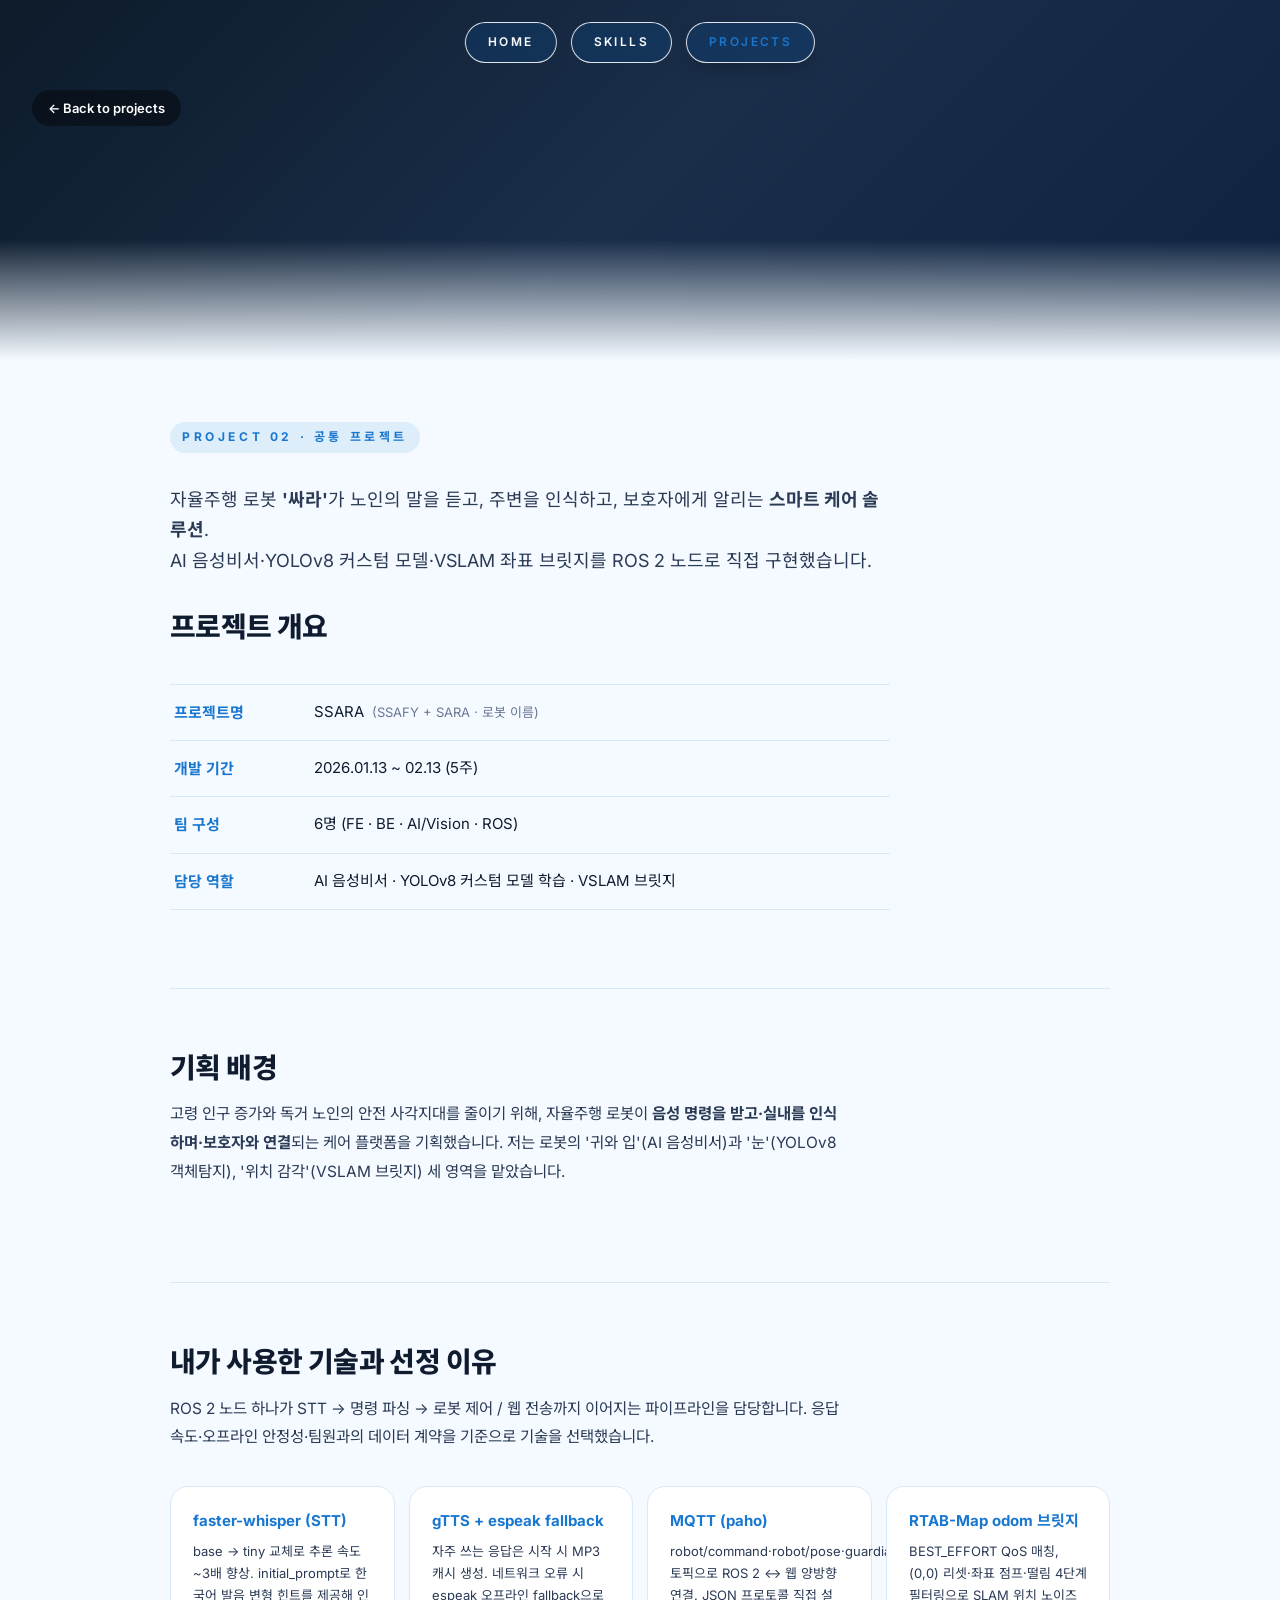
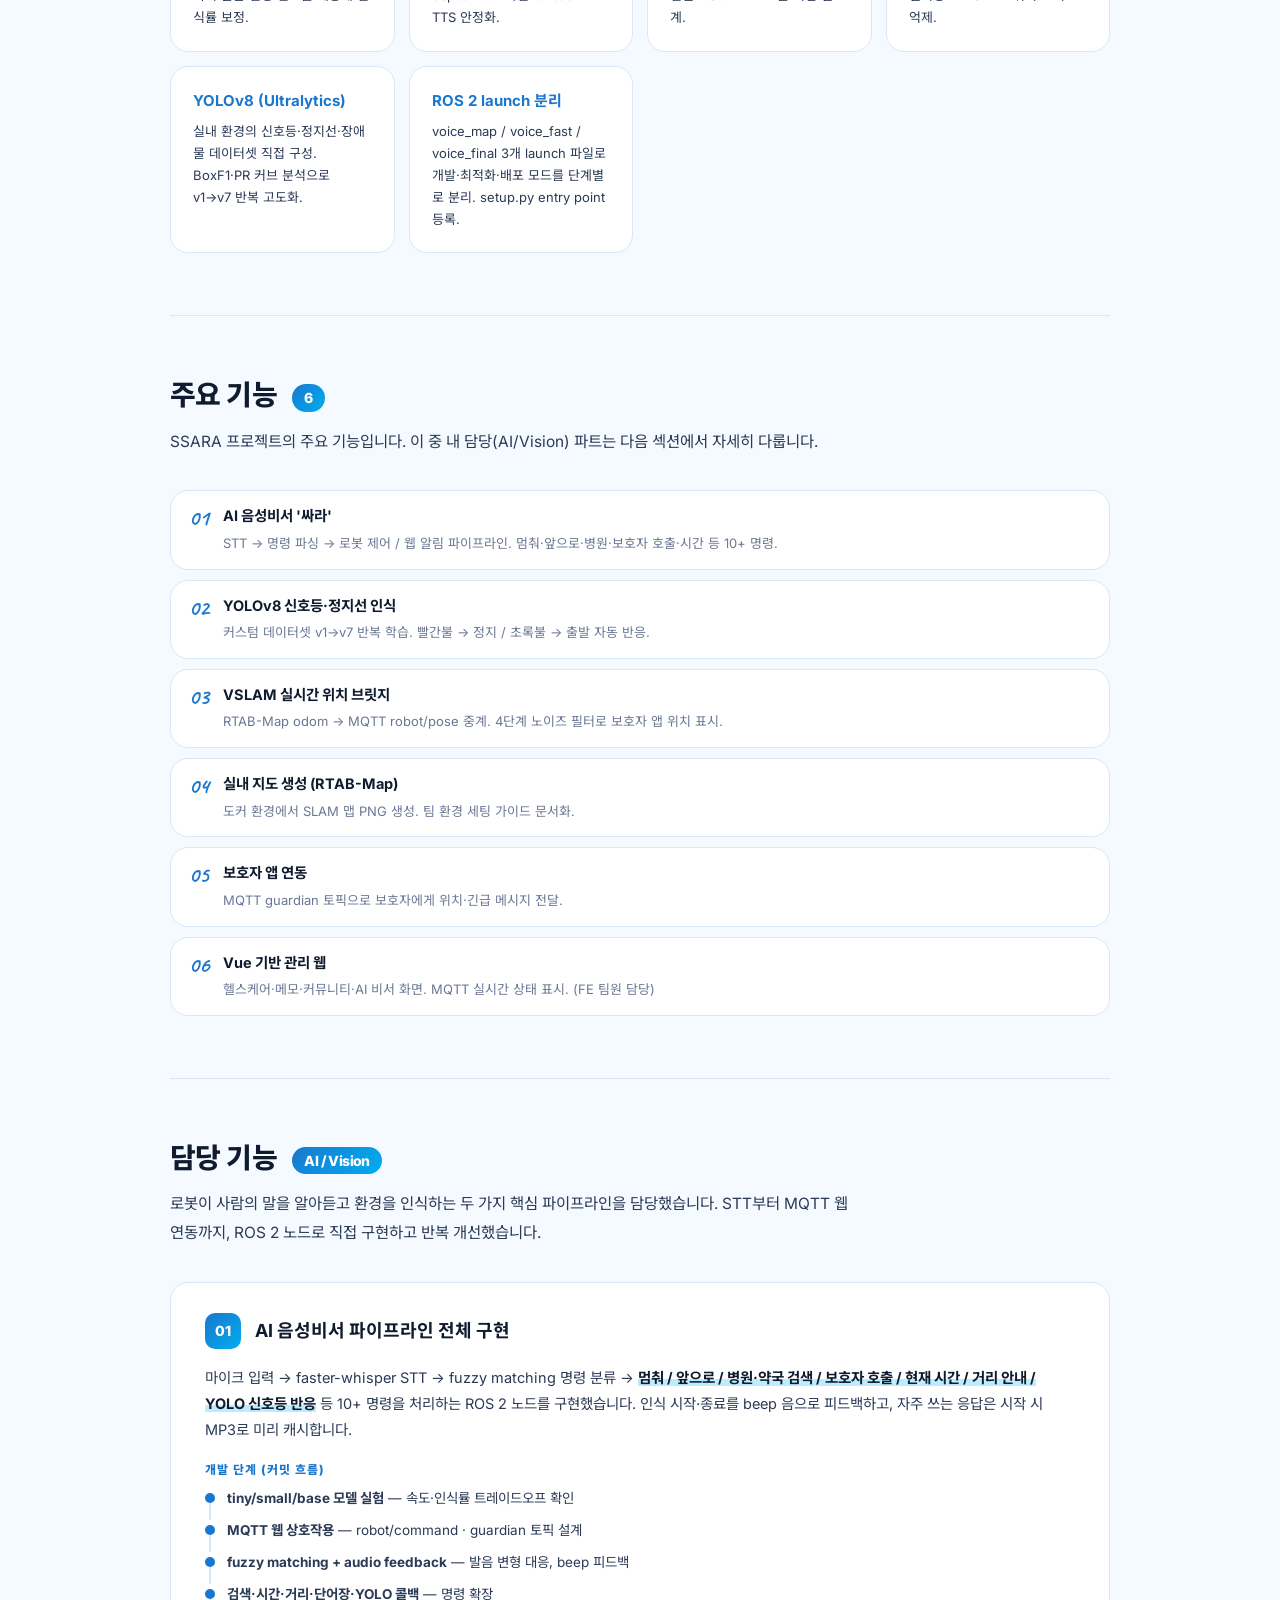
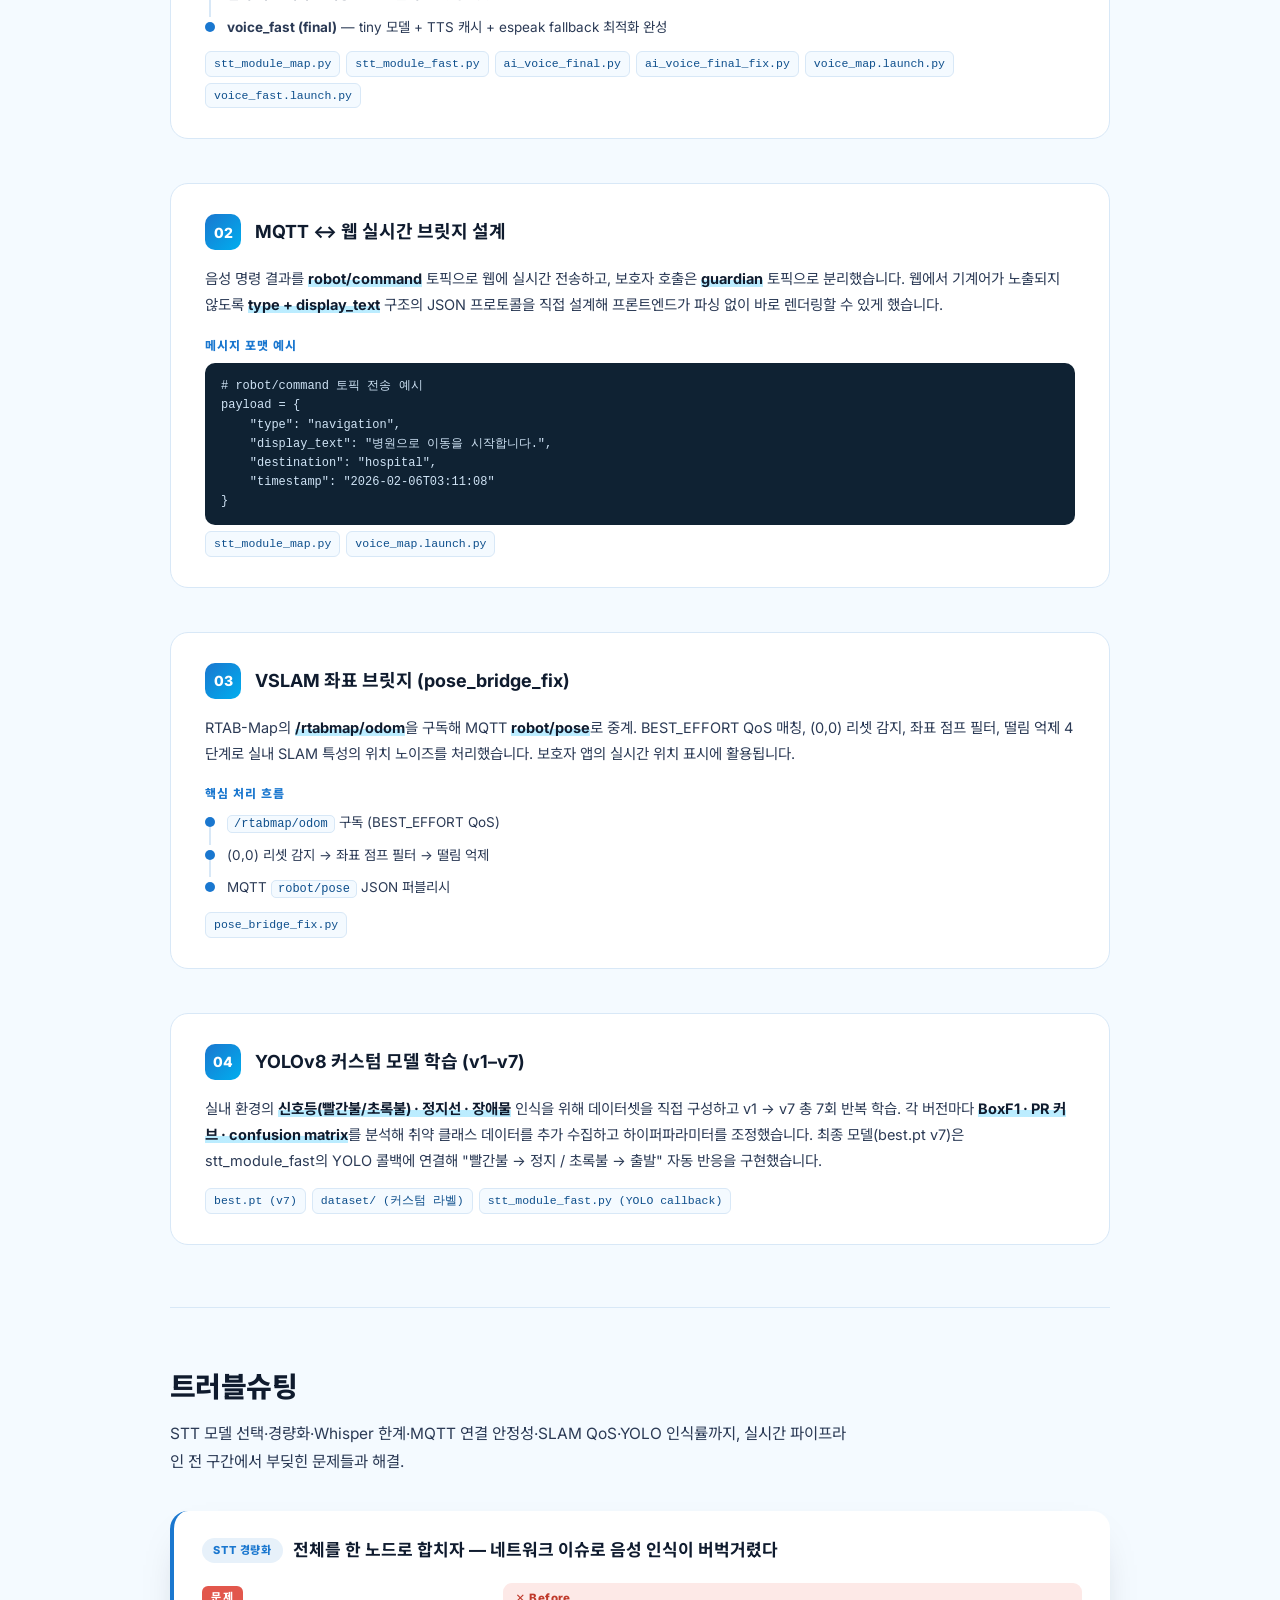
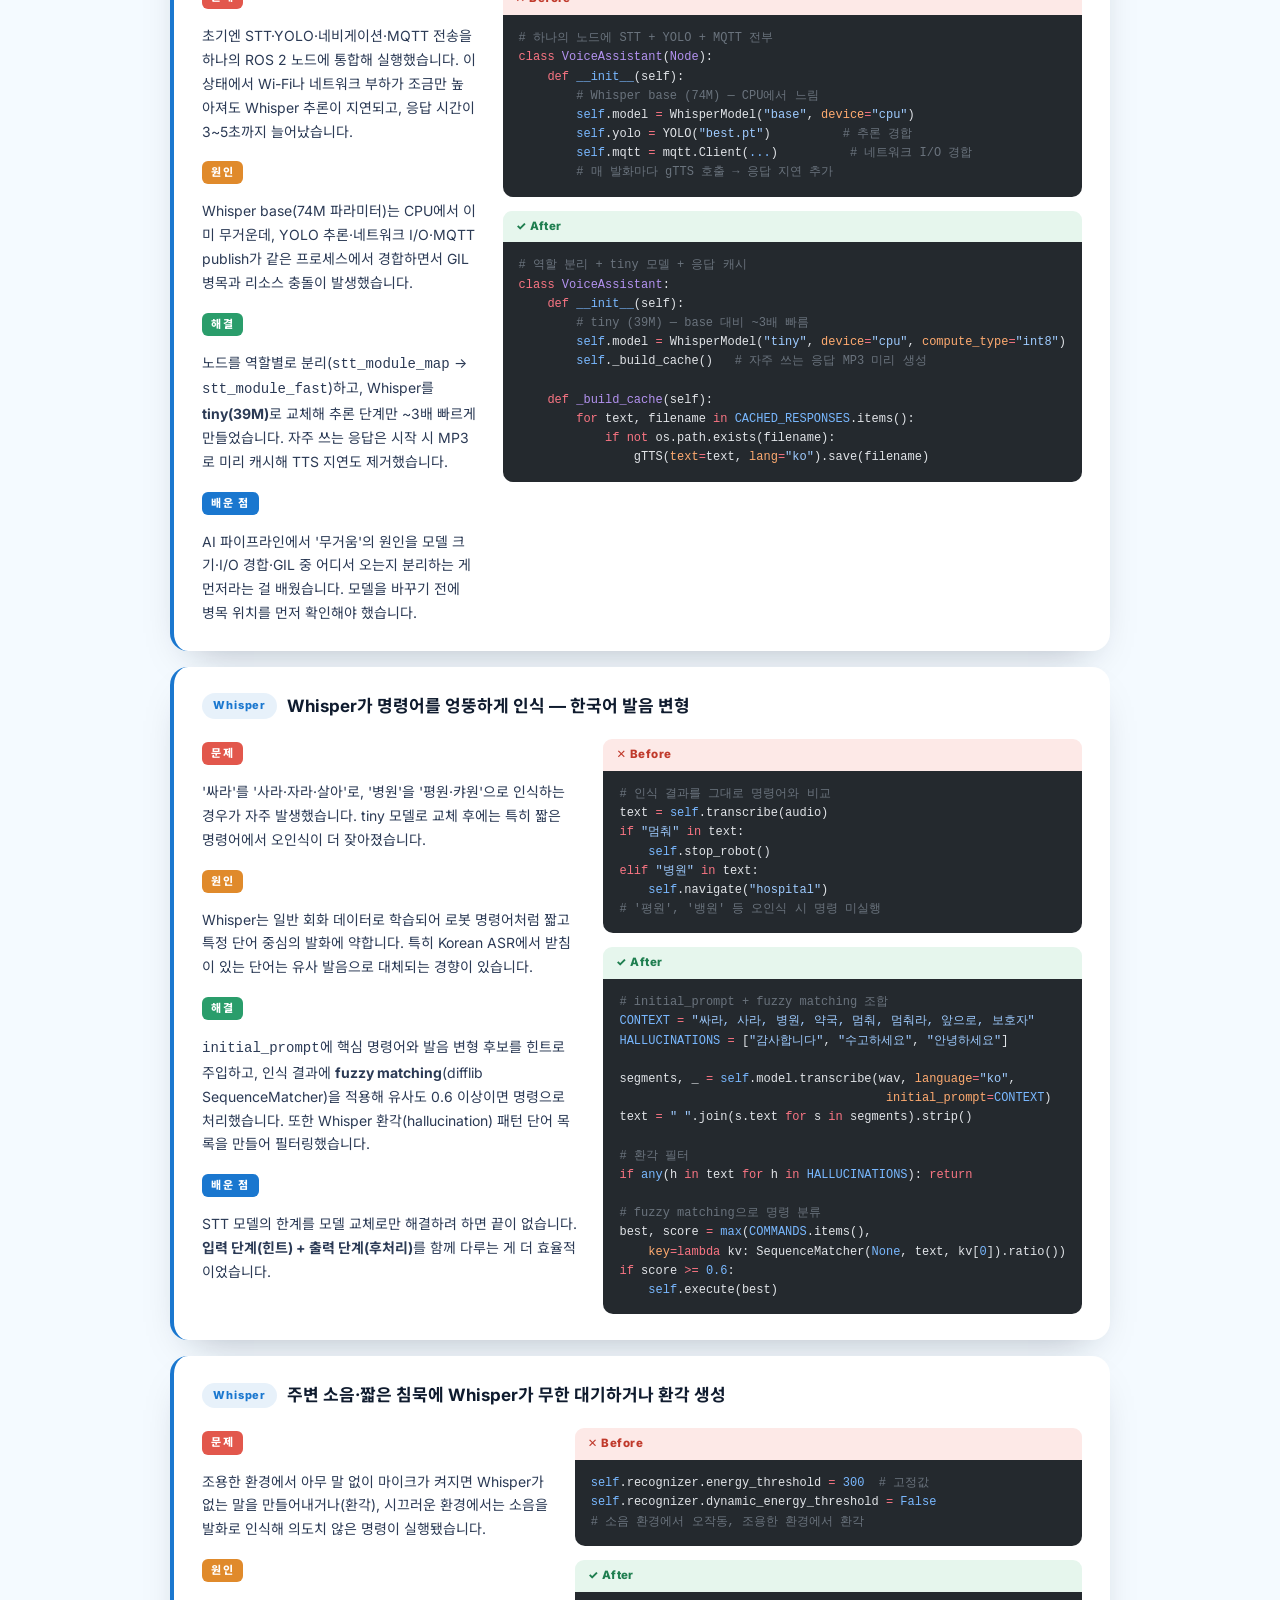
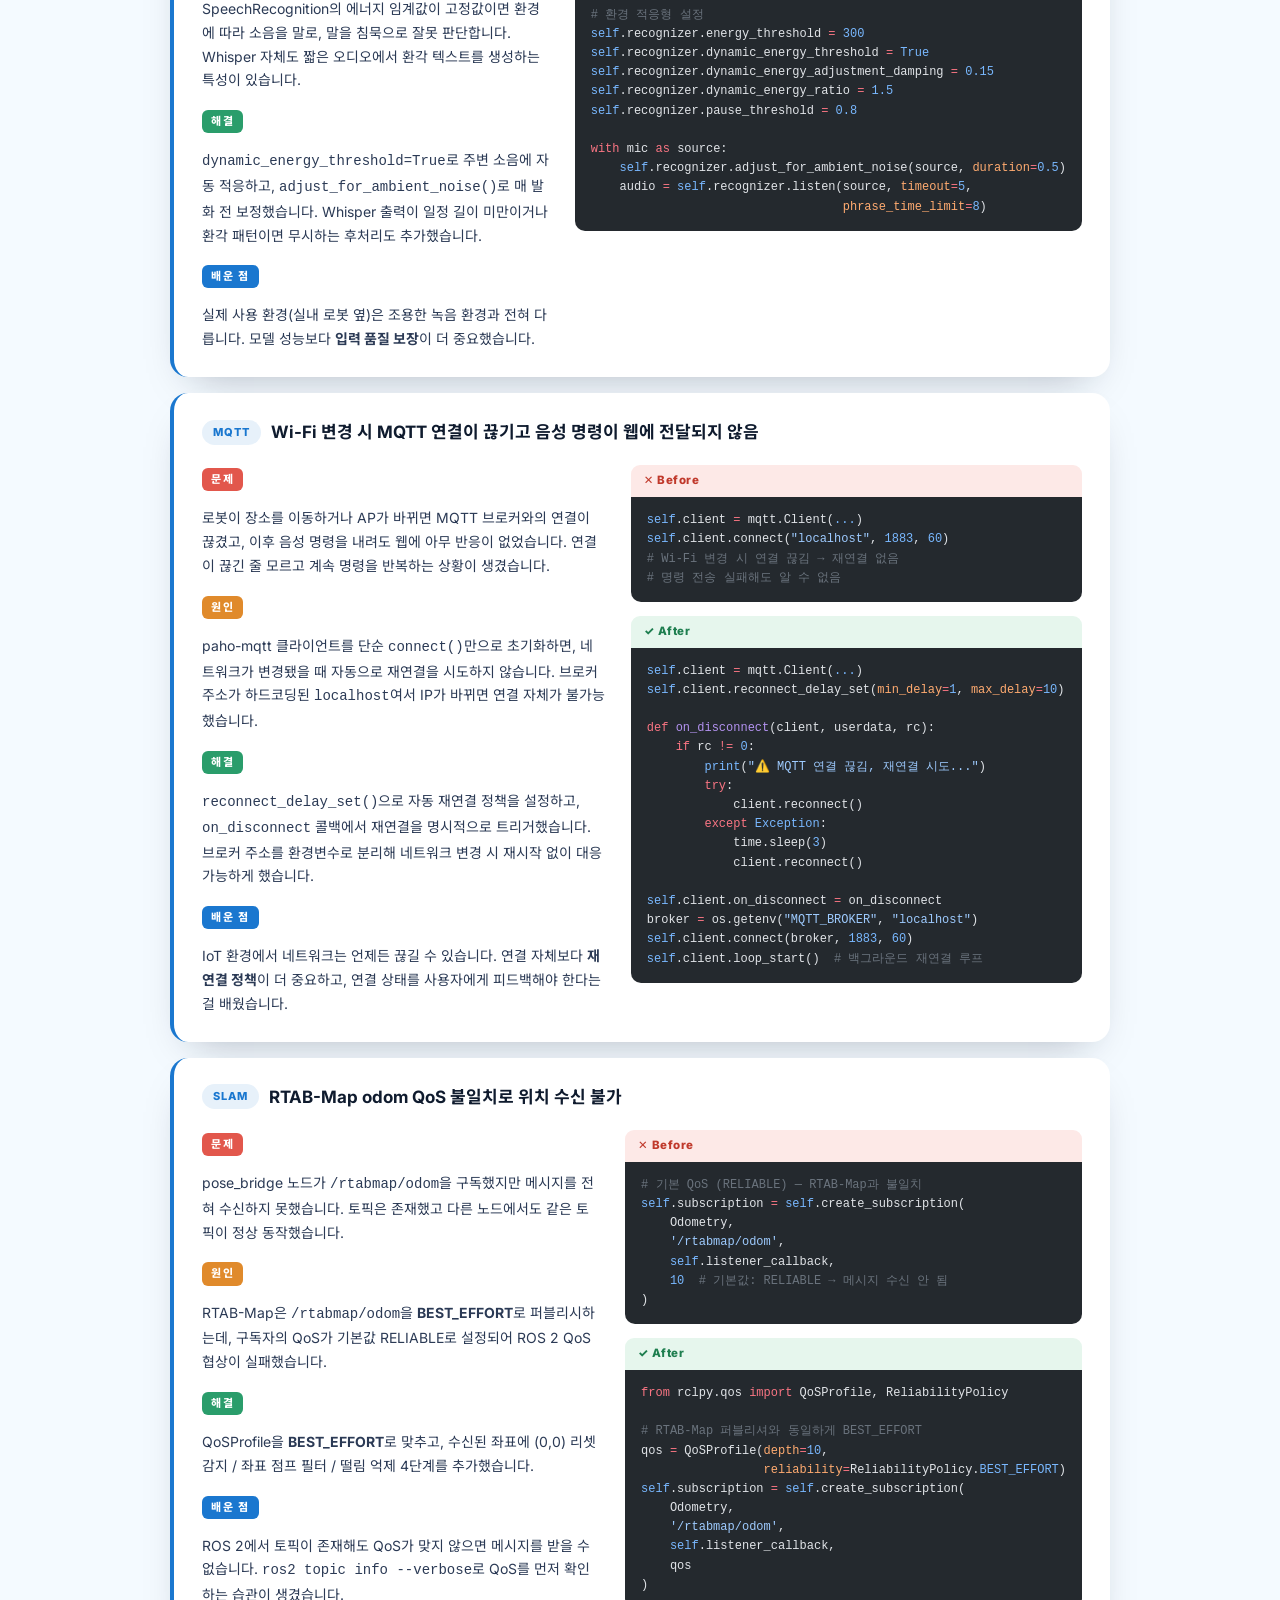
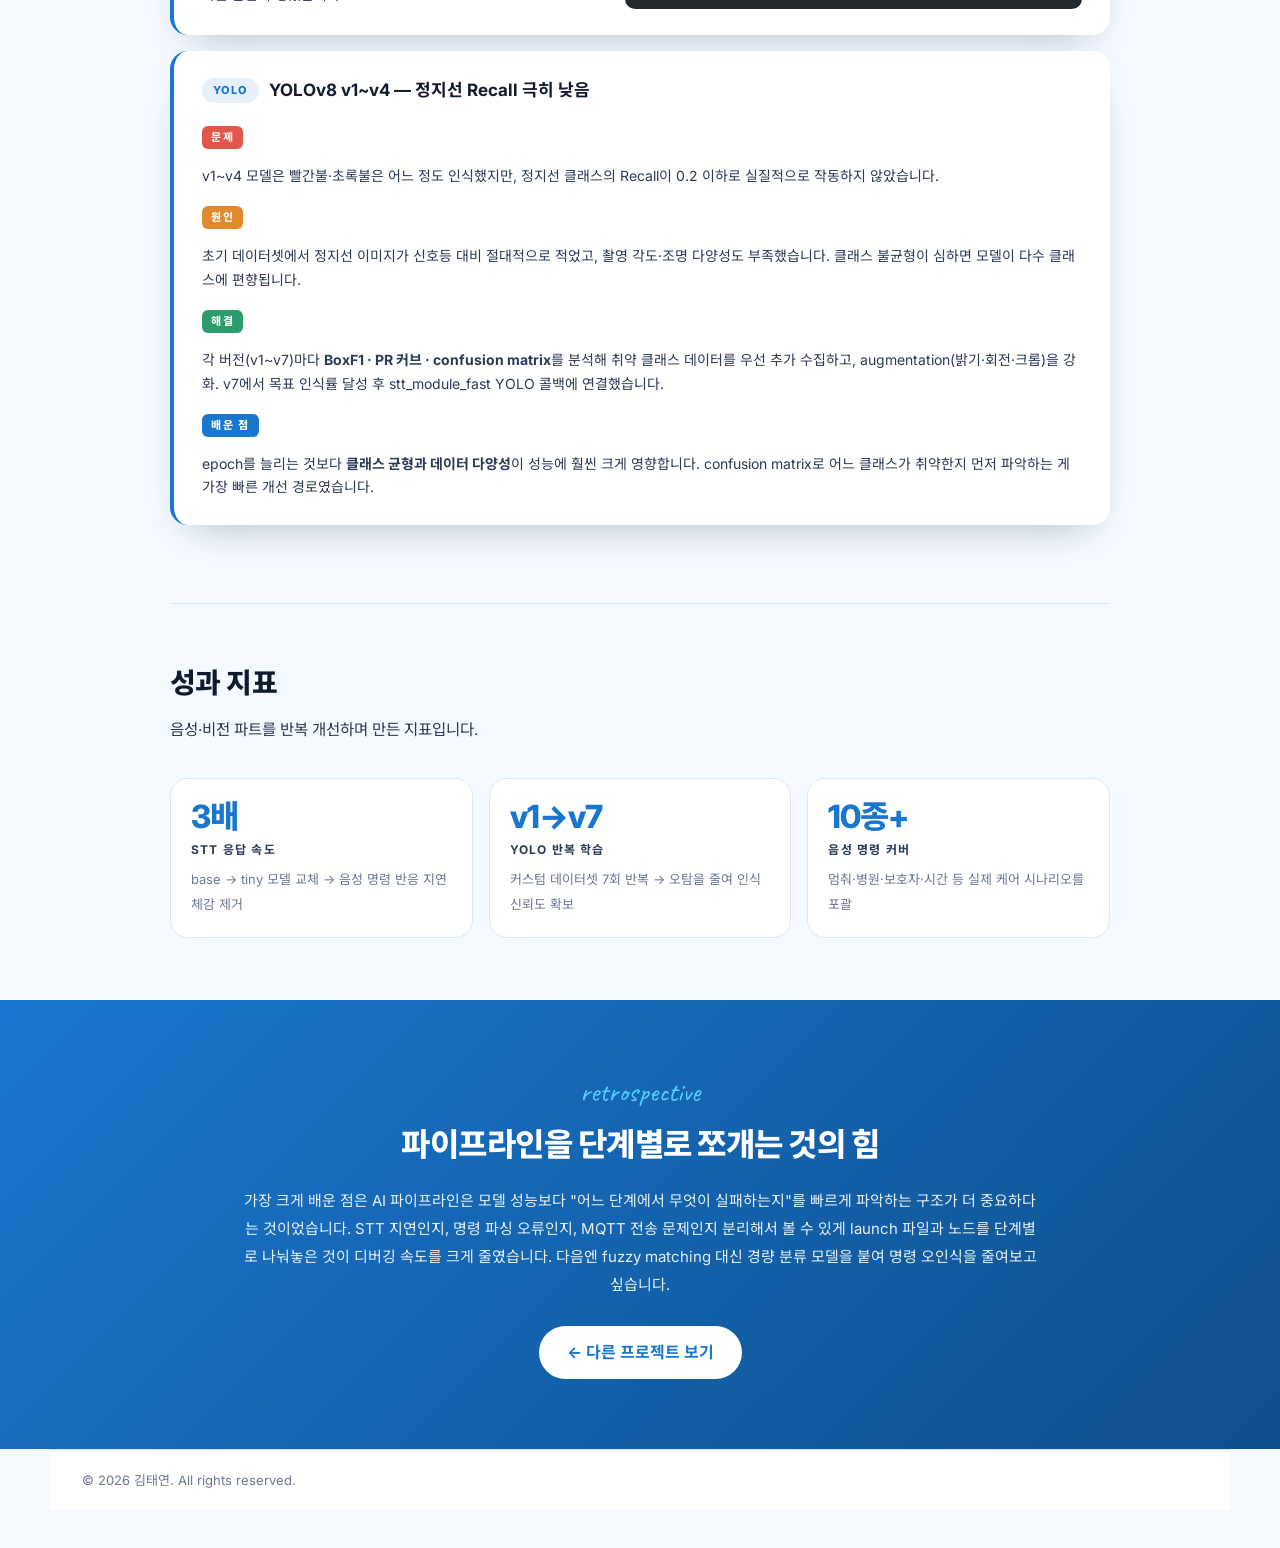
<file: projects/ssara/index.html>
<!DOCTYPE html><html lang="ko"> <head><meta charset="UTF-8"><meta name="viewport" content="width=device-width, initial-scale=1.0"><title>SSARA · 김태연 Portfolio</title><meta name="description" content="김태연 포트폴리오 - AI / Robotics Engineer"><link rel="preconnect" href="https://fonts.googleapis.com"><link rel="preconnect" href="https://fonts.gstatic.com" crossorigin><link href="https://fonts.googleapis.com/css2?family=Caveat:wght@500;700&family=Inter:wght@400;500;600;700;800;900&family=Noto+Sans+KR:wght@400;500;700;900&display=swap" rel="stylesheet"><link rel="stylesheet" href="/_astro/Footer.BlRjhFfs.css">
<link rel="stylesheet" href="/_astro/DetailLayout.DKQ0G_d5.css"></head> <body class="detail-body">  <nav class="capsule-nav-sticky show detail-nav"> <a href="/#introduce" class="cap-tab" data-section="introduce">HOME</a> <a href="/#skills" class="cap-tab" data-section="skills">SKILLS</a> <a href="/#projects" class="cap-tab active" data-section="projects">PROJECTS</a> </nav>   <header class="detail-hero ssara-hero"> <a href="/#projects" class="back-link">← Back to projects</a> </header>  <section class="detail-section"> <div class="detail-section-inner"> <span class="detail-eyebrow">PROJECT 02 · 공통 프로젝트</span> <p class="movwa-intro-tagline">
자율주행 로봇 <strong>'싸라'</strong>가 노인의 말을 듣고, 주변을 인식하고, 보호자에게 알리는
<strong>스마트 케어 솔루션</strong>.<br>
AI 음성비서·YOLOv8 커스텀 모델·VSLAM 좌표 브릿지를 ROS 2 노드로 직접 구현했습니다.
</p> <div class="detail-section-head"> <h2 class="detail-section-title">프로젝트 개요</h2> </div> <dl class="overview-list"> <div class="overview-row"><dt>프로젝트명</dt><dd>SSARA <span class="ov-sub">(SSAFY + SARA · 로봇 이름)</span></dd></div> <div class="overview-row"><dt>개발 기간</dt><dd>2026.01.13 ~ 02.13 (5주)</dd></div> <div class="overview-row"><dt>팀 구성</dt><dd>6명 (FE · BE · AI/Vision · ROS)</dd></div> <div class="overview-row"><dt>담당 역할</dt><dd>AI 음성비서 · YOLOv8 커스텀 모델 학습 · VSLAM 브릿지</dd></div> </dl> </div> </section>  <section class="detail-section"> <div class="detail-section-inner"> <div class="detail-section-head"> <h2 class="detail-section-title">기획 배경</h2> <p class="detail-section-lead">
고령 인구 증가와 독거 노인의 안전 사각지대를 줄이기 위해, 자율주행 로봇이
<strong>음성 명령을 받고·실내를 인식하며·보호자와 연결</strong>되는 케어 플랫폼을 기획했습니다.
          저는 로봇의 '귀와 입'(AI 음성비서)과 '눈'(YOLOv8 객체탐지), '위치 감각'(VSLAM 브릿지) 세 영역을 맡았습니다.
</p> </div> </div> </section>  <section class="detail-section"> <div class="detail-section-inner"> <div class="detail-section-head"> <h2 class="detail-section-title">내가 사용한 기술과 선정 이유</h2> <p class="detail-section-lead">
ROS 2 노드 하나가 STT → 명령 파싱 → 로봇 제어 / 웹 전송까지 이어지는 파이프라인을 담당합니다.
          응답 속도·오프라인 안정성·팀원과의 데이터 계약을 기준으로 기술을 선택했습니다.
</p> </div> <div class="stack-row"> <div class="stack-card"> <h4 class="stack-name">faster-whisper (STT)</h4> <p class="stack-reason">base → tiny 교체로 추론 속도 ~3배 향상. initial_prompt로 한국어 발음 변형 힌트를 제공해 인식률 보정.</p> </div> <div class="stack-card"> <h4 class="stack-name">gTTS + espeak fallback</h4> <p class="stack-reason">자주 쓰는 응답은 시작 시 MP3 캐시 생성. 네트워크 오류 시 espeak 오프라인 fallback으로 TTS 안정화.</p> </div> <div class="stack-card"> <h4 class="stack-name">MQTT (paho)</h4> <p class="stack-reason">robot/command·robot/pose·guardian 토픽으로 ROS 2 ↔ 웹 양방향 연결. JSON 프로토콜 직접 설계.</p> </div> <div class="stack-card"> <h4 class="stack-name">RTAB-Map odom 브릿지</h4> <p class="stack-reason">BEST_EFFORT QoS 매칭, (0,0) 리셋·좌표 점프·떨림 4단계 필터링으로 SLAM 위치 노이즈 억제.</p> </div> <div class="stack-card"> <h4 class="stack-name">YOLOv8 (Ultralytics)</h4> <p class="stack-reason">실내 환경의 신호등·정지선·장애물 데이터셋 직접 구성. BoxF1·PR 커브 분석으로 v1→v7 반복 고도화.</p> </div> <div class="stack-card"> <h4 class="stack-name">ROS 2 launch 분리</h4> <p class="stack-reason">voice_map / voice_fast / voice_final 3개 launch 파일로 개발·최적화·배포 모드를 단계별로 분리. setup.py entry point 등록.</p> </div> </div> </div> </section>  <section class="detail-section"> <div class="detail-section-inner"> <div class="detail-section-head"> <h2 class="detail-section-title">주요 기능 <span class="section-count">6</span></h2> <p class="detail-section-lead">
SSARA 프로젝트의 주요 기능입니다. 이 중 내 담당(AI/Vision) 파트는 다음 섹션에서 자세히 다룹니다.
</p> </div> <div class="allfeat-list"> <div class="allfeat-item"> <span class="allfeat-num">01</span> <div class="allfeat-text"><b>AI 음성비서 '싸라'</b><span>STT → 명령 파싱 → 로봇 제어 / 웹 알림 파이프라인. 멈춰·앞으로·병원·보호자 호출·시간 등 10+ 명령.</span></div> </div> <div class="allfeat-item"> <span class="allfeat-num">02</span> <div class="allfeat-text"><b>YOLOv8 신호등·정지선 인식</b><span>커스텀 데이터셋 v1→v7 반복 학습. 빨간불 → 정지 / 초록불 → 출발 자동 반응.</span></div> </div> <div class="allfeat-item"> <span class="allfeat-num">03</span> <div class="allfeat-text"><b>VSLAM 실시간 위치 브릿지</b><span>RTAB-Map odom → MQTT robot/pose 중계. 4단계 노이즈 필터로 보호자 앱 위치 표시.</span></div> </div> <div class="allfeat-item"> <span class="allfeat-num">04</span> <div class="allfeat-text"><b>실내 지도 생성 (RTAB-Map)</b><span>도커 환경에서 SLAM 맵 PNG 생성. 팀 환경 세팅 가이드 문서화.</span></div> </div> <div class="allfeat-item"> <span class="allfeat-num">05</span> <div class="allfeat-text"><b>보호자 앱 연동</b><span>MQTT guardian 토픽으로 보호자에게 위치·긴급 메시지 전달.</span></div> </div> <div class="allfeat-item"> <span class="allfeat-num">06</span> <div class="allfeat-text"><b>Vue 기반 관리 웹</b><span>헬스케어·메모·커뮤니티·AI 비서 화면. MQTT 실시간 상태 표시. (FE 팀원 담당)</span></div> </div> </div> </div> </section>  <section class="detail-section"> <div class="detail-section-inner"> <div class="detail-section-head"> <h2 class="detail-section-title">담당 기능 <span class="section-count">AI / Vision</span></h2> <p class="detail-section-lead">
로봇이 사람의 말을 알아듣고 환경을 인식하는 두 가지 핵심 파이프라인을 담당했습니다.
          STT부터 MQTT 웹 연동까지, ROS 2 노드로 직접 구현하고 반복 개선했습니다.
</p> </div> <div class="feature-list"> <article class="feature-card"> <div class="feature-head"> <span class="feature-num">01</span> <h3 class="feature-title">AI 음성비서 파이프라인 전체 구현</h3> </div> <p class="feature-body">
마이크 입력 → faster-whisper STT → fuzzy matching 명령 분류 →
<strong>멈춰 / 앞으로 / 병원·약국 검색 / 보호자 호출 / 현재 시간 / 거리 안내 / YOLO 신호등 반응</strong> 등
            10+ 명령을 처리하는 ROS 2 노드를 구현했습니다.
            인식 시작·종료를 beep 음으로 피드백하고, 자주 쓰는 응답은 시작 시 MP3로 미리 캐시합니다.
</p> <div class="feature-label">개발 단계 (커밋 흐름)</div> <div class="flow-steps"> <div class="flow-step"> <div class="flow-dot-col"><div class="flow-dot"></div><div class="flow-line"></div></div> <div class="flow-text"><strong>tiny/small/base 모델 실험</strong> — 속도·인식률 트레이드오프 확인</div> </div> <div class="flow-step"> <div class="flow-dot-col"><div class="flow-dot"></div><div class="flow-line"></div></div> <div class="flow-text"><strong>MQTT 웹 상호작용</strong> — robot/command · guardian 토픽 설계</div> </div> <div class="flow-step"> <div class="flow-dot-col"><div class="flow-dot"></div><div class="flow-line"></div></div> <div class="flow-text"><strong>fuzzy matching + audio feedback</strong> — 발음 변형 대응, beep 피드백</div> </div> <div class="flow-step"> <div class="flow-dot-col"><div class="flow-dot"></div><div class="flow-line"></div></div> <div class="flow-text"><strong>검색·시간·거리·단어장·YOLO 콜백</strong> — 명령 확장</div> </div> <div class="flow-step"> <div class="flow-dot-col"><div class="flow-dot"></div></div> <div class="flow-text"><strong>voice_fast (final)</strong> — tiny 모델 + TTS 캐시 + espeak fallback 최적화 완성</div> </div> </div> <div class="feature-files"> <code>stt_module_map.py</code><code>stt_module_fast.py</code> <code>ai_voice_final.py</code><code>ai_voice_final_fix.py</code> <code>voice_map.launch.py</code><code>voice_fast.launch.py</code> </div> </article> <article class="feature-card"> <div class="feature-head"> <span class="feature-num">02</span> <h3 class="feature-title">MQTT ↔ 웹 실시간 브릿지 설계</h3> </div> <p class="feature-body">
음성 명령 결과를 <strong>robot/command</strong> 토픽으로 웹에 실시간 전송하고,
            보호자 호출은 <strong>guardian</strong> 토픽으로 분리했습니다.
            웹에서 기계어가 노출되지 않도록 <strong>type + display_text</strong> 구조의 JSON 프로토콜을 직접 설계해
            프론트엔드가 파싱 없이 바로 렌더링할 수 있게 했습니다.
</p> <div class="feature-label">메시지 포맷 예시</div> <pre class="code-block"># robot/command 토픽 전송 예시
payload = {
    "type": "navigation",
    "display_text": "병원으로 이동을 시작합니다.",
    "destination": "hospital",
    "timestamp": "2026-02-06T03:11:08"
}</pre> <div class="feature-files"> <code>stt_module_map.py</code><code>voice_map.launch.py</code> </div> </article> <article class="feature-card"> <div class="feature-head"> <span class="feature-num">03</span> <h3 class="feature-title">VSLAM 좌표 브릿지 (pose_bridge_fix)</h3> </div> <p class="feature-body">
RTAB-Map의 <strong>/rtabmap/odom</strong>을 구독해 MQTT <strong>robot/pose</strong>로 중계.
            BEST_EFFORT QoS 매칭, (0,0) 리셋 감지, 좌표 점프 필터, 떨림 억제 4단계로
            실내 SLAM 특성의 위치 노이즈를 처리했습니다.
            보호자 앱의 실시간 위치 표시에 활용됩니다.
</p> <div class="feature-label">핵심 처리 흐름</div> <div class="flow-steps"> <div class="flow-step"> <div class="flow-dot-col"><div class="flow-dot"></div><div class="flow-line"></div></div> <div class="flow-text"><code>/rtabmap/odom</code> 구독 (BEST_EFFORT QoS)</div> </div> <div class="flow-step"> <div class="flow-dot-col"><div class="flow-dot"></div><div class="flow-line"></div></div> <div class="flow-text">(0,0) 리셋 감지 → 좌표 점프 필터 → 떨림 억제</div> </div> <div class="flow-step"> <div class="flow-dot-col"><div class="flow-dot"></div></div> <div class="flow-text">MQTT <code>robot/pose</code> JSON 퍼블리시</div> </div> </div> <div class="feature-files"> <code>pose_bridge_fix.py</code> </div> </article> <article class="feature-card"> <div class="feature-head"> <span class="feature-num">04</span> <h3 class="feature-title">YOLOv8 커스텀 모델 학습 (v1–v7)</h3> </div> <p class="feature-body">
실내 환경의 <strong>신호등(빨간불/초록불) · 정지선 · 장애물</strong> 인식을 위해
            데이터셋을 직접 구성하고 v1 → v7 총 7회 반복 학습.
            각 버전마다 <strong>BoxF1 · PR 커브 · confusion matrix</strong>를 분석해
            취약 클래스 데이터를 추가 수집하고 하이퍼파라미터를 조정했습니다.
            최종 모델(best.pt v7)은 stt_module_fast의 YOLO 콜백에 연결해
            "빨간불 → 정지 / 초록불 → 출발" 자동 반응을 구현했습니다.
</p> <div class="feature-files"> <code>best.pt (v7)</code><code>dataset/ (커스텀 라벨)</code><code>stt_module_fast.py (YOLO callback)</code> </div> </article> </div> </div> </section>  <section class="detail-section"> <div class="detail-section-inner"> <div class="detail-section-head"> <h2 class="detail-section-title">트러블슈팅</h2> <p class="detail-section-lead">
STT 모델 선택·경량화·Whisper 한계·MQTT 연결 안정성·SLAM QoS·YOLO 인식률까지,
          실시간 파이프라인 전 구간에서 부딪힌 문제들과 해결.
</p> </div> <div class="trouble-card tcard"> <div class="tcard-head"> <span class="tcard-tag">STT 경량화</span> <h3 class="tcard-title">전체를 한 노드로 합치자 — 네트워크 이슈로 음성 인식이 버벅거렸다</h3> </div> <div class="trouble-grid" style> <div class="tcol-text"> <div class="trow"><span class="trouble-label problem">문제</span><p class="trouble-text">초기엔 STT·YOLO·네비게이션·MQTT 전송을 하나의 ROS 2 노드에 통합해 실행했습니다. 이 상태에서 Wi-Fi나 네트워크 부하가 조금만 높아져도 Whisper 추론이 지연되고, 응답 시간이 3~5초까지 늘어났습니다.</p></div> <div class="trow"><span class="trouble-label cause">원인</span><p class="trouble-text">Whisper base(74M 파라미터)는 CPU에서 이미 무거운데, YOLO 추론·네트워크 I/O·MQTT publish가 같은 프로세스에서 경합하면서 GIL 병목과 리소스 충돌이 발생했습니다.</p></div> <div class="trow"><span class="trouble-label solve">해결</span><p class="trouble-text">노드를 역할별로 분리(<code>stt_module_map</code> → <code>stt_module_fast</code>)하고, Whisper를 <strong>tiny(39M)</strong>로 교체해 추론 단계만 ~3배 빠르게 만들었습니다. 자주 쓰는 응답은 시작 시 MP3로 미리 캐시해 TTS 지연도 제거했습니다.</p></div> <div class="trow"><span class="trouble-label learn">배운 점</span><p class="trouble-text">AI 파이프라인에서 '무거움'의 원인을 모델 크기·I/O 경합·GIL 중 어디서 오는지 분리하는 게 먼저라는 걸 배웠습니다. 모델을 바꾸기 전에 병목 위치를 먼저 확인해야 했습니다.</p></div> </div> <div class="tcol-code"> <div class="cp"> <div class="cp-head before">✕ Before</div> <pre class="astro-code github-dark" style="background-color:#24292e;color:#e1e4e8; overflow-x: auto;" tabindex="0" data-language="python"><code><span class="line"><span style="color:#6A737D"># 하나의 노드에 STT + YOLO + MQTT 전부</span></span>
<span class="line"><span style="color:#F97583">class</span><span style="color:#B392F0"> VoiceAssistant</span><span style="color:#E1E4E8">(</span><span style="color:#B392F0">Node</span><span style="color:#E1E4E8">):</span></span>
<span class="line"><span style="color:#F97583">    def</span><span style="color:#79B8FF"> __init__</span><span style="color:#E1E4E8">(self):</span></span>
<span class="line"><span style="color:#6A737D">        # Whisper base (74M) — CPU에서 느림</span></span>
<span class="line"><span style="color:#79B8FF">        self</span><span style="color:#E1E4E8">.model </span><span style="color:#F97583">=</span><span style="color:#E1E4E8"> WhisperModel(</span><span style="color:#9ECBFF">"base"</span><span style="color:#E1E4E8">, </span><span style="color:#FFAB70">device</span><span style="color:#F97583">=</span><span style="color:#9ECBFF">"cpu"</span><span style="color:#E1E4E8">)</span></span>
<span class="line"><span style="color:#79B8FF">        self</span><span style="color:#E1E4E8">.yolo </span><span style="color:#F97583">=</span><span style="color:#E1E4E8"> YOLO(</span><span style="color:#9ECBFF">"best.pt"</span><span style="color:#E1E4E8">)          </span><span style="color:#6A737D"># 추론 경합</span></span>
<span class="line"><span style="color:#79B8FF">        self</span><span style="color:#E1E4E8">.mqtt </span><span style="color:#F97583">=</span><span style="color:#E1E4E8"> mqtt.Client(</span><span style="color:#79B8FF">...</span><span style="color:#E1E4E8">)          </span><span style="color:#6A737D"># 네트워크 I/O 경합</span></span>
<span class="line"><span style="color:#6A737D">        # 매 발화마다 gTTS 호출 → 응답 지연 추가</span></span></code></pre> </div> <div class="cp"> <div class="cp-head after">✓ After</div> <pre class="astro-code github-dark" style="background-color:#24292e;color:#e1e4e8; overflow-x: auto;" tabindex="0" data-language="python"><code><span class="line"><span style="color:#6A737D"># 역할 분리 + tiny 모델 + 응답 캐시</span></span>
<span class="line"><span style="color:#F97583">class</span><span style="color:#B392F0"> VoiceAssistant</span><span style="color:#E1E4E8">:</span></span>
<span class="line"><span style="color:#F97583">    def</span><span style="color:#79B8FF"> __init__</span><span style="color:#E1E4E8">(self):</span></span>
<span class="line"><span style="color:#6A737D">        # tiny (39M) — base 대비 ~3배 빠름</span></span>
<span class="line"><span style="color:#79B8FF">        self</span><span style="color:#E1E4E8">.model </span><span style="color:#F97583">=</span><span style="color:#E1E4E8"> WhisperModel(</span><span style="color:#9ECBFF">"tiny"</span><span style="color:#E1E4E8">, </span><span style="color:#FFAB70">device</span><span style="color:#F97583">=</span><span style="color:#9ECBFF">"cpu"</span><span style="color:#E1E4E8">, </span><span style="color:#FFAB70">compute_type</span><span style="color:#F97583">=</span><span style="color:#9ECBFF">"int8"</span><span style="color:#E1E4E8">)</span></span>
<span class="line"><span style="color:#79B8FF">        self</span><span style="color:#E1E4E8">._build_cache()   </span><span style="color:#6A737D"># 자주 쓰는 응답 MP3 미리 생성</span></span>
<span class="line"></span>
<span class="line"><span style="color:#F97583">    def</span><span style="color:#B392F0"> _build_cache</span><span style="color:#E1E4E8">(self):</span></span>
<span class="line"><span style="color:#F97583">        for</span><span style="color:#E1E4E8"> text, filename </span><span style="color:#F97583">in</span><span style="color:#79B8FF"> CACHED_RESPONSES</span><span style="color:#E1E4E8">.items():</span></span>
<span class="line"><span style="color:#F97583">            if</span><span style="color:#F97583"> not</span><span style="color:#E1E4E8"> os.path.exists(filename):</span></span>
<span class="line"><span style="color:#E1E4E8">                gTTS(</span><span style="color:#FFAB70">text</span><span style="color:#F97583">=</span><span style="color:#E1E4E8">text, </span><span style="color:#FFAB70">lang</span><span style="color:#F97583">=</span><span style="color:#9ECBFF">"ko"</span><span style="color:#E1E4E8">).save(filename)</span></span></code></pre> </div> </div> </div> </div> <div class="trouble-card tcard"> <div class="tcard-head"> <span class="tcard-tag">Whisper</span> <h3 class="tcard-title">Whisper가 명령어를 엉뚱하게 인식 — 한국어 발음 변형</h3> </div> <div class="trouble-grid" style> <div class="tcol-text"> <div class="trow"><span class="trouble-label problem">문제</span><p class="trouble-text">'싸라'를 '사라·자라·살아'로, '병원'을 '평원·캬원'으로 인식하는 경우가 자주 발생했습니다. tiny 모델로 교체 후에는 특히 짧은 명령어에서 오인식이 더 잦아졌습니다.</p></div> <div class="trow"><span class="trouble-label cause">원인</span><p class="trouble-text">Whisper는 일반 회화 데이터로 학습되어 로봇 명령어처럼 짧고 특정 단어 중심의 발화에 약합니다. 특히 Korean ASR에서 받침이 있는 단어는 유사 발음으로 대체되는 경향이 있습니다.</p></div> <div class="trow"><span class="trouble-label solve">해결</span><p class="trouble-text"><code>initial_prompt</code>에 핵심 명령어와 발음 변형 후보를 힌트로 주입하고, 인식 결과에 <strong>fuzzy matching</strong>(difflib SequenceMatcher)을 적용해 유사도 0.6 이상이면 명령으로 처리했습니다. 또한 Whisper 환각(hallucination) 패턴 단어 목록을 만들어 필터링했습니다.</p></div> <div class="trow"><span class="trouble-label learn">배운 점</span><p class="trouble-text">STT 모델의 한계를 모델 교체로만 해결하려 하면 끝이 없습니다. <strong>입력 단계(힌트) + 출력 단계(후처리)</strong>를 함께 다루는 게 더 효율적이었습니다.</p></div> </div> <div class="tcol-code"> <div class="cp"> <div class="cp-head before">✕ Before</div> <pre class="astro-code github-dark" style="background-color:#24292e;color:#e1e4e8; overflow-x: auto;" tabindex="0" data-language="python"><code><span class="line"><span style="color:#6A737D"># 인식 결과를 그대로 명령어와 비교</span></span>
<span class="line"><span style="color:#E1E4E8">text </span><span style="color:#F97583">=</span><span style="color:#79B8FF"> self</span><span style="color:#E1E4E8">.transcribe(audio)</span></span>
<span class="line"><span style="color:#F97583">if</span><span style="color:#9ECBFF"> "멈춰"</span><span style="color:#F97583"> in</span><span style="color:#E1E4E8"> text:</span></span>
<span class="line"><span style="color:#79B8FF">    self</span><span style="color:#E1E4E8">.stop_robot()</span></span>
<span class="line"><span style="color:#F97583">elif</span><span style="color:#9ECBFF"> "병원"</span><span style="color:#F97583"> in</span><span style="color:#E1E4E8"> text:</span></span>
<span class="line"><span style="color:#79B8FF">    self</span><span style="color:#E1E4E8">.navigate(</span><span style="color:#9ECBFF">"hospital"</span><span style="color:#E1E4E8">)</span></span>
<span class="line"><span style="color:#6A737D"># '평원', '뱅원' 등 오인식 시 명령 미실행</span></span></code></pre> </div> <div class="cp"> <div class="cp-head after">✓ After</div> <pre class="astro-code github-dark" style="background-color:#24292e;color:#e1e4e8; overflow-x: auto;" tabindex="0" data-language="python"><code><span class="line"><span style="color:#6A737D"># initial_prompt + fuzzy matching 조합</span></span>
<span class="line"><span style="color:#79B8FF">CONTEXT</span><span style="color:#F97583"> =</span><span style="color:#9ECBFF"> "싸라, 사라, 병원, 약국, 멈춰, 멈춰라, 앞으로, 보호자"</span></span>
<span class="line"><span style="color:#79B8FF">HALLUCINATIONS</span><span style="color:#F97583"> =</span><span style="color:#E1E4E8"> [</span><span style="color:#9ECBFF">"감사합니다"</span><span style="color:#E1E4E8">, </span><span style="color:#9ECBFF">"수고하세요"</span><span style="color:#E1E4E8">, </span><span style="color:#9ECBFF">"안녕하세요"</span><span style="color:#E1E4E8">]</span></span>
<span class="line"></span>
<span class="line"><span style="color:#E1E4E8">segments, _ </span><span style="color:#F97583">=</span><span style="color:#79B8FF"> self</span><span style="color:#E1E4E8">.model.transcribe(wav, </span><span style="color:#FFAB70">language</span><span style="color:#F97583">=</span><span style="color:#9ECBFF">"ko"</span><span style="color:#E1E4E8">,</span></span>
<span class="line"><span style="color:#FFAB70">                                     initial_prompt</span><span style="color:#F97583">=</span><span style="color:#79B8FF">CONTEXT</span><span style="color:#E1E4E8">)</span></span>
<span class="line"><span style="color:#E1E4E8">text </span><span style="color:#F97583">=</span><span style="color:#9ECBFF"> " "</span><span style="color:#E1E4E8">.join(s.text </span><span style="color:#F97583">for</span><span style="color:#E1E4E8"> s </span><span style="color:#F97583">in</span><span style="color:#E1E4E8"> segments).strip()</span></span>
<span class="line"></span>
<span class="line"><span style="color:#6A737D"># 환각 필터</span></span>
<span class="line"><span style="color:#F97583">if</span><span style="color:#79B8FF"> any</span><span style="color:#E1E4E8">(h </span><span style="color:#F97583">in</span><span style="color:#E1E4E8"> text </span><span style="color:#F97583">for</span><span style="color:#E1E4E8"> h </span><span style="color:#F97583">in</span><span style="color:#79B8FF"> HALLUCINATIONS</span><span style="color:#E1E4E8">): </span><span style="color:#F97583">return</span></span>
<span class="line"></span>
<span class="line"><span style="color:#6A737D"># fuzzy matching으로 명령 분류</span></span>
<span class="line"><span style="color:#E1E4E8">best, score </span><span style="color:#F97583">=</span><span style="color:#79B8FF"> max</span><span style="color:#E1E4E8">(</span><span style="color:#79B8FF">COMMANDS</span><span style="color:#E1E4E8">.items(),</span></span>
<span class="line"><span style="color:#FFAB70">    key</span><span style="color:#F97583">=lambda</span><span style="color:#E1E4E8"> kv: SequenceMatcher(</span><span style="color:#79B8FF">None</span><span style="color:#E1E4E8">, text, kv[</span><span style="color:#79B8FF">0</span><span style="color:#E1E4E8">]).ratio())</span></span>
<span class="line"><span style="color:#F97583">if</span><span style="color:#E1E4E8"> score </span><span style="color:#F97583">>=</span><span style="color:#79B8FF"> 0.6</span><span style="color:#E1E4E8">:</span></span>
<span class="line"><span style="color:#79B8FF">    self</span><span style="color:#E1E4E8">.execute(best)</span></span></code></pre> </div> </div> </div> </div> <div class="trouble-card tcard"> <div class="tcard-head"> <span class="tcard-tag">Whisper</span> <h3 class="tcard-title">주변 소음·짧은 침묵에 Whisper가 무한 대기하거나 환각 생성</h3> </div> <div class="trouble-grid" style> <div class="tcol-text"> <div class="trow"><span class="trouble-label problem">문제</span><p class="trouble-text">조용한 환경에서 아무 말 없이 마이크가 켜지면 Whisper가 없는 말을 만들어내거나(환각), 시끄러운 환경에서는 소음을 발화로 인식해 의도치 않은 명령이 실행됐습니다.</p></div> <div class="trow"><span class="trouble-label cause">원인</span><p class="trouble-text">SpeechRecognition의 에너지 임계값이 고정값이면 환경에 따라 소음을 말로, 말을 침묵으로 잘못 판단합니다. Whisper 자체도 짧은 오디오에서 환각 텍스트를 생성하는 특성이 있습니다.</p></div> <div class="trow"><span class="trouble-label solve">해결</span><p class="trouble-text"><code>dynamic_energy_threshold=True</code>로 주변 소음에 자동 적응하고, <code>adjust_for_ambient_noise()</code>로 매 발화 전 보정했습니다. Whisper 출력이 일정 길이 미만이거나 환각 패턴이면 무시하는 후처리도 추가했습니다.</p></div> <div class="trow"><span class="trouble-label learn">배운 점</span><p class="trouble-text">실제 사용 환경(실내 로봇 옆)은 조용한 녹음 환경과 전혀 다릅니다. 모델 성능보다 <strong>입력 품질 보장</strong>이 더 중요했습니다.</p></div> </div> <div class="tcol-code"> <div class="cp"> <div class="cp-head before">✕ Before</div> <pre class="astro-code github-dark" style="background-color:#24292e;color:#e1e4e8; overflow-x: auto;" tabindex="0" data-language="python"><code><span class="line"><span style="color:#79B8FF">self</span><span style="color:#E1E4E8">.recognizer.energy_threshold </span><span style="color:#F97583">=</span><span style="color:#79B8FF"> 300</span><span style="color:#6A737D">  # 고정값</span></span>
<span class="line"><span style="color:#79B8FF">self</span><span style="color:#E1E4E8">.recognizer.dynamic_energy_threshold </span><span style="color:#F97583">=</span><span style="color:#79B8FF"> False</span></span>
<span class="line"><span style="color:#6A737D"># 소음 환경에서 오작동, 조용한 환경에서 환각</span></span></code></pre> </div> <div class="cp"> <div class="cp-head after">✓ After</div> <pre class="astro-code github-dark" style="background-color:#24292e;color:#e1e4e8; overflow-x: auto;" tabindex="0" data-language="python"><code><span class="line"><span style="color:#6A737D"># 환경 적응형 설정</span></span>
<span class="line"><span style="color:#79B8FF">self</span><span style="color:#E1E4E8">.recognizer.energy_threshold </span><span style="color:#F97583">=</span><span style="color:#79B8FF"> 300</span></span>
<span class="line"><span style="color:#79B8FF">self</span><span style="color:#E1E4E8">.recognizer.dynamic_energy_threshold </span><span style="color:#F97583">=</span><span style="color:#79B8FF"> True</span></span>
<span class="line"><span style="color:#79B8FF">self</span><span style="color:#E1E4E8">.recognizer.dynamic_energy_adjustment_damping </span><span style="color:#F97583">=</span><span style="color:#79B8FF"> 0.15</span></span>
<span class="line"><span style="color:#79B8FF">self</span><span style="color:#E1E4E8">.recognizer.dynamic_energy_ratio </span><span style="color:#F97583">=</span><span style="color:#79B8FF"> 1.5</span></span>
<span class="line"><span style="color:#79B8FF">self</span><span style="color:#E1E4E8">.recognizer.pause_threshold </span><span style="color:#F97583">=</span><span style="color:#79B8FF"> 0.8</span></span>
<span class="line"></span>
<span class="line"><span style="color:#F97583">with</span><span style="color:#E1E4E8"> mic </span><span style="color:#F97583">as</span><span style="color:#E1E4E8"> source:</span></span>
<span class="line"><span style="color:#79B8FF">    self</span><span style="color:#E1E4E8">.recognizer.adjust_for_ambient_noise(source, </span><span style="color:#FFAB70">duration</span><span style="color:#F97583">=</span><span style="color:#79B8FF">0.5</span><span style="color:#E1E4E8">)</span></span>
<span class="line"><span style="color:#E1E4E8">    audio </span><span style="color:#F97583">=</span><span style="color:#79B8FF"> self</span><span style="color:#E1E4E8">.recognizer.listen(source, </span><span style="color:#FFAB70">timeout</span><span style="color:#F97583">=</span><span style="color:#79B8FF">5</span><span style="color:#E1E4E8">,</span></span>
<span class="line"><span style="color:#FFAB70">                                   phrase_time_limit</span><span style="color:#F97583">=</span><span style="color:#79B8FF">8</span><span style="color:#E1E4E8">)</span></span></code></pre> </div> </div> </div> </div> <div class="trouble-card tcard"> <div class="tcard-head"> <span class="tcard-tag">MQTT</span> <h3 class="tcard-title">Wi-Fi 변경 시 MQTT 연결이 끊기고 음성 명령이 웹에 전달되지 않음</h3> </div> <div class="trouble-grid" style> <div class="tcol-text"> <div class="trow"><span class="trouble-label problem">문제</span><p class="trouble-text">로봇이 장소를 이동하거나 AP가 바뀌면 MQTT 브로커와의 연결이 끊겼고, 이후 음성 명령을 내려도 웹에 아무 반응이 없었습니다. 연결이 끊긴 줄 모르고 계속 명령을 반복하는 상황이 생겼습니다.</p></div> <div class="trow"><span class="trouble-label cause">원인</span><p class="trouble-text">paho-mqtt 클라이언트를 단순 <code>connect()</code>만으로 초기화하면, 네트워크가 변경됐을 때 자동으로 재연결을 시도하지 않습니다. 브로커 주소가 하드코딩된 <code>localhost</code>여서 IP가 바뀌면 연결 자체가 불가능했습니다.</p></div> <div class="trow"><span class="trouble-label solve">해결</span><p class="trouble-text"><code>reconnect_delay_set()</code>으로 자동 재연결 정책을 설정하고, <code>on_disconnect</code> 콜백에서 재연결을 명시적으로 트리거했습니다. 브로커 주소를 환경변수로 분리해 네트워크 변경 시 재시작 없이 대응 가능하게 했습니다.</p></div> <div class="trow"><span class="trouble-label learn">배운 점</span><p class="trouble-text">IoT 환경에서 네트워크는 언제든 끊길 수 있습니다. 연결 자체보다 <strong>재연결 정책</strong>이 더 중요하고, 연결 상태를 사용자에게 피드백해야 한다는 걸 배웠습니다.</p></div> </div> <div class="tcol-code"> <div class="cp"> <div class="cp-head before">✕ Before</div> <pre class="astro-code github-dark" style="background-color:#24292e;color:#e1e4e8; overflow-x: auto;" tabindex="0" data-language="python"><code><span class="line"><span style="color:#79B8FF">self</span><span style="color:#E1E4E8">.client </span><span style="color:#F97583">=</span><span style="color:#E1E4E8"> mqtt.Client(</span><span style="color:#79B8FF">...</span><span style="color:#E1E4E8">)</span></span>
<span class="line"><span style="color:#79B8FF">self</span><span style="color:#E1E4E8">.client.connect(</span><span style="color:#9ECBFF">"localhost"</span><span style="color:#E1E4E8">, </span><span style="color:#79B8FF">1883</span><span style="color:#E1E4E8">, </span><span style="color:#79B8FF">60</span><span style="color:#E1E4E8">)</span></span>
<span class="line"><span style="color:#6A737D"># Wi-Fi 변경 시 연결 끊김 → 재연결 없음</span></span>
<span class="line"><span style="color:#6A737D"># 명령 전송 실패해도 알 수 없음</span></span></code></pre> </div> <div class="cp"> <div class="cp-head after">✓ After</div> <pre class="astro-code github-dark" style="background-color:#24292e;color:#e1e4e8; overflow-x: auto;" tabindex="0" data-language="python"><code><span class="line"><span style="color:#79B8FF">self</span><span style="color:#E1E4E8">.client </span><span style="color:#F97583">=</span><span style="color:#E1E4E8"> mqtt.Client(</span><span style="color:#79B8FF">...</span><span style="color:#E1E4E8">)</span></span>
<span class="line"><span style="color:#79B8FF">self</span><span style="color:#E1E4E8">.client.reconnect_delay_set(</span><span style="color:#FFAB70">min_delay</span><span style="color:#F97583">=</span><span style="color:#79B8FF">1</span><span style="color:#E1E4E8">, </span><span style="color:#FFAB70">max_delay</span><span style="color:#F97583">=</span><span style="color:#79B8FF">10</span><span style="color:#E1E4E8">)</span></span>
<span class="line"></span>
<span class="line"><span style="color:#F97583">def</span><span style="color:#B392F0"> on_disconnect</span><span style="color:#E1E4E8">(client, userdata, rc):</span></span>
<span class="line"><span style="color:#F97583">    if</span><span style="color:#E1E4E8"> rc </span><span style="color:#F97583">!=</span><span style="color:#79B8FF"> 0</span><span style="color:#E1E4E8">:</span></span>
<span class="line"><span style="color:#79B8FF">        print</span><span style="color:#E1E4E8">(</span><span style="color:#9ECBFF">"⚠️ MQTT 연결 끊김, 재연결 시도..."</span><span style="color:#E1E4E8">)</span></span>
<span class="line"><span style="color:#F97583">        try</span><span style="color:#E1E4E8">:</span></span>
<span class="line"><span style="color:#E1E4E8">            client.reconnect()</span></span>
<span class="line"><span style="color:#F97583">        except</span><span style="color:#79B8FF"> Exception</span><span style="color:#E1E4E8">:</span></span>
<span class="line"><span style="color:#E1E4E8">            time.sleep(</span><span style="color:#79B8FF">3</span><span style="color:#E1E4E8">)</span></span>
<span class="line"><span style="color:#E1E4E8">            client.reconnect()</span></span>
<span class="line"></span>
<span class="line"><span style="color:#79B8FF">self</span><span style="color:#E1E4E8">.client.on_disconnect </span><span style="color:#F97583">=</span><span style="color:#E1E4E8"> on_disconnect</span></span>
<span class="line"><span style="color:#E1E4E8">broker </span><span style="color:#F97583">=</span><span style="color:#E1E4E8"> os.getenv(</span><span style="color:#9ECBFF">"MQTT_BROKER"</span><span style="color:#E1E4E8">, </span><span style="color:#9ECBFF">"localhost"</span><span style="color:#E1E4E8">)</span></span>
<span class="line"><span style="color:#79B8FF">self</span><span style="color:#E1E4E8">.client.connect(broker, </span><span style="color:#79B8FF">1883</span><span style="color:#E1E4E8">, </span><span style="color:#79B8FF">60</span><span style="color:#E1E4E8">)</span></span>
<span class="line"><span style="color:#79B8FF">self</span><span style="color:#E1E4E8">.client.loop_start()  </span><span style="color:#6A737D"># 백그라운드 재연결 루프</span></span></code></pre> </div> </div> </div> </div> <div class="trouble-card tcard"> <div class="tcard-head"> <span class="tcard-tag">SLAM</span> <h3 class="tcard-title">RTAB-Map odom QoS 불일치로 위치 수신 불가</h3> </div> <div class="trouble-grid" style> <div class="tcol-text"> <div class="trow"><span class="trouble-label problem">문제</span><p class="trouble-text">pose_bridge 노드가 <code>/rtabmap/odom</code>을 구독했지만 메시지를 전혀 수신하지 못했습니다. 토픽은 존재했고 다른 노드에서도 같은 토픽이 정상 동작했습니다.</p></div> <div class="trow"><span class="trouble-label cause">원인</span><p class="trouble-text">RTAB-Map은 <code>/rtabmap/odom</code>을 <strong>BEST_EFFORT</strong>로 퍼블리시하는데, 구독자의 QoS가 기본값 RELIABLE로 설정되어 ROS 2 QoS 협상이 실패했습니다.</p></div> <div class="trow"><span class="trouble-label solve">해결</span><p class="trouble-text">QoSProfile을 <strong>BEST_EFFORT</strong>로 맞추고, 수신된 좌표에 (0,0) 리셋 감지 / 좌표 점프 필터 / 떨림 억제 4단계를 추가했습니다.</p></div> <div class="trow"><span class="trouble-label learn">배운 점</span><p class="trouble-text">ROS 2에서 토픽이 존재해도 QoS가 맞지 않으면 메시지를 받을 수 없습니다. <code>ros2 topic info --verbose</code>로 QoS를 먼저 확인하는 습관이 생겼습니다.</p></div> </div> <div class="tcol-code"> <div class="cp"> <div class="cp-head before">✕ Before</div> <pre class="astro-code github-dark" style="background-color:#24292e;color:#e1e4e8; overflow-x: auto;" tabindex="0" data-language="python"><code><span class="line"><span style="color:#6A737D"># 기본 QoS (RELIABLE) — RTAB-Map과 불일치</span></span>
<span class="line"><span style="color:#79B8FF">self</span><span style="color:#E1E4E8">.subscription </span><span style="color:#F97583">=</span><span style="color:#79B8FF"> self</span><span style="color:#E1E4E8">.create_subscription(</span></span>
<span class="line"><span style="color:#E1E4E8">    Odometry,</span></span>
<span class="line"><span style="color:#9ECBFF">    '/rtabmap/odom'</span><span style="color:#E1E4E8">,</span></span>
<span class="line"><span style="color:#79B8FF">    self</span><span style="color:#E1E4E8">.listener_callback,</span></span>
<span class="line"><span style="color:#79B8FF">    10</span><span style="color:#6A737D">  # 기본값: RELIABLE → 메시지 수신 안 됨</span></span>
<span class="line"><span style="color:#E1E4E8">)</span></span></code></pre> </div> <div class="cp"> <div class="cp-head after">✓ After</div> <pre class="astro-code github-dark" style="background-color:#24292e;color:#e1e4e8; overflow-x: auto;" tabindex="0" data-language="python"><code><span class="line"><span style="color:#F97583">from</span><span style="color:#E1E4E8"> rclpy.qos </span><span style="color:#F97583">import</span><span style="color:#E1E4E8"> QoSProfile, ReliabilityPolicy</span></span>
<span class="line"></span>
<span class="line"><span style="color:#6A737D"># RTAB-Map 퍼블리셔와 동일하게 BEST_EFFORT</span></span>
<span class="line"><span style="color:#E1E4E8">qos </span><span style="color:#F97583">=</span><span style="color:#E1E4E8"> QoSProfile(</span><span style="color:#FFAB70">depth</span><span style="color:#F97583">=</span><span style="color:#79B8FF">10</span><span style="color:#E1E4E8">,</span></span>
<span class="line"><span style="color:#FFAB70">                 reliability</span><span style="color:#F97583">=</span><span style="color:#E1E4E8">ReliabilityPolicy.</span><span style="color:#79B8FF">BEST_EFFORT</span><span style="color:#E1E4E8">)</span></span>
<span class="line"><span style="color:#79B8FF">self</span><span style="color:#E1E4E8">.subscription </span><span style="color:#F97583">=</span><span style="color:#79B8FF"> self</span><span style="color:#E1E4E8">.create_subscription(</span></span>
<span class="line"><span style="color:#E1E4E8">    Odometry,</span></span>
<span class="line"><span style="color:#9ECBFF">    '/rtabmap/odom'</span><span style="color:#E1E4E8">,</span></span>
<span class="line"><span style="color:#79B8FF">    self</span><span style="color:#E1E4E8">.listener_callback,</span></span>
<span class="line"><span style="color:#E1E4E8">    qos</span></span>
<span class="line"><span style="color:#E1E4E8">)</span></span></code></pre> </div> </div> </div> </div> <div class="trouble-card tcard"> <div class="tcard-head"> <span class="tcard-tag">YOLO</span> <h3 class="tcard-title">YOLOv8 v1~v4 — 정지선 Recall 극히 낮음</h3> </div> <div class="trouble-grid" style="grid-template-columns: 1fr;"> <div class="tcol-text"> <div class="trow"><span class="trouble-label problem">문제</span><p class="trouble-text">v1~v4 모델은 빨간불·초록불은 어느 정도 인식했지만, 정지선 클래스의 Recall이 0.2 이하로 실질적으로 작동하지 않았습니다.</p></div> <div class="trow"><span class="trouble-label cause">원인</span><p class="trouble-text">초기 데이터셋에서 정지선 이미지가 신호등 대비 절대적으로 적었고, 촬영 각도·조명 다양성도 부족했습니다. 클래스 불균형이 심하면 모델이 다수 클래스에 편향됩니다.</p></div> <div class="trow"><span class="trouble-label solve">해결</span><p class="trouble-text">각 버전(v1~v7)마다 <strong>BoxF1 · PR 커브 · confusion matrix</strong>를 분석해 취약 클래스 데이터를 우선 추가 수집하고, augmentation(밝기·회전·크롭)을 강화. v7에서 목표 인식률 달성 후 stt_module_fast YOLO 콜백에 연결했습니다.</p></div> <div class="trow"><span class="trouble-label learn">배운 점</span><p class="trouble-text">epoch를 늘리는 것보다 <strong>클래스 균형과 데이터 다양성</strong>이 성능에 훨씬 크게 영향합니다. confusion matrix로 어느 클래스가 취약한지 먼저 파악하는 게 가장 빠른 개선 경로였습니다.</p></div> </div>  </div> </div> </div> </section>  <section class="detail-section"> <div class="detail-section-inner"> <div class="detail-section-head"> <h2 class="detail-section-title">성과 지표</h2> <p class="detail-section-lead">
음성·비전 파트를 반복 개선하며 만든 지표입니다.
</p> </div> <div class="stat-row"> <div class="stat-card"> <span class="stat-num">3배</span> <span class="stat-label">STT 응답 속도</span> <span class="stat-desc">base → tiny 모델 교체 → 음성 명령 반응 지연 체감 제거</span> </div> <div class="stat-card"> <span class="stat-num">v1→v7</span> <span class="stat-label">YOLO 반복 학습</span> <span class="stat-desc">커스텀 데이터셋 7회 반복 → 오탐을 줄여 인식 신뢰도 확보</span> </div> <div class="stat-card"> <span class="stat-num">10종+</span> <span class="stat-label">음성 명령 커버</span> <span class="stat-desc">멈춰·병원·보호자·시간 등 실제 케어 시나리오를 포괄</span> </div> </div> </div> </section>  <section class="detail-outro"> <div class="outro-inner"> <span class="outro-eyebrow">retrospective</span> <h2 class="outro-title">파이프라인을 단계별로 쪼개는 것의 힘</h2> <p class="outro-text">
가장 크게 배운 점은 AI 파이프라인은 모델 성능보다
        "어느 단계에서 무엇이 실패하는지"를 빠르게 파악하는 구조가 더 중요하다는 것이었습니다.
        STT 지연인지, 명령 파싱 오류인지, MQTT 전송 문제인지 분리해서 볼 수 있게
        launch 파일과 노드를 단계별로 나눠놓은 것이 디버깅 속도를 크게 줄였습니다.
        다음엔 fuzzy matching 대신 경량 분류 모델을 붙여 명령 오인식을 줄여보고 싶습니다.
</p> <a href="/#projects" class="outro-back">← 다른 프로젝트 보기</a> </div> </section>  <footer class="footer"> <span>© 2026 김태연. All rights reserved.</span> </footer>  </body></html>
</file>
<file: _astro/Footer.BlRjhFfs.css>
:root{--blue-primary: #1a77cf;--blue-accent: #00aeef;--blue-light: #56d1ff;--blue-soft: #eaf5ff;--blue-softer: #f4faff;--blue-deep: #0e4f8c;--blue-ink: #083a6b;--blue-sky: #d9f3ff;--blue-ice: #f7fcff;--mint-soft: #d8fff4;--sun-soft: #ffe690;--blue-cover: #1a77cf;--blue-cover-2: #1364b0;--ink: #0f1b2e;--ink-2: #2b3a55;--ink-mute: #6b7894;--line: #d8e8f7;--paper: #fffdf6;--radius-md: 18px;--radius-lg: 28px;--shadow-card: 0 18px 40px -22px rgba(15, 27, 46, .35);--shadow-pop: 0 22px 50px -24px rgba(26, 119, 207, .55);--font-sans: "Inter", "Noto Sans KR", system-ui, -apple-system, "Segoe UI", sans-serif;--font-hand: "Caveat", "Noto Sans KR", cursive}*{box-sizing:border-box}html{scroll-behavior:smooth;scroll-padding-top:96px}body{margin:0;font-family:var(--font-sans);color:var(--ink);background:radial-gradient(circle at 18% 16%,rgba(86,209,255,.34),transparent 28vw),radial-gradient(circle at 84% 30%,rgba(216,255,244,.42),transparent 30vw),linear-gradient(180deg,#0f65b6,#1b8fd6,#e7f8ff 72%,#fff);-webkit-font-smoothing:antialiased;line-height:1.55}body.splash-active{overflow:hidden}img{display:block;max-width:100%}a{color:inherit;text-decoration:none}button{font-family:inherit;cursor:pointer;border:none;background:none}.cover{position:relative;min-height:100vh;background:radial-gradient(ellipse at 50% 110%,#56d1ff94,#1a77cff5 56%,#0e4f8cfa);overflow:hidden;color:#fff;display:flex;flex-direction:column}body.splash-active .cover,body.splash-done .cover{position:fixed;inset:0;z-index:110}body.splash-active main,body.splash-active>.footer{opacity:0}body.splash-done .cover{min-height:0;height:0;overflow:visible;background:transparent;pointer-events:none}body.splash-done .cover:after,body.splash-done .cover-bg,body.splash-done .cover-top,body.splash-done .title-stack,body.splash-done .cover-bottom,body.splash-done .splash-cta{display:none}body.splash-done main,body.splash-done>.footer{animation:pageRiseIn .75s ease both}.cover:after{content:"";position:absolute;left:0;right:0;bottom:-1px;height:170px;z-index:1;pointer-events:none;background:linear-gradient(180deg,#0e4f8c00,#146fbec7 58%,#167ac5)}.cover-bg{position:absolute;inset:0;pointer-events:none;z-index:0}.cover-bg img{position:absolute}body.splash-active .bg-circles{animation:softAssetIn 1.2s ease .08s both}body.splash-active .bg-halftone{animation:softAssetIn 1.25s ease .28s both}body.splash-active .bg-stars-1{animation:starInA 1.1s cubic-bezier(.18,.92,.24,1) .72s both,floatY 6s ease-in-out 1.85s infinite}body.splash-active .bg-stars-2{animation:starInB 1.1s cubic-bezier(.18,.92,.24,1) .88s both,floatY 7s ease-in-out 2s infinite}body.splash-active .bg-plane-tr{animation:planeInTr 1.15s cubic-bezier(.18,.92,.24,1) .98s both,floatX 8s ease-in-out 2.15s infinite}body.splash-active .bg-plane-bl{animation:planeInBl 1.15s cubic-bezier(.18,.92,.24,1) 1.1s both,floatPlaneBl 9s ease-in-out 2.25s infinite}body.splash-exiting .cover-bg img,body.splash-exiting .pixel-arrow{animation:none;opacity:0;transition:opacity .65s ease,transform .85s cubic-bezier(.62,.02,.28,1),filter .75s ease;filter:blur(3px)}body.splash-exiting .bg-circles-tl{transform:translate3d(-12vw,-10vh,0) rotate(180deg) scale(.92)}body.splash-exiting .bg-circles-br{transform:translate3d(12vw,12vh,0) scale(.92)}body.splash-exiting .bg-halftone-center{transform:translate(-50%,-50%) scale(1.18)}body.splash-exiting .bg-halftone-tl{transform:translate3d(-5vw,-9vh,0) scale(1.08)}body.splash-exiting .bg-stars-1{transform:translate3d(-18vw,-10vh,0) rotate(-24deg) scale(.7)}body.splash-exiting .bg-stars-2{transform:translate3d(16vw,12vh,0) rotate(24deg) scale(.7)}body.splash-exiting .bg-plane-tr{transform:translate3d(22vw,-12vh,0) rotate(-28deg) scale(.78)}body.splash-exiting .bg-plane-bl{transform:translate3d(-22vw,14vh,0) rotate(20deg) scaleX(-1) scale(.78)}body.splash-exiting .pixel-arrow-left{transform:translate3d(-14vw,-50%,0)}body.splash-exiting .pixel-arrow-right{transform:translate3d(14vw,-50%,0)}.bg-circles{width:380px;opacity:.18;filter:brightness(2)}.bg-circles-tl{top:-100px;left:-120px;transform:rotate(180deg)}.bg-circles-br{bottom:-100px;right:-120px}.bg-halftone{--asset-opacity: .32;opacity:.32;mix-blend-mode:screen}.bg-halftone-center{--asset-opacity: .18;width:520px;top:40%;left:50%;transform:translate(-50%,-50%);opacity:.18}.bg-halftone-tl{--asset-opacity: .14;width:300px;top:-40px;left:24%;opacity:.14}.bg-stars{width:220px;opacity:.95}.bg-stars-1{top:22%;left:18%;animation:floatY 6s ease-in-out infinite}.bg-stars-2{bottom:12%;right:14%;animation:floatY 7s ease-in-out -2s infinite}.bg-plane{width:110px;filter:drop-shadow(0 8px 18px rgba(0,0,0,.25))}.bg-plane-tr{top:24%;right:16%;transform:rotate(-18deg);animation:floatX 8s ease-in-out infinite}.bg-plane-bl{bottom:22%;left:22%;transform:rotate(20deg) scaleX(-1);animation:floatPlaneBl 9s ease-in-out -3s infinite}@keyframes floatY{0%,to{transform:translateY(0)}50%{transform:translateY(-14px)}}@keyframes floatX{0%,to{transform:translate(0) rotate(-18deg)}50%{transform:translate(10px,-8px) rotate(-14deg)}}@keyframes floatPlaneBl{0%,to{transform:translate(0) rotate(20deg) scaleX(-1)}50%{transform:translate(-10px,8px) rotate(16deg) scaleX(-1)}}@keyframes arrowInLeft{0%{opacity:0;transform:translate3d(-160px,-50%,0) scale(.92);filter:blur(4px)}72%{opacity:.88;transform:translate3d(8px,-50%,0) scale(1.02);filter:blur(0)}to{opacity:.78;transform:translate3d(0,-50%,0) scale(1);filter:blur(0)}}@keyframes arrowInRight{0%{opacity:0;transform:translate3d(160px,-50%,0) scale(.92);filter:blur(4px)}72%{opacity:.88;transform:translate3d(-8px,-50%,0) scale(1.02);filter:blur(0)}to{opacity:.78;transform:translate3d(0,-50%,0) scale(1);filter:blur(0)}}.pixel-arrow{position:absolute;top:50%;transform:translateY(-50%);display:grid;gap:2px;opacity:.78}.pixel-arrow-left{left:clamp(12px,3vw,42px)}.pixel-arrow-right{right:clamp(12px,3vw,42px)}body.splash-active .pixel-arrow-left{animation:arrowInLeft 1.8s cubic-bezier(.18,.92,.24,1) .48s both}body.splash-active .pixel-arrow-right{animation:arrowInRight 1.8s cubic-bezier(.18,.92,.24,1) .48s both}.pa-row{display:grid;grid-template-columns:repeat(8,14px);gap:2px}.pa-row i{width:14px;height:14px;background:transparent}.pa-row i.on{background:#fff;box-shadow:0 0 6px #ffffff40}.pixel-arrow-left .pa-row:nth-child(1) i:nth-child(1){background:#fff}.pixel-arrow-left .pa-row:nth-child(1) i:nth-child(5){background:#fff}.pixel-arrow-left .pa-row:nth-child(2) i:nth-child(1),.pixel-arrow-left .pa-row:nth-child(2) i:nth-child(2),.pixel-arrow-left .pa-row:nth-child(2) i:nth-child(5),.pixel-arrow-left .pa-row:nth-child(2) i:nth-child(6){background:#fff}.pixel-arrow-left .pa-row:nth-child(3) i:nth-child(2),.pixel-arrow-left .pa-row:nth-child(3) i:nth-child(3),.pixel-arrow-left .pa-row:nth-child(3) i:nth-child(6),.pixel-arrow-left .pa-row:nth-child(3) i:nth-child(7){background:#fff}.pixel-arrow-left .pa-row:nth-child(4) i:nth-child(3),.pixel-arrow-left .pa-row:nth-child(4) i:nth-child(4),.pixel-arrow-left .pa-row:nth-child(4) i:nth-child(7),.pixel-arrow-left .pa-row:nth-child(4) i:nth-child(8){background:#fff}.pixel-arrow-left .pa-row:nth-child(5) i:nth-child(2),.pixel-arrow-left .pa-row:nth-child(5) i:nth-child(3),.pixel-arrow-left .pa-row:nth-child(5) i:nth-child(6),.pixel-arrow-left .pa-row:nth-child(5) i:nth-child(7){background:#fff}.pixel-arrow-left .pa-row:nth-child(6) i:nth-child(1),.pixel-arrow-left .pa-row:nth-child(6) i:nth-child(2),.pixel-arrow-left .pa-row:nth-child(6) i:nth-child(5),.pixel-arrow-left .pa-row:nth-child(6) i:nth-child(6){background:#fff}.pixel-arrow-left .pa-row:nth-child(7) i:nth-child(1),.pixel-arrow-left .pa-row:nth-child(7) i:nth-child(5){background:#fff}.pixel-arrow-right .pa-row:nth-child(1) i:nth-child(4),.pixel-arrow-right .pa-row:nth-child(1) i:nth-child(8){background:#fff}.pixel-arrow-right .pa-row:nth-child(2) i:nth-child(3),.pixel-arrow-right .pa-row:nth-child(2) i:nth-child(4),.pixel-arrow-right .pa-row:nth-child(2) i:nth-child(7),.pixel-arrow-right .pa-row:nth-child(2) i:nth-child(8){background:#fff}.pixel-arrow-right .pa-row:nth-child(3) i:nth-child(2),.pixel-arrow-right .pa-row:nth-child(3) i:nth-child(3),.pixel-arrow-right .pa-row:nth-child(3) i:nth-child(6),.pixel-arrow-right .pa-row:nth-child(3) i:nth-child(7){background:#fff}.pixel-arrow-right .pa-row:nth-child(4) i:nth-child(1),.pixel-arrow-right .pa-row:nth-child(4) i:nth-child(2),.pixel-arrow-right .pa-row:nth-child(4) i:nth-child(5),.pixel-arrow-right .pa-row:nth-child(4) i:nth-child(6){background:#fff}.pixel-arrow-right .pa-row:nth-child(5) i:nth-child(2),.pixel-arrow-right .pa-row:nth-child(5) i:nth-child(3),.pixel-arrow-right .pa-row:nth-child(5) i:nth-child(6),.pixel-arrow-right .pa-row:nth-child(5) i:nth-child(7){background:#fff}.pixel-arrow-right .pa-row:nth-child(6) i:nth-child(3),.pixel-arrow-right .pa-row:nth-child(6) i:nth-child(4),.pixel-arrow-right .pa-row:nth-child(6) i:nth-child(7),.pixel-arrow-right .pa-row:nth-child(6) i:nth-child(8){background:#fff}.pixel-arrow-right .pa-row:nth-child(7) i:nth-child(4),.pixel-arrow-right .pa-row:nth-child(7) i:nth-child(8){background:#fff}.cover-top{position:fixed;top:28px;left:50%;z-index:120;width:min(880px,calc(100vw - 48px));transform:translate(-50%);display:flex;flex-direction:column;align-items:center;justify-content:center;padding:0;gap:18px;pointer-events:none;transition:opacity .35s ease,transform .35s ease,color .35s ease}body.splash-active .cover-top{opacity:0;transform:translate(-50%) translateY(-10px);animation:mastheadIn .9s ease 2.25s both}.cover-top .capsule-nav,.cover-top .corner-label{pointer-events:auto}.corner-label{display:inline-flex;align-items:center;gap:10px;font-size:14px;letter-spacing:.18em;font-weight:600;color:#fff;white-space:nowrap}.corner-label.corner-left,.corner-label.corner-right{justify-content:center}.corner-plus{font-size:20px;font-weight:300;opacity:.95}.capsule-nav{display:inline-flex;align-items:center;gap:14px}.cap-tab{padding:10px 26px;border:1.5px solid rgba(255,255,255,.88);border-radius:999px;font-size:13px;letter-spacing:.2em;font-weight:600;color:#fff;transition:background-color .35s ease,color .35s ease,transform .25s ease,box-shadow .35s ease,border-color .35s ease;background:#4684cd2e;position:relative;white-space:nowrap;overflow:hidden;backdrop-filter:blur(6px);-webkit-backdrop-filter:blur(6px)}.cap-tab:after{content:"";position:absolute;inset:-1px auto -1px -42%;width:36%;background:linear-gradient(90deg,transparent,rgba(255,255,255,.5),transparent);transform:skew(-18deg);opacity:0}.cap-tab:hover{background:#ffffff29;transform:translateY(-1px)}.cap-tab:hover:after,.cap-tab.active:after{animation:tabShine 1.1s ease}.cap-tab.active{background:#fff;color:var(--blue-primary);box-shadow:0 8px 22px -10px #00000073}body[data-current-section=projects] .cover-top,body[data-current-section=contact] .cover-top,body[data-current-section=projects] .cover-top .corner-label,body[data-current-section=contact] .cover-top .corner-label{color:var(--blue-ink)}body[data-current-section=projects] .cover-top .cap-tab,body[data-current-section=contact] .cover-top .cap-tab{color:var(--blue-ink);border-color:#1a77cf73;background:#e5f7ff8f}body[data-current-section=projects] .cover-top .cap-tab:hover,body[data-current-section=contact] .cover-top .cap-tab:hover{background:#1a77cf1a}body[data-current-section=projects] .cover-top .cap-tab.active,body[data-current-section=contact] .cover-top .cap-tab.active{color:#fff;border-color:#1a77cfe6;background:#1a77cfeb}@keyframes tabShine{0%{opacity:0;transform:translate(0) skew(-18deg)}18%{opacity:1}to{opacity:0;transform:translate(420%) skew(-18deg)}}.title-stack{position:relative;z-index:2;flex:1;display:flex;flex-direction:column;align-items:center;justify-content:center;gap:0;padding:20px 8% 40px}.title-row{display:flex;align-items:flex-end;justify-content:center;gap:clamp(4px,.8vw,14px);filter:drop-shadow(0 14px 22px rgba(0,0,0,.28))}.title-row-top{animation:heroRise .9s cubic-bezier(.18,.92,.24,1) both}.title-row-bottom{margin-top:-2vw}.title-row-bottom{animation:heroRise .9s cubic-bezier(.18,.92,.24,1) .12s both}.ltr{--base-transform: rotate(0deg);--fly-x: 0px;--fly-y: 64px;--fly-r: -18deg;height:clamp(72px,13vw,150px);width:auto;transform:var(--base-transform);animation:letterSplashIn .9s cubic-bezier(.18,.92,.24,1) both;transition:transform .3s ease;will-change:transform,opacity,filter}.ltr:hover{transform:translateY(-8px) rotate(-2deg) scale(1.05)}.ltr-p{--base-transform: rotate(-6deg);--fly-x: -24vw;--fly-y: -16vh;--fly-r: -38deg;height:clamp(80px,14vw,160px);animation-delay:1.2s}.ltr-o1{--base-transform: rotate(2deg);--fly-x: -10vw;--fly-y: -22vh;--fly-r: 28deg;margin-bottom:-6px;animation-delay:1.3s}.ltr-r{--base-transform: rotate(4deg);--fly-x: 8vw;--fly-y: -20vh;--fly-r: -22deg;height:clamp(86px,15vw,168px);animation-delay:1.4s}.ltr-t{--base-transform: rotate(-3deg);--fly-x: 23vw;--fly-y: -13vh;--fly-r: 34deg;height:clamp(82px,14vw,158px);animation-delay:1.5s}.ltr-f{--base-transform: rotate(-2deg);--fly-x: -25vw;--fly-y: 15vh;--fly-r: 30deg;height:clamp(82px,14vw,160px);animation-delay:1.36s}.ltr-o2{--base-transform: rotate(3deg);--fly-x: -12vw;--fly-y: 22vh;--fly-r: -30deg;margin-bottom:-8px;animation-delay:1.48s}.ltr-l{--base-transform: rotate(-1deg);--fly-x: 4vw;--fly-y: 24vh;--fly-r: 42deg;height:clamp(80px,13vw,155px);animation-delay:1.58s}.ltr-i{--base-transform: rotate(-4deg);--fly-x: 14vw;--fly-y: 20vh;--fly-r: -34deg;height:clamp(78px,12vw,150px);margin-bottom:-4px;animation-delay:1.68s}.ltr-o3{--base-transform: rotate(2deg);--fly-x: 26vw;--fly-y: 13vh;--fly-r: 24deg;margin-bottom:-4px;animation-delay:1.78s}body.splash-exiting .ltr{animation:none;opacity:0;filter:blur(4px);transition:transform .9s cubic-bezier(.62,.02,.28,1),opacity .7s ease,filter .75s ease}body.splash-exiting .ltr-p{transform:translate3d(-24vw,-18vh,0) rotate(-34deg) scale(.78)}body.splash-exiting .ltr-o1{transform:translate3d(-10vw,-28vh,0) rotate(26deg) scale(.76)}body.splash-exiting .ltr-r{transform:translate3d(9vw,-25vh,0) rotate(-22deg) scale(.78)}body.splash-exiting .ltr-t{transform:translate3d(27vw,-17vh,0) rotate(32deg) scale(.78)}body.splash-exiting .ltr-f{transform:translate3d(-28vw,10vh,0) rotate(26deg) scale(.78)}body.splash-exiting .ltr-o2{transform:translate3d(-12vw,26vh,0) rotate(-26deg) scale(.76)}body.splash-exiting .ltr-l{transform:translate3d(3vw,31vh,0) rotate(36deg) scale(.76)}body.splash-exiting .ltr-i{transform:translate3d(15vw,25vh,0) rotate(-30deg) scale(.78)}body.splash-exiting .ltr-o3{transform:translate3d(29vw,11vh,0) rotate(24deg) scale(.78)}.cover-bottom{position:relative;z-index:2;display:flex;justify-content:space-between;align-items:center;padding:24px 48px 36px;will-change:transform,opacity}body.splash-active .cover-bottom{opacity:0;transform:translateY(12px);animation:bottomLabelIn .85s ease 2.15s both}.splash-cta{position:absolute;left:50%;bottom:132px;z-index:3;transform:translate(-50%);display:inline-flex;flex-direction:column;align-items:center;gap:2px;color:#fff;font-size:12px;font-weight:800;letter-spacing:.24em;line-height:1.35;text-align:center;opacity:0;animation:ctaIn .75s ease 2.65s both,ctaPulse 1.8s ease-in-out 3.4s infinite}.splash-cta:after{content:"";width:72px;height:1px;margin-top:12px;background:#ffffffb8}body.splash-exiting .splash-cta{opacity:0;transform:translate(-50%) translateY(22px);transition:opacity .35s ease,transform .45s ease;animation:none}@keyframes ctaIn{0%{opacity:0;transform:translate(-50%) translateY(18px)}to{opacity:.86;transform:translate(-50%) translateY(0)}}@keyframes ctaPulse{0%,to{opacity:.72;transform:translate(-50%) translateY(0)}50%{opacity:1;transform:translate(-50%) translateY(-4px)}}@keyframes mastheadIn{0%{opacity:0;transform:translate(-50%) translateY(-12px)}to{opacity:1;transform:translate(-50%) translateY(0)}}@keyframes bottomLabelIn{0%{opacity:0;transform:translateY(14px)}to{opacity:1;transform:translateY(0)}}@keyframes heroRise{0%{opacity:0;transform:translateY(34px) scale(.98)}to{opacity:1;transform:translateY(0) scale(1)}}@keyframes letterSplashIn{0%{opacity:0;filter:blur(8px);transform:translate3d(var(--fly-x),var(--fly-y),0) rotate(var(--fly-r)) scale(.72)}70%{opacity:1;filter:blur(0);transform:translate3d(0,-8px,0) var(--base-transform) scale(1.04)}to{opacity:1;filter:blur(0);transform:var(--base-transform)}}@keyframes softAssetIn{0%{opacity:0;filter:blur(8px)}to{opacity:var(--asset-opacity, .18);filter:blur(0)}}@keyframes starInA{0%{opacity:0;transform:translate3d(-12vw,-8vh,0) rotate(-18deg) scale(.7);filter:blur(5px)}to{opacity:.95;transform:translateY(0);filter:blur(0)}}@keyframes starInB{0%{opacity:0;transform:translate3d(14vw,8vh,0) rotate(18deg) scale(.7);filter:blur(5px)}to{opacity:.95;transform:translateY(0);filter:blur(0)}}@keyframes planeInTr{0%{opacity:0;transform:translate3d(18vw,-10vh,0) rotate(-34deg) scale(.72);filter:blur(5px)}to{opacity:1;transform:rotate(-18deg);filter:blur(0)}}@keyframes planeInBl{0%{opacity:0;transform:translate3d(-18vw,12vh,0) rotate(40deg) scale(.72);filter:blur(5px)}to{opacity:1;transform:rotate(20deg) scaleX(-1);filter:blur(0)}}@keyframes pageRiseIn{0%{opacity:0;transform:translateY(24px)}to{opacity:1;transform:translateY(0)}}.capsule-nav-sticky{position:fixed;top:22px;left:50%;transform:translate(-50%);z-index:100;display:inline-flex;align-items:center;gap:14px;padding:0;max-width:calc(100vw - 32px);background:transparent;border:none;box-shadow:none;transition:opacity .35s ease}.capsule-nav-sticky.show{transform:translate(-50%)}.capsule-nav-sticky .cap-tab{padding:10px 22px;font-size:12px;border-width:1.5px;background:#0d498652;backdrop-filter:blur(10px);-webkit-backdrop-filter:blur(10px)}body.splash-active .capsule-nav-sticky,body.splash-exiting .capsule-nav-sticky{display:none}body[data-current-section=projects] .capsule-nav-sticky .cap-tab,body[data-current-section=contact] .capsule-nav-sticky .cap-tab{color:var(--blue-ink);border-color:#1a77cf8c;background:#ffffffc7}body[data-current-section=projects] .capsule-nav-sticky .cap-tab:hover,body[data-current-section=contact] .capsule-nav-sticky .cap-tab:hover{background:#fffffff2}body[data-current-section=projects] .capsule-nav-sticky .cap-tab.active,body[data-current-section=contact] .capsule-nav-sticky .cap-tab.active{background:var(--blue-primary);color:#fff;border-color:var(--blue-primary)}.section-inner{max-width:1180px;margin:0 auto;padding:0 32px}main>section{isolation:isolate;scroll-margin-top:0}.section-head{text-align:center;margin-bottom:56px}.section-head-light{color:#fff}.section-eyebrow{display:inline-block;font-size:13px;letter-spacing:.3em;color:var(--blue-primary);font-weight:700;margin-bottom:16px;background:#1a77cf1a;padding:6px 14px;border-radius:999px}.section-head-light .section-eyebrow{color:#fff;background:#ffffff2e}.section-title{font-size:clamp(38px,5vw,56px);font-weight:800;letter-spacing:-1.5px;margin:0 0 18px;line-height:1.15}.section-title .hilite{background:linear-gradient(transparent 60%,var(--blue-light) 60%);padding:0 4px}.dot-end{color:var(--blue-accent);display:inline-block}.section-lead{font-size:16px;color:var(--ink-2);margin:0 auto;max-width:620px;line-height:1.75}.section-head-light .section-lead{color:#ffffffd9}.sec-deco{position:absolute;inset:0;pointer-events:none;overflow:hidden;z-index:0}.sec-deco img{position:absolute}.deco-dotcircle{opacity:.18;mix-blend-mode:screen}.deco-dotcircle-1{width:600px;top:-120px;right:-120px;opacity:.2}.deco-dotcircle-2{width:280px;bottom:-60px;left:-40px;opacity:.18}.deco-dotcircle-tl{width:320px;top:-80px;left:-60px;opacity:.18}.deco-dotcircle-br{width:380px;bottom:-100px;right:-80px;opacity:.22}.deco-star{width:180px;opacity:.55}.deco-star-l{top:8%;left:6%;animation:floatY 7s ease-in-out infinite}.deco-star-r{bottom:14%;right:10%;animation:floatY 8s ease-in-out -3s infinite}.deco-star-tl{top:14%;left:8%;opacity:.5;animation:floatY 7s ease-in-out infinite}.deco-star-br{bottom:18%;right:8%;opacity:.45;animation:floatY 8s ease-in-out -3s infinite}.deco-dice{width:110px;top:22%;left:7%;transform:rotate(-12deg);filter:drop-shadow(0 18px 24px rgba(0,0,0,.35));animation:floatX 9s ease-in-out infinite}.deco-cursor{width:95px;bottom:18%;right:12%;transform:rotate(8deg);filter:drop-shadow(0 14px 22px rgba(0,0,0,.35));animation:floatX 10s ease-in-out -2s infinite}.big-title{display:flex;flex-direction:column;gap:0;margin:0 0 24px;font-weight:900;letter-spacing:-2px;line-height:.9;color:#fff;transform:rotate(-2deg)}.big-title-1,.big-title-2{display:block;font-size:clamp(54px,8.5vw,130px)}.big-title-2{-webkit-text-stroke:2px #fff;color:transparent;text-stroke:2px #fff}.big-title-dark{color:var(--ink)}.big-title-dark .big-title-2{-webkit-text-stroke-color:var(--blue-primary)}.section-title-block{gap:6px;align-items:flex-start;text-align:left;letter-spacing:0;line-height:.9;transform:none}.section-title-block .section-kicker{display:block;margin:0 0 8px 2px;color:var(--blue-light);font-size:12px;font-weight:900;letter-spacing:.22em;line-height:1}.section-title-block .big-title-1,.section-title-block .big-title-2{font-size:clamp(44px,6.8vw,92px);letter-spacing:0;line-height:.88;white-space:nowrap}.section-title-block .big-title-1{color:#fff}.big-title-dark.section-title-block .section-kicker{color:var(--blue-primary)}.big-title-dark.section-title-block .big-title-1{color:var(--ink)}.proj-head-left .big-title.section-title-block{transform:none}.big-sub{font-size:clamp(20px,2.6vw,32px);font-weight:700;color:#fff;margin:0 0 24px}.handwrite{font-family:var(--font-hand);color:var(--blue-light);font-size:1.4em;font-weight:700;letter-spacing:0}.handwrite-lg{font-family:var(--font-hand);color:var(--blue-primary);font-size:clamp(72px,10vw,150px);font-weight:700;display:inline-block;margin-left:16px;transform:rotate(-4deg);line-height:.9;letter-spacing:-2px}.introduce{position:relative;padding:84px 0 105px;background:linear-gradient(180deg,#167ac5,#137bc7fa 42%,#116fb7),radial-gradient(ellipse at 80% 4%,rgba(216,255,244,.26),transparent 46%);color:#fff;overflow:hidden}.introduce:before,.skills:before,.projects:before,.contact-bar:before{content:"";position:absolute;left:0;right:0;top:-1px;height:150px;z-index:0;pointer-events:none}.introduce:before{background:linear-gradient(180deg,#167ac5,#167ac500)}.intro-stage{position:relative;z-index:1;display:grid;grid-template-columns:1fr 1.05fr;gap:60px;align-items:center;margin-bottom:80px}.intro-left{position:relative}.profile-card-wrap{position:relative;display:inline-block;margin-top:24px}.profile-card{width:198px;border-radius:14px;overflow:hidden;box-shadow:0 24px 60px -10px #00000059,0 4px 16px #0000001f;background:#fff;transform:rotate(-1.5deg);transition:transform .3s ease,box-shadow .3s ease}.profile-card:hover{transform:rotate(0) scale(1.02);box-shadow:0 32px 72px -10px #0006,0 6px 20px #00000026}.pf-photo{width:100%;height:352px;object-fit:cover;object-position:center top;display:block}.pf-card-tag{padding:10px 14px 12px;background:#fff;display:flex;flex-direction:column;gap:2px}.pf-card-name{font-size:11px;font-weight:800;letter-spacing:.12em;color:var(--ink)}.pf-card-role{font-size:10px;color:var(--ink-mute);letter-spacing:.04em}.pf-deco{position:absolute;font-weight:700;color:var(--blue-primary);opacity:.5;pointer-events:none}.pf-deco-1{font-size:22px;top:-12px;right:-18px}.pf-deco-2{font-size:28px;bottom:20px;left:-22px;opacity:.3}.pf-pixel{position:absolute;background:#fff;width:22px;height:22px;border-radius:3px}.pf-pixel-1{top:-10px;left:38%}.pf-pixel-2{top:20%;left:-18px;width:26px;height:26px}.pf-pixel-3{bottom:14%;left:-10px;width:16px;height:16px}.pf-pixel-4{top:24%;right:-16px;width:18px;height:18px}.pf-pixel-5{bottom:-10px;right:30%;width:24px;height:24px}.intro-right{position:relative}.pp-headline{font-size:clamp(38px,5.2vw,64px);font-weight:800;letter-spacing:-1.5px;line-height:1;margin:0 0 18px;color:#fff}.pp-headline span{display:block}.pp-h-2{display:flex!important;align-items:center;gap:14px;margin-top:6px}.pp-arrow{font-size:.7em;font-weight:900;color:var(--blue-light);display:inline-block}.pp-divider{width:80px;height:3px;background:#fff;border-radius:4px;margin:18px 0 20px;opacity:.85}.pp-greet{font-size:22px;font-weight:600;margin:0 0 8px;color:#fff}.pp-greet .handwrite{color:var(--blue-light);font-size:1.7em;margin-left:6px}.pp-desc{font-size:15px;line-height:1.85;color:#ffffffe6;margin:0 0 24px;max-width:480px}.pp-desc.light{color:#ffffffd9}.pp-meta{list-style:none;padding:0;margin:0;display:flex;flex-direction:column;gap:6px}.pp-meta li{font-size:14px;font-weight:500;color:#ffffffeb}.pp-meta span{display:inline-block;width:92px;font-size:11px;letter-spacing:.18em;font-weight:700;color:var(--blue-light)}.introduce .handwrite,.introduce .pp-greet .handwrite,.introduce .pp-arrow,.introduce .pp-meta span{color:#fff}.intro-grid{display:grid;grid-template-columns:repeat(4,1fr);gap:18px;position:relative;z-index:1}.intro-card{position:relative;background:#fffffff2;border-radius:var(--radius-md);padding:26px 22px;transition:.25s ease;color:var(--ink)}.intro-card:hover{transform:translateY(-6px) rotate(-1deg);box-shadow:0 22px 50px -22px #00000080}.card-tag{display:inline-block;font-size:10px;font-weight:800;letter-spacing:.2em;padding:4px 10px;border-radius:999px;background:var(--blue-soft);color:var(--blue-primary);margin-bottom:14px}.card-emoji{font-size:32px;margin-bottom:10px}.intro-card h4{font-size:16px;margin:0 0 8px;font-weight:800}.intro-card p{font-size:13.5px;color:var(--ink-2);margin:0;line-height:1.7}.skills{padding:84px 0 120px;background:linear-gradient(180deg,#116fb7,#1f92cf 58%,#82def6fa),radial-gradient(ellipse at 0% 100%,rgba(255,230,144,.22),transparent 45%);position:relative;overflow:hidden;color:#fff}.skills:before{background:linear-gradient(180deg,#116fb7,#116fb700)}.skills-grid{position:relative;z-index:1;display:grid;grid-template-columns:1fr 1.1fr;gap:56px;align-items:start}.skills-left{padding-top:10px}.skills-right{padding-top:30px}.skills-tabs{display:flex;gap:8px;margin-bottom:28px;flex-wrap:wrap}.skill-tab{padding:10px 18px;border-radius:999px;font-size:12px;letter-spacing:.18em;font-weight:700;color:#fff;background:transparent;border:1.5px solid rgba(255,255,255,.4);transition:background-color .3s ease,color .3s ease,transform .2s ease}.skill-tab:hover{background:#ffffff1f;transform:translateY(-1px)}.skill-tab.active{background:#fff;color:var(--blue-primary);border-color:#fff;box-shadow:0 10px 22px -10px #00000073}.skills-panels{position:relative;z-index:1;min-height:220px}.skill-panel{display:none;flex-wrap:wrap;gap:12px;animation:fadeUp .35s ease}.skill-panel.active{display:flex}@keyframes fadeUp{0%{opacity:0;transform:translateY(8px)}to{opacity:1;transform:translateY(0)}}.skill-chip{display:inline-flex;align-items:center;gap:10px;padding:14px 22px;background:#fff;border-radius:14px;font-size:15px;font-weight:600;color:var(--ink);transition:.2s;box-shadow:0 10px 30px -14px #0006}.skill-chip img,.skill-chip .chip-mono{width:22px;height:22px;flex:0 0 22px}.skill-chip img{object-fit:contain}.skill-chip .chip-mono{display:inline-grid;place-items:center;line-height:1}.skill-chip:hover{transform:translateY(-3px) rotate(-1deg)}.skill-chip span{font-size:18px}.projects{padding:84px 0 105px;background:radial-gradient(circle at 12% 16%,rgba(216,255,244,.65),transparent 28vw),radial-gradient(circle at 84% 20%,rgba(86,209,255,.24),transparent 26vw),linear-gradient(180deg,#dff6ff 0%,var(--blue-ice) 34%,#ffffff 100%);position:relative;overflow:hidden}.projects:before{background:linear-gradient(180deg,#82def6f5,#dff6ffd1 42%,#dff6ff00)}.proj-head{position:relative;z-index:1;display:grid;grid-template-columns:1.4fr 1fr;gap:32px;align-items:end;margin-bottom:56px;padding-bottom:28px;border-bottom:1.5px dashed var(--line)}.proj-head-left{display:flex;align-items:flex-end}.proj-head-left .big-title{transform:rotate(-1deg);margin-bottom:0}.proj-head-right{text-align:right;padding-bottom:14px}.proj-eyebrow{display:inline-block;font-size:12px;letter-spacing:.3em;font-weight:800;color:var(--blue-primary);background:var(--blue-soft);padding:6px 14px;border-radius:999px;margin-bottom:14px}.proj-lead{font-size:14px;color:var(--ink-2);margin:0;line-height:1.7}.project-grid{display:grid;grid-template-columns:repeat(2,1fr);gap:28px;position:relative;z-index:1}.project-card{position:relative;display:block;padding:36px 32px 32px;border-radius:var(--radius-lg);background:var(--blue-softer);border:1.5px solid var(--line);transition:.3s ease;overflow:hidden}.project-card:before{content:"";position:absolute;top:-40px;right:-40px;width:140px;height:140px;background:var(--blue-light);opacity:.15;border-radius:50%;transition:.4s}.project-card:hover{transform:translateY(-6px);box-shadow:var(--shadow-pop);border-color:var(--blue-primary)}.project-card:hover:before{transform:scale(1.4);opacity:.25}.project-card-blue{background:linear-gradient(135deg,#fff 60%,var(--blue-soft))}.project-card-cyan{background:linear-gradient(135deg,#fff 60%,#00aeef14)}.project-card-light{background:linear-gradient(135deg,#fff 60%,#56d1ff1f)}.project-card-disabled{cursor:default;opacity:.72}.project-card-disabled:hover{transform:none;border-color:var(--line);box-shadow:none}.project-card-top{display:flex;justify-content:space-between;align-items:center;margin-bottom:14px;position:relative;z-index:1}.project-num{font-size:13px;font-weight:800;letter-spacing:.2em;color:var(--blue-primary)}.project-period{font-size:12px;letter-spacing:.1em;color:var(--ink-mute);font-weight:500}.project-emoji{font-size:48px;margin-bottom:12px;position:relative;z-index:1}.project-name{font-size:30px;font-weight:800;margin:0 0 6px;letter-spacing:-.5px;position:relative;z-index:1}.project-sub{font-size:13px;color:var(--blue-primary);font-weight:600;margin:0 0 14px;position:relative;z-index:1}.project-desc{font-size:14px;color:var(--ink-2);line-height:1.65;margin:0 0 20px;position:relative;z-index:1}.project-tags{display:flex;flex-wrap:wrap;gap:6px;margin-bottom:20px;position:relative;z-index:1}.project-tags span{padding:4px 12px;border-radius:999px;background:#1a77cf1a;color:var(--blue-primary);font-size:12px;font-weight:600}.project-cta{display:inline-block;font-size:14px;font-weight:700;color:var(--blue-primary);position:relative;z-index:1}.project-cta-muted{color:var(--ink-mute)}.project-badge{display:inline-block;vertical-align:middle;margin-left:8px;padding:2px 8px;border-radius:999px;background:linear-gradient(135deg,var(--blue-primary),var(--blue-accent));color:#fff;font-size:10px;font-weight:800;letter-spacing:.12em}.project-badge-muted{background:none;color:var(--ink-mute);border:1px solid var(--line)}.project-metrics{display:flex;flex-wrap:wrap;gap:18px;margin-bottom:18px;position:relative;z-index:1}.project-metrics .pm{display:flex;flex-direction:column;font-size:11px;font-weight:600;letter-spacing:.08em;color:var(--ink-mute);text-transform:uppercase}.project-metrics .pm b{font-size:20px;font-weight:800;letter-spacing:-.5px;color:var(--blue-primary);line-height:1.1}.contact-bar{position:relative;overflow:hidden;background:radial-gradient(circle at 20% 0%,rgba(216,255,244,.22),transparent 30vw),linear-gradient(135deg,var(--blue-primary),var(--blue-deep));padding:60px 32px;color:#fff}.contact-bar:before{background:linear-gradient(180deg,#ffffffdb,#1a77cf00)}.contact-inner{max-width:980px;margin:0 auto;display:flex;flex-wrap:wrap;justify-content:center;gap:28px 64px}.contact-link{display:flex;flex-direction:column;gap:6px;transition:.2s}.contact-link:hover{transform:translateY(-3px)}.contact-label{font-size:11px;letter-spacing:.3em;font-weight:700;opacity:.8}.contact-value{font-size:18px;font-weight:600}.footer{background:#fff;border-top:1px solid var(--line);padding:20px 32px;text-align:center;font-size:13px;color:var(--ink-mute);display:flex;justify-content:space-between;flex-wrap:wrap;gap:6px;max-width:1180px;margin:0 auto}.footer-sub{font-family:var(--font-hand);font-size:15px}.js-ready .intro-stage,.js-ready .skills-grid,.js-ready .proj-head{opacity:0;transform:translateY(34px);transition:opacity .85s ease,transform .85s cubic-bezier(.18,.92,.24,1)}.js-ready .section-visible .intro-stage,.js-ready .section-visible .skills-grid,.js-ready .section-visible .proj-head{opacity:1;transform:translateY(0)}.js-ready .sec-deco img{transition:opacity .95s ease,transform 1.1s cubic-bezier(.18,.92,.24,1)}.js-ready section:not(.section-visible) .sec-deco img{opacity:0;transform:translateY(28px) scale(.96)}.reveal{opacity:0;transform:translateY(24px);transition:opacity .7s ease,transform .7s ease}.reveal.in{opacity:1;transform:translateY(0)}.intro-card.reveal:nth-child(2),.skill-chip.reveal:nth-child(2),.project-card.reveal:nth-child(2){transition-delay:.06s}.intro-card.reveal:nth-child(3),.skill-chip.reveal:nth-child(3),.project-card.reveal:nth-child(3){transition-delay:.12s}.intro-card.reveal:nth-child(4),.skill-chip.reveal:nth-child(4),.project-card.reveal:nth-child(4){transition-delay:.18s}.stat-card.reveal:nth-child(2),.stack-card.reveal:nth-child(2){transition-delay:.06s}.stat-card.reveal:nth-child(3),.stack-card.reveal:nth-child(3){transition-delay:.12s}.stat-card.reveal:nth-child(4),.stack-card.reveal:nth-child(4){transition-delay:.18s}@media(prefers-reduced-motion:reduce){html{scroll-behavior:auto}*,*:before,*:after{animation-duration:.01ms!important;animation-iteration-count:1!important;scroll-behavior:auto!important;transition-duration:.01ms!important}}@media(max-width:980px){.pixel-arrow{display:none}.bg-stars{width:140px}.intro-stage,.skills-grid{grid-template-columns:1fr;gap:40px}.intro-grid{grid-template-columns:repeat(2,1fr)}.profile-frame{width:280px;height:280px;margin:0 auto}.pp-meta li span{width:80px}.proj-head{grid-template-columns:1fr;gap:16px;text-align:left}.proj-head-right{text-align:left;padding-bottom:0}.project-grid{grid-template-columns:1fr}.deco-dice,.deco-cursor{opacity:.5}}@media(max-width:720px){html{scroll-padding-top:96px}main>section{scroll-margin-top:96px}.bg-halftone-center,.bg-circles{display:none}.bg-stars{width:100px}.bg-plane{width:72px}.capsule-nav-sticky{top:10px;left:12px;right:12px;width:auto;max-width:none;transform:none;overflow-x:auto;justify-content:flex-start;scrollbar-width:none}.capsule-nav-sticky::-webkit-scrollbar{display:none}.capsule-nav-sticky.show{transform:none}.capsule-nav-sticky .cap-tab{padding:7px 12px;font-size:10px;letter-spacing:.12em}.cover-top{top:14px;width:calc(100vw - 22px);gap:9px}.corner-label.corner-left,.corner-label.corner-right{justify-content:center;font-size:10px;letter-spacing:.16em}.cover-top .capsule-nav{width:100%;overflow-x:auto;justify-content:flex-start;gap:6px;padding:0 2px 2px;scrollbar-width:none}.cover-top .capsule-nav::-webkit-scrollbar{display:none}.capsule-nav{flex-wrap:nowrap;justify-content:center;gap:6px}.cap-tab{padding:7px 14px;font-size:11px}.cover-bottom{padding:16px 22px 28px;flex-direction:column;gap:8px}.splash-cta{bottom:108px;width:min(280px,calc(100vw - 40px));font-size:10px;letter-spacing:.18em}.ltr{height:clamp(54px,14vw,110px)}.title-row{gap:4px}.section-title-block .big-title-1,.section-title-block .big-title-2{font-size:clamp(44px,14vw,64px)}}
</file>
<file: _astro/DetailLayout.DKQ0G_d5.css>
.detail-body{background:var(--blue-softer)}.detail-hero{position:relative;padding:140px 32px 60px;overflow:hidden}.detail-hero-inner{max-width:980px;margin:0 auto;position:relative;z-index:1}.back-link{display:inline-flex;align-items:center;gap:6px;font-size:13px;color:var(--ink-2);font-weight:600;margin-bottom:30px;padding:8px 16px;background:#fff;border-radius:999px;box-shadow:var(--shadow-card);transition:.2s}.back-link:hover{color:var(--blue-primary);transform:translate(-3px)}.detail-eyebrow{display:inline-block;font-size:12px;letter-spacing:.3em;font-weight:700;color:var(--blue-primary);background:#1a77cf1a;padding:6px 12px;border-radius:999px;margin-bottom:18px}.detail-title{font-size:clamp(48px,7vw,80px);font-weight:800;letter-spacing:-2px;margin:0 0 14px;line-height:1}.detail-tagline{font-size:19px;color:var(--ink-2);line-height:1.7;margin:0 0 28px;max-width:720px}.detail-meta{display:flex;flex-wrap:wrap;gap:8px 14px}.detail-meta-item{padding:8px 16px;background:#fff;border:1px solid var(--line);border-radius:999px;font-size:13px;font-weight:500;color:var(--ink-2)}.detail-meta-item strong{color:var(--blue-primary);font-weight:700;margin-right:6px}.detail-shape{position:absolute;border-radius:50%;opacity:.18;pointer-events:none}.detail-shape-1{top:60px;right:8%;width:200px;height:200px;background:var(--blue-light)}.detail-shape-2{bottom:-40px;left:-40px;width:220px;height:220px;background:var(--blue-accent);opacity:.12}.detail-section{padding:62px 32px}.detail-section-inner{max-width:940px;margin:0 auto}.detail-section+.detail-section{padding-top:0}.detail-section+.detail-section .detail-section-inner{border-top:1px solid var(--line);padding-top:58px}.detail-section-head{margin-bottom:34px}.detail-section-num{display:inline-block;font-family:var(--font-hand);font-size:28px;color:var(--blue-primary);margin-bottom:2px}.detail-section-title{font-size:28px;font-weight:800;margin:0 0 10px;letter-spacing:-.6px}.detail-section-lead{color:var(--ink-2);margin:0;font-size:15.5px;line-height:1.85;max-width:680px}.stat-row{display:grid;grid-template-columns:repeat(auto-fit,minmax(160px,1fr));gap:16px}.stat-card{background:#fff;border-radius:var(--radius-md);border:1.5px solid var(--line);padding:22px 20px;text-align:left;transition:.2s}.stat-card:hover{transform:translateY(-3px);border-color:var(--blue-light);box-shadow:var(--shadow-card)}.stat-num{display:block;font-size:32px;font-weight:800;color:var(--blue-primary);letter-spacing:-1px;line-height:1;margin-bottom:8px}.stat-label{font-size:12px;font-weight:700;letter-spacing:.1em;color:var(--ink-2);text-transform:uppercase;margin-bottom:6px;display:block}.stat-desc{font-size:13px;color:var(--ink-mute);line-height:1.55}.feature-list{display:grid;gap:22px}.feature-card{background:#fff;border-radius:var(--radius-md);border:1.5px solid var(--line);padding:30px 34px;position:relative;transition:.25s}.feature-card:hover{border-color:var(--blue-primary);box-shadow:var(--shadow-card)}.feature-head{display:flex;align-items:center;gap:14px;margin-bottom:16px}.feature-num{flex:0 0 36px;width:36px;height:36px;border-radius:10px;background:linear-gradient(135deg,var(--blue-primary),var(--blue-accent));color:#fff;display:flex;align-items:center;justify-content:center;font-weight:800;font-size:14px}.feature-title{font-size:18px;font-weight:700;margin:0}.feature-body{font-size:14.5px;color:var(--ink-2);line-height:1.8;margin:0 0 14px}.feature-body strong{background:linear-gradient(transparent 60%,#56d1ff66 60%);font-weight:700;color:var(--ink)}.feature-files{display:flex;flex-wrap:wrap;gap:6px}.feature-files code{font-size:11.5px;background:var(--blue-softer);border:1px solid var(--line);padding:3px 8px;border-radius:6px;color:var(--blue-deep);font-family:ui-monospace,SFMono-Regular,Menlo,monospace}.feature-headtext{display:flex;flex-direction:column;gap:3px}.feature-sub{font-size:13px;color:var(--ink-mute);margin:0}.frich{margin-top:20px}.frich-label{font-size:13px;font-weight:800;letter-spacing:.01em;color:var(--blue-primary);margin:0 0 11px}.frich-list{margin:0;padding-left:18px}.frich-list li{font-size:14px;color:var(--ink-2);line-height:1.75;margin-bottom:3px}.frich-list li strong{color:var(--ink);font-weight:700}.frich-list li code{font-size:12px;background:var(--blue-softer);border:1px solid var(--line);padding:1px 6px;border-radius:5px;color:var(--blue-deep);font-family:ui-monospace,SFMono-Regular,Menlo,monospace}.feature-shots{display:flex;flex-wrap:wrap;gap:18px}.fshot{margin:0;width:156px}.fshot img{width:100%;border-radius:16px;border:1px solid var(--line);background:#fff;display:block;box-shadow:var(--shadow-card)}.fshot figcaption{margin-top:9px;font-size:12px;color:var(--ink-mute);text-align:center}.frich-flow{display:flex;flex-wrap:wrap;align-items:center;gap:8px}.frich-flow span{font-size:12.5px;font-weight:600;color:var(--ink-2);background:var(--blue-softer);border:1px solid var(--line);padding:6px 12px;border-radius:8px}.frich-flow i{color:var(--blue-primary);font-style:normal;font-weight:800}.frich-challenge{margin-top:20px;padding:16px 20px;background:#1a77cf0d;border:1.5px solid rgba(26,119,207,.16);border-radius:var(--radius-md)}.frich-challenge .frich-label{margin-bottom:9px}.frich-challenge .frich-list li{font-size:13.5px;margin-bottom:2px}@media(max-width:760px){.fshot{width:calc(50% - 9px)}}.trouble-card{background:#fff;border-radius:var(--radius-md);border-left:4px solid var(--blue-primary);padding:24px 28px;margin-bottom:16px;box-shadow:var(--shadow-card)}.trouble-title{font-size:17px;font-weight:700;margin:0 0 16px;display:flex;align-items:center;gap:8px}.trouble-title:before{content:"🔧";font-size:18px}.trouble-block{margin-bottom:14px}.trouble-block:last-child{margin-bottom:0}.trouble-label{display:inline-block;font-size:11px;font-weight:800;letter-spacing:.15em;color:#fff;background:var(--blue-primary);padding:3px 9px;border-radius:6px;margin-bottom:8px}.trouble-label.result{background:var(--blue-accent)}.trouble-label.cause{background:var(--ink-2)}.trouble-text{font-size:14px;color:var(--ink-2);margin:0;line-height:1.7}.stack-row{display:grid;grid-template-columns:repeat(auto-fit,minmax(220px,1fr));gap:14px}.stack-card{background:#fff;border-radius:var(--radius-md);border:1.5px solid var(--line);padding:22px}.stack-name{font-size:15px;font-weight:700;margin:0 0 8px;color:var(--blue-primary)}.stack-reason{font-size:13px;color:var(--ink-2);margin:0;line-height:1.7}.detail-outro{background:linear-gradient(135deg,var(--blue-primary),var(--blue-deep));color:#fff;padding:70px 32px}.outro-inner{max-width:800px;margin:0 auto;text-align:center}.outro-eyebrow{font-family:var(--font-hand);font-size:28px;color:var(--blue-light)}.outro-title{font-size:32px;font-weight:800;margin:6px 0 18px;letter-spacing:-.5px}.outro-text{font-size:15px;line-height:1.85;opacity:.9;margin:0 0 28px}.outro-back{display:inline-flex;align-items:center;gap:8px;padding:14px 28px;background:#fff;color:var(--blue-primary);border-radius:999px;font-weight:700;transition:.2s}.outro-back:hover{transform:translateY(-3px);box-shadow:0 14px 30px #0003}.feature-label{font-size:12px;font-weight:800;letter-spacing:.08em;color:var(--blue-primary);text-transform:uppercase;margin:18px 0 8px}.feature-card ul,.mine-callout ul{margin:0 0 4px;padding-left:18px}.feature-card li{font-size:13.5px;color:var(--ink-2);line-height:1.7;margin-bottom:3px}.feature-card li strong{color:var(--ink);font-weight:700}.flow-steps{margin:6px 0 2px}.flow-step{display:flex;gap:12px}.flow-dot-col{display:flex;flex-direction:column;align-items:center}.flow-dot{width:10px;height:10px;border-radius:50%;background:var(--blue-primary);margin-top:5px;flex:0 0 auto}.flow-line{width:2px;flex:1;background:var(--line);min-height:12px}.flow-text{font-size:13.5px;color:var(--ink-2);line-height:1.5;padding-bottom:12px}.flow-text code{font-size:12px;background:var(--blue-softer);border:1px solid var(--line);padding:1px 6px;border-radius:5px;color:var(--blue-deep);font-family:ui-monospace,SFMono-Regular,Menlo,monospace}.trouble-label.problem{background:#e2574c}.trouble-label.cause{background:#e08a2b}.trouble-label.solve{background:#2a9d6b}.trouble-label.learn{background:var(--blue-primary)}.tcard{padding:26px 28px}.tcard-head{display:flex;align-items:center;gap:10px;margin-bottom:20px;flex-wrap:wrap}.tcard-tag{font-size:11px;font-weight:800;letter-spacing:.08em;color:var(--blue-primary);background:#1a77cf1a;padding:4px 11px;border-radius:999px}.tcard-title{font-size:17px;font-weight:700;margin:0}.trouble-grid{display:grid;grid-template-columns:1fr 1.12fr;gap:26px;align-items:start}.tcol-text .trow{margin-bottom:15px}.tcol-text .trow:last-child{margin-bottom:0}.tcol-text .trouble-text{margin-top:7px}.cp{margin-bottom:14px}.cp:last-child{margin-bottom:0}.cp-head{font-size:11.5px;font-weight:800;letter-spacing:.04em;padding:7px 13px;border-radius:9px 9px 0 0}.cp-head.before{color:#c0392b;background:#fde9e7}.cp-head.after{color:#1e7e4f;background:#e6f6ed}.tcol-code .astro-code{margin:0;border-radius:0 0 10px 10px;padding:14px 16px;font-size:12px;line-height:1.6;overflow-x:auto}@media(max-width:760px){.trouble-grid{grid-template-columns:1fr;gap:18px}}.code-label{font-size:11px;font-weight:800;letter-spacing:.1em;color:var(--ink-mute);text-transform:uppercase;margin:12px 0 4px}.code-block .dir{color:#7fd1ff;font-weight:700}.code-block .cmt{color:#6f8aa3;font-style:italic}.code-block{background:#0f2233;color:#cfe3f5;border-radius:10px;padding:14px 16px;font-family:ui-monospace,SFMono-Regular,Menlo,monospace;font-size:12px;line-height:1.6;overflow-x:auto;margin:0 0 6px;white-space:pre}.allfeat-list{display:grid;gap:10px}.allfeat-item{display:flex;gap:14px;align-items:flex-start;background:#fff;border:1.5px solid var(--line);border-radius:var(--radius-md);padding:14px 18px}.allfeat-num{font-family:var(--font-hand);font-size:22px;color:var(--blue-primary);font-weight:700;flex:0 0 auto;line-height:1.2}.allfeat-text b{display:block;font-size:14.5px;font-weight:700;color:var(--ink);margin-bottom:2px}.allfeat-text span{font-size:13px;color:var(--ink-mute);line-height:1.55}.allfeat-text .owner{display:inline-block;margin-left:6px;font-size:10.5px;font-weight:700;color:var(--blue-primary);background:#1a77cf1a;padding:1px 8px;border-radius:999px;vertical-align:middle}.comp-grid{display:grid;grid-template-columns:1fr 1fr;gap:12px;margin-top:16px}.comp-card{background:#1a77cf0d;border:1.5px solid rgba(26,119,207,.16);border-radius:var(--radius-md);padding:15px 18px}.comp-card b{display:block;font-family:var(--font-mono, monospace);font-size:14px;font-weight:700;color:var(--blue-primary);margin-bottom:5px}.comp-card span{font-size:12.5px;color:var(--ink-mute);line-height:1.55}@media(max-width:760px){.comp-grid{grid-template-columns:1fr}}.arch-flow{display:flex;flex-wrap:wrap;align-items:stretch;gap:12px}.arch-node{flex:1 1 200px;background:#fff;border:1.5px solid var(--line);border-radius:var(--radius-md);padding:18px 20px}.arch-node h5{margin:0 0 2px;font-size:15px;font-weight:800;color:var(--blue-primary)}.arch-node .arch-role{font-size:11px;letter-spacing:.08em;text-transform:uppercase;color:var(--ink-mute);font-weight:700;display:block;margin-bottom:10px}.arch-node ul{margin:0;padding-left:16px}.arch-node li{font-size:12.5px;color:var(--ink-2);line-height:1.6}.arch-arrow{align-self:center;font-size:22px;color:var(--blue-light);font-weight:800}.arch-caption{font-size:12.5px;color:var(--ink-mute);margin-top:14px;line-height:1.65}.arch-caption b{color:var(--blue-primary)}.mine-callout{margin-top:18px;background:var(--blue-softer);border:1.5px solid var(--blue-light);border-radius:var(--radius-md);padding:18px 22px}.mine-callout h5{margin:0 0 8px;font-size:13px;font-weight:800;color:var(--blue-primary);letter-spacing:.04em}.mine-callout li{font-size:13px;color:var(--ink-2);line-height:1.7}.shot{margin:0}.shot img{width:100%;height:auto;display:block;border-radius:var(--radius-md);border:1.5px solid var(--line);box-shadow:var(--shadow-card);background:#fff}.shot figcaption{font-size:12.5px;color:var(--ink-mute);margin-top:8px;text-align:center}.shot-grid{display:grid;grid-template-columns:repeat(2,1fr);gap:18px;margin-top:18px}.shot-full{margin-top:22px}.feature-card+.feature-card{margin-top:22px}.feature-card+.shot-grid,.feature-card+.shot-full{margin-top:22px}.feature-card .shot{margin-top:16px}.shot-sm{max-width:380px;margin-left:auto;margin-right:auto}.detail-title--logo{line-height:1;margin-bottom:16px}.detail-title--logo img{height:clamp(46px,8vw,82px);width:auto;display:block}.brand-block{text-align:center;margin:32px 0 10px}.brand-logo-img{height:clamp(42px,7vw,66px);width:auto;display:block;margin:18px auto 16px}.brand-block p{font-size:13.5px;color:var(--ink-2);line-height:1.75;max-width:600px;margin:0 auto}.detail-section-num{display:none}.ssara-hero{position:relative;min-height:clamp(240px,32vw,360px);padding:0;background:linear-gradient(135deg,#0d1b2a,#1a2e4a,#0e2340)}.ssara-hero .detail-shape{display:none}.ssara-hero .back-link{position:absolute;top:90px;left:32px;background:#0000006b;color:#fff;box-shadow:none}.ssara-hero .back-link:hover{background:#0000009e;color:#fff;transform:translate(-3px)}.ssara-hero:after{content:"";position:absolute;left:0;right:0;bottom:0;height:120px;background:linear-gradient(180deg,rgba(11,17,30,0),var(--blue-softer));pointer-events:none}.movwa-hero{position:relative;min-height:clamp(300px,42vw,460px);padding:0;background:#0a0e1a url(/assets/movwa/hero-cover.jpg) center / cover no-repeat}.movwa-hero .detail-shape{display:none}.movwa-hero .back-link{position:absolute;top:90px;left:32px;background:#0000006b;color:#fff;box-shadow:none}.movwa-hero .back-link:hover{background:#0000009e;color:#fff;transform:translate(-3px)}.movwa-hero:after{content:"";position:absolute;left:0;right:0;bottom:0;height:120px;background:linear-gradient(180deg,rgba(11,17,30,0),var(--blue-softer));pointer-events:none}.movwa-intro-tagline{font-size:18px;color:var(--ink-2);line-height:1.7;margin:14px 0 30px;max-width:720px}.imo-hero{position:relative;min-height:clamp(280px,38vw,420px);padding:0;background:linear-gradient(180deg,#ffffff1a,#fff0 40%),#cfeafc url(/assets/imo/app-bg.jpg) center / cover no-repeat;display:flex;align-items:center;justify-content:center}.imo-hero .detail-shape{display:none}.imo-hero .back-link{position:absolute;top:90px;left:32px}.imo-hero:after{content:"";position:absolute;left:0;right:0;bottom:0;height:110px;background:linear-gradient(180deg,rgba(207,234,252,0),var(--blue-softer));pointer-events:none}.imo-hero-logo{width:clamp(92px,12vw,132px);height:auto;border-radius:28px;box-shadow:0 22px 54px -16px #143c6e8c}.overview-list{border-top:1.5px solid var(--line);max-width:720px}.overview-row{display:flex;gap:24px;padding:16px 4px;border-bottom:1px solid var(--line)}.overview-row dt{flex:0 0 116px;color:var(--blue-primary);font-weight:700;font-size:15px}.overview-row dd{margin:0;color:var(--ink);font-size:15px;line-height:1.5}.overview-row dd .ov-sub{color:var(--ink-mute);font-size:13px;margin-left:4px}.overview-row dd a{color:var(--blue-primary);font-weight:700}.section-count{display:inline-block;margin-left:10px;padding:3px 12px;border-radius:999px;background:linear-gradient(135deg,var(--blue-primary),var(--blue-accent));color:#fff;font-size:14px;font-weight:800;vertical-align:middle}@media(max-width:560px){.overview-row{flex-direction:column;gap:4px}.overview-row dt{flex:none}}@media(max-width:720px){.detail-hero{padding:110px 22px 50px}.movwa-hero,.imo-hero,.ssara-hero{padding:0;min-height:300px}.movwa-hero .back-link,.imo-hero .back-link{top:64px;left:18px}.detail-section{padding:48px 22px}.detail-section+.detail-section .detail-section-inner{padding-top:40px}.feature-card{padding:22px 20px}.arch-flow{flex-direction:column}.arch-arrow{transform:rotate(90deg)}.shot-grid{grid-template-columns:1fr}}
</file>
